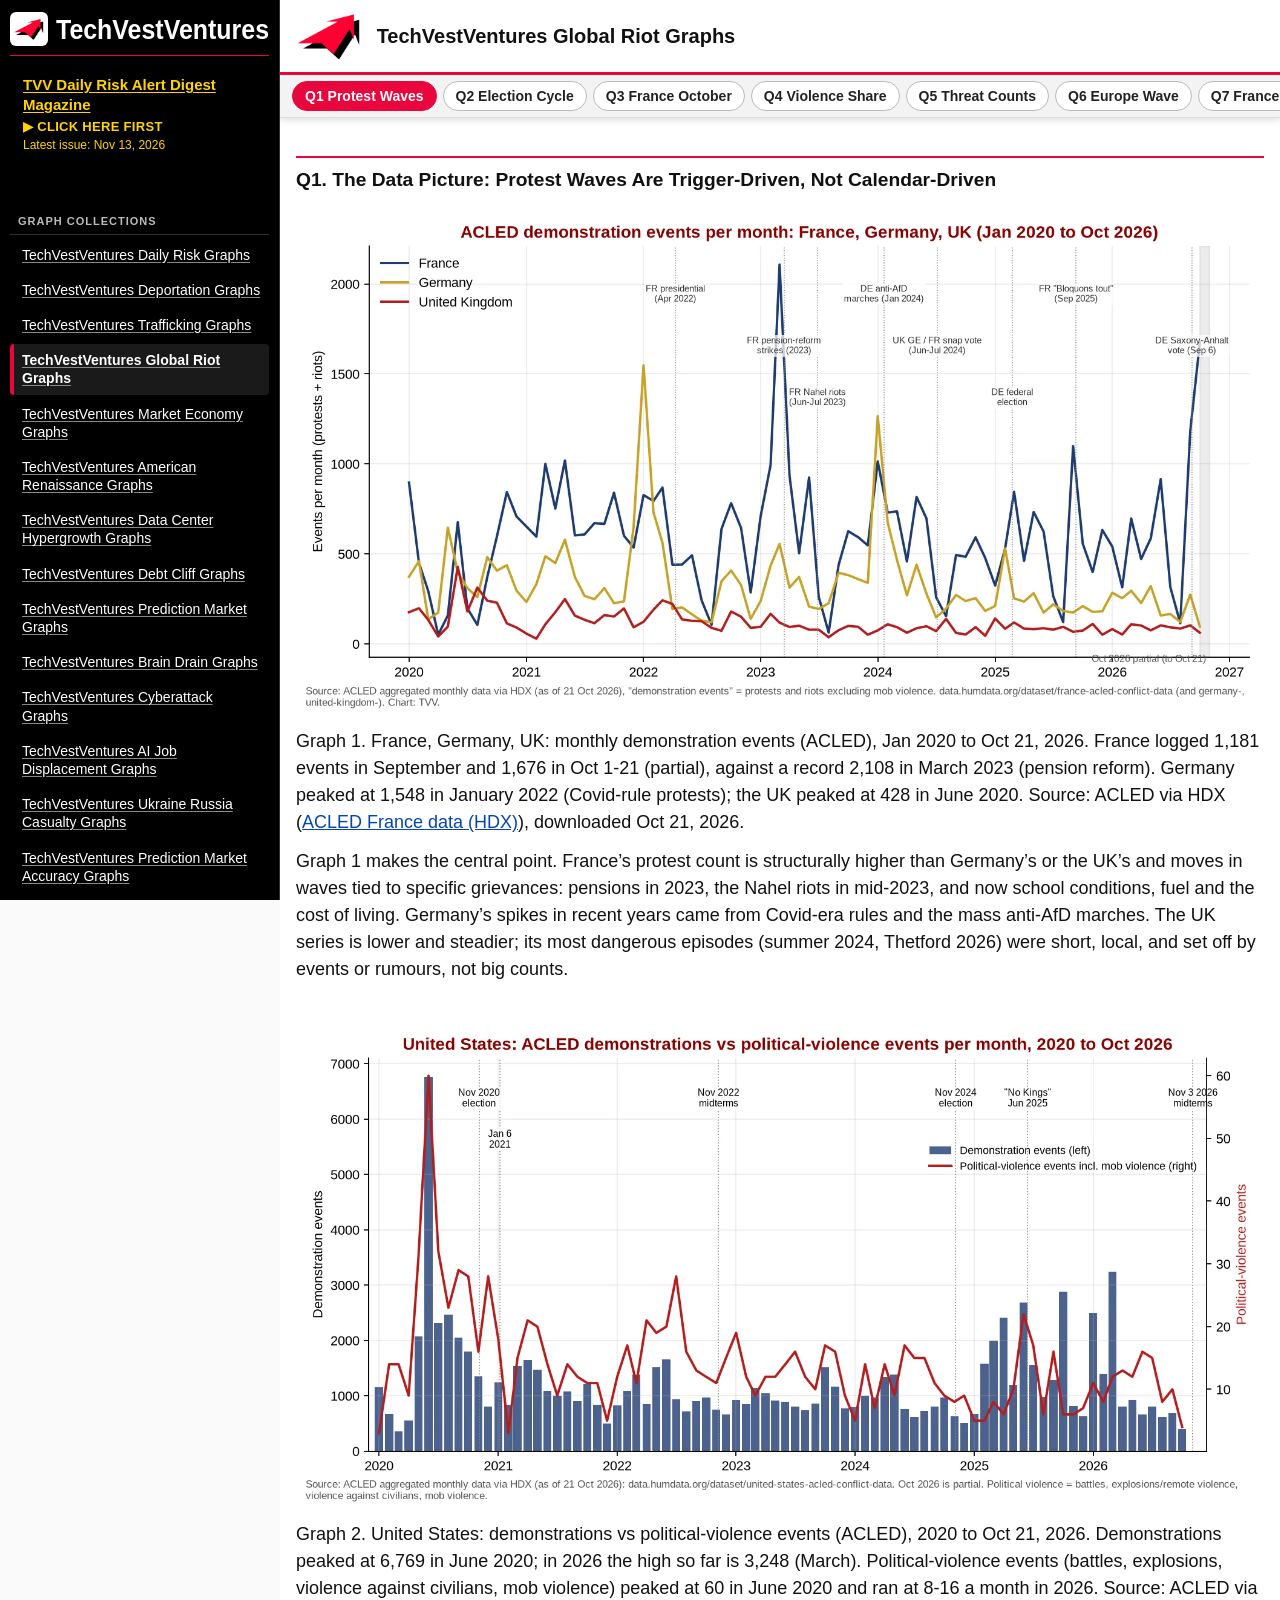
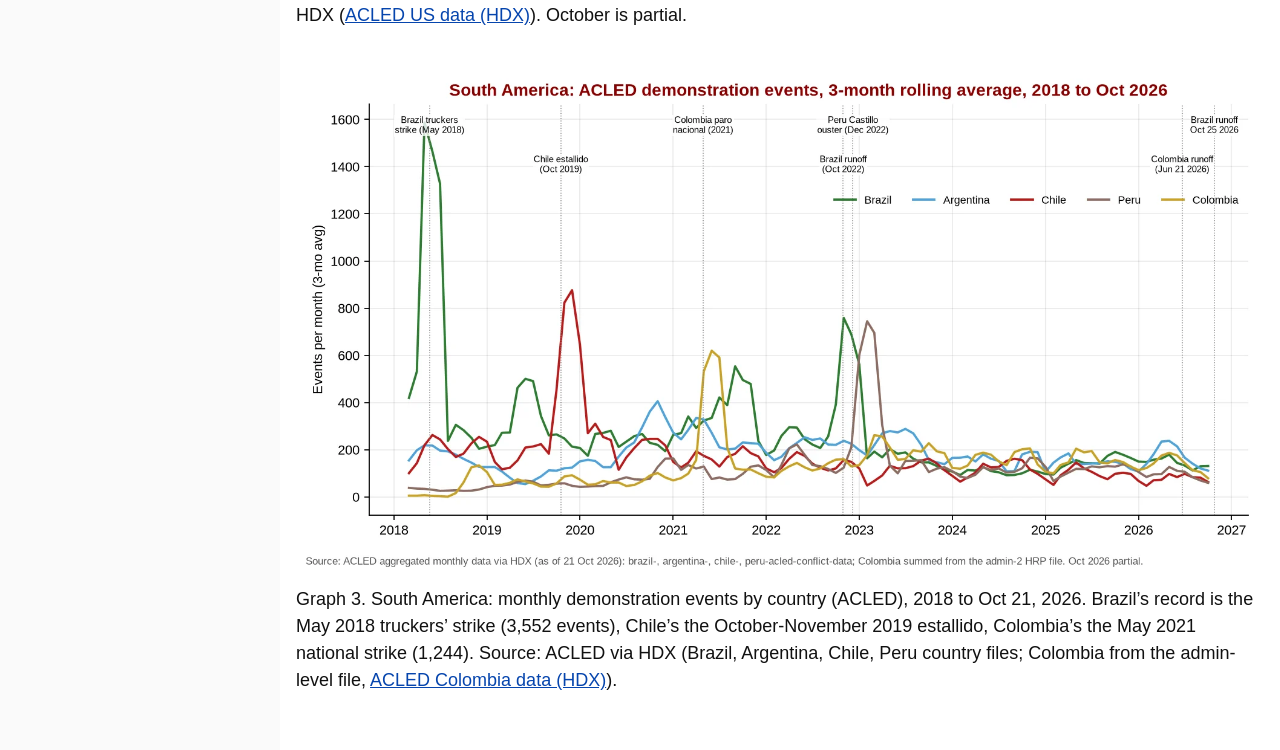
<file: index.html>
<!doctype html><html lang="en"><head><meta charset="utf-8"><meta name="viewport" content="width=device-width,initial-scale=1"><title>TechVestVentures Global Riot Graphs</title><link rel="icon" href="assets/favicon.svg" type="image/svg+xml"><link rel="icon" href="assets/favicon-32.png" sizes="32x32" type="image/png"><link rel="apple-touch-icon" href="assets/apple-touch-icon.png"><link rel="stylesheet" href="assets/style.css"></head><body><nav id="tvvnav" aria-label="TechVestVentures sites"><details open><summary><span class="mark"><img src="[data-uri]" alt="TechVest logo"></span><svg class="word" viewBox="0 0 214 32" preserveAspectRatio="xMinYMid meet" role="img" aria-label="TechVestVentures"><text x="0" y="26" textLength="214" lengthAdjust="spacingAndGlyphs" font-family="Arial,Helvetica,sans-serif" font-weight="700" font-size="28" fill="#fff">TechVestVentures</text></svg></summary><a class="mag" href="https://atlantean2.github.io/tvv-daily-risk-alert-digest/"><span class="t">TVV Daily Risk Alert Digest Magazine</span><span class="cta">&#9654; click here first</span><span class="sub">Latest issue: Nov 13, 2026</span></a><div class="sp2" aria-hidden="true"></div><div class="grp">Graph Collections</div><a href="https://atlantean2.github.io/tvv-daily-risk-graphs/">TechVestVentures Daily Risk Graphs</a><a href="https://atlantean2.github.io/tvv-deportation-graphs/">TechVestVentures Deportation Graphs</a><a href="https://atlantean2.github.io/tvv-trafficking-graphs/">TechVestVentures Trafficking Graphs</a><a class="cur" href="https://atlantean2.github.io/tvv-global-riot-graphs/" aria-current="page">TechVestVentures Global Riot Graphs</a><a href="https://atlantean2.github.io/tvv-market-economy-graphs/">TechVestVentures Market Economy Graphs</a><a href="https://atlantean2.github.io/tvv-american-renaissance-graphs/">TechVestVentures American Renaissance Graphs</a><a href="https://atlantean2.github.io/tvv-data-center-hypergrowth-graphs/">TechVestVentures Data Center Hypergrowth Graphs</a><a href="https://atlantean2.github.io/tvv-debt-cliff-graphs/">TechVestVentures Debt Cliff Graphs</a><a href="https://atlantean2.github.io/tvv-prediction-market-graphs/">TechVestVentures Prediction Market Graphs</a><a href="https://atlantean2.github.io/tvv-brain-drain-graphs/">TechVestVentures Brain Drain Graphs</a><a href="https://atlantean2.github.io/tvv-cyberattack-graphs/">TechVestVentures Cyberattack Graphs</a><a href="https://atlantean2.github.io/tvv-ai-job-displacement-graphs/">TechVestVentures AI Job Displacement Graphs</a><a href="https://atlantean2.github.io/tvv-ukraine-russia-casualty-graphs/">TechVestVentures Ukraine Russia Casualty Graphs</a><a href="https://atlantean2.github.io/tvv-prediction-market-accuracy-graphs/">TechVestVentures Prediction Market Accuracy Graphs</a><a href="https://atlantean2.github.io/tvv-longevity-health-graphs/">TechVestVentures Longevity Health Graphs</a><div class="sp5" aria-hidden="true"></div><div class="grp gold">Essays</div><a class="ess" href="https://atlantean2.github.io/tvv-daily-risk-alert-digest/essays/ai-job-displacement.html">AI Job Displacement</a><a class="ess" href="https://atlantean2.github.io/tvv-daily-risk-alert-digest/essays/prediction-markets.html">Prediction Markets</a><a class="ess" href="https://atlantean2.github.io/tvv-daily-risk-alert-digest/essays/ukraine-russia-casualty-claims.html">Ukraine vs Russia: Casualty Claims</a><div class="sp5" aria-hidden="true"></div><div class="grp teal">Longevity Watch</div><a class="lwd" href="https://atlantean2.github.io/tvv-longevity-watcher-digest/"><span class="t">Longevity Watch</span><span class="cta">&#9654; weekly digest</span><span class="sub">New issue every Friday</span></a></details></nav><script>(function(){var d=document.querySelector('#tvvnav details');function f(){if(innerWidth>900)d.open=true}f();addEventListener('resize',f)})()</script><div id="top"><header><img src="assets/logo.png" alt="TVV logo"><h1>TechVestVentures Global Riot Graphs</h1></header><nav id="tabs" role="tablist" aria-label="Sections"><button role="tab" data-d="Q1" aria-selected="false">Q1 Protest Waves</button><button role="tab" data-d="Q2" aria-selected="false">Q2 Election Cycle</button><button role="tab" data-d="Q3" aria-selected="false">Q3 France October</button><button role="tab" data-d="Q4" aria-selected="false">Q4 Violence Share</button><button role="tab" data-d="Q5" aria-selected="false">Q5 Threat Counts</button><button role="tab" data-d="Q6" aria-selected="false">Q6 Europe Wave</button><button role="tab" data-d="Q7" aria-selected="false">Q7 France Week Two</button><button role="tab" data-d="Q8" aria-selected="false">Q8 France Week 3</button><button role="tab" data-d="Q9" aria-selected="false">Q9 France Week 4</button><button role="tab" data-d="Q10" aria-selected="false">Q10 Protest Surge</button><button role="tab" data-d="Q11" aria-selected="false">Q11 Violence Pulse</button><button role="tab" data-d="sources" aria-selected="false">Sources</button></nav></div><main id="content"></main><script>const tabs=[...document.querySelectorAll('#tabs button')],m=document.getElementById('content'),ds=tabs.map(t=>t.dataset.d);
async function show(d){if(!ds.includes(d))d=ds[0];tabs.forEach(t=>t.setAttribute('aria-selected',t.dataset.d==d));
document.querySelector(`#tabs [data-d="${d}"]`).scrollIntoView({inline:'nearest',block:'nearest'});
m.innerHTML='<p>Loading…</p>';try{const r=await fetch('issues/'+d+'.html',{cache:'no-cache'});const doc=new DOMParser().parseFromString(await r.text(),'text/html');
const c=doc.querySelector('#issue');c.querySelectorAll('img').forEach(i=>i.setAttribute('src','issues/'+i.getAttribute('src')));
c.querySelectorAll('a[href]').forEach(a=>{const h=a.getAttribute('href');if(!/^(https?:|#)/.test(h))a.setAttribute('href','issues/'+h);if(/^http/.test(h)){a.target='_blank';a.rel='noopener'}});m.innerHTML=c.innerHTML;document.title=TT+' — '+(tabs.find(t=>t.dataset.d==d).textContent);window.scrollTo(0,0)}
catch(e){m.innerHTML='<p>Could not load '+d+'.</p>'}}
const TT=document.title;tabs.forEach(t=>t.onclick=()=>{location.hash=t.dataset.d});
addEventListener('hashchange',()=>show(location.hash.slice(1)));show(location.hash.slice(1));</script></body></html>
</file>
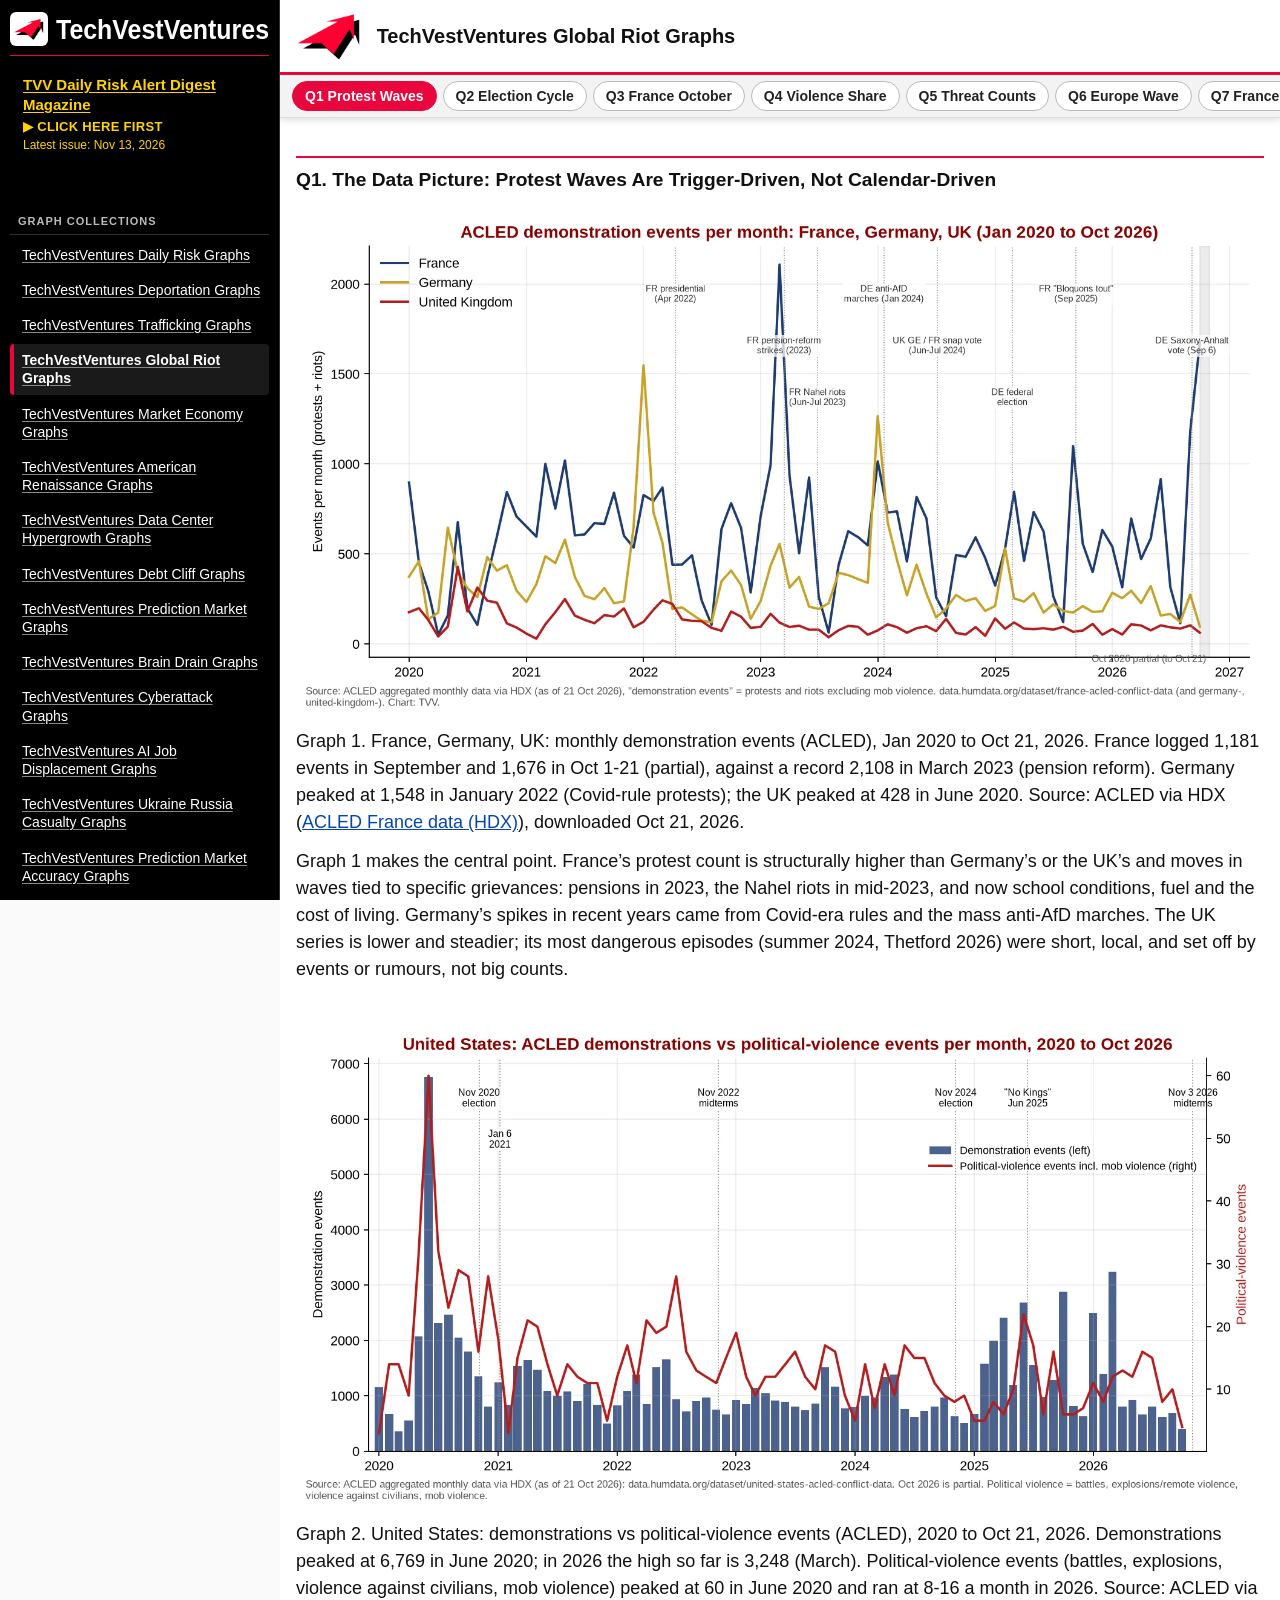
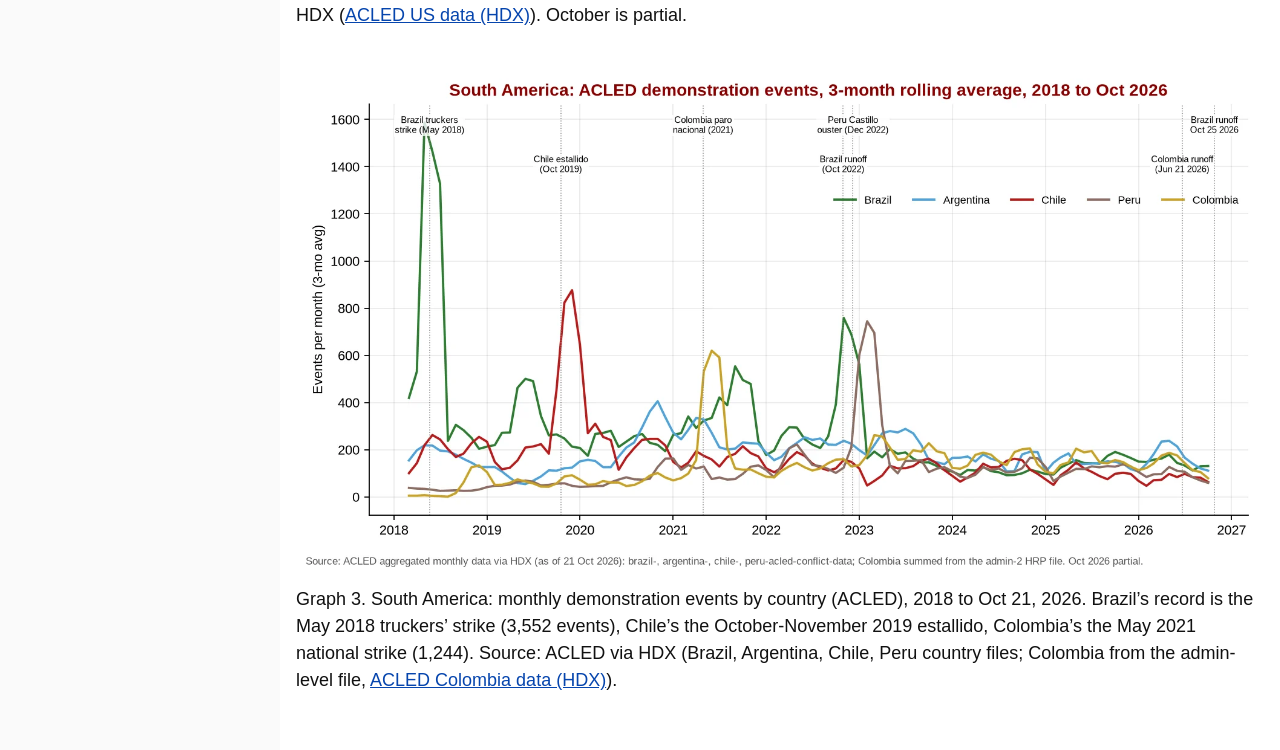
<file: issues/Q1.html>
<!doctype html><html lang="en"><head><meta charset="utf-8"><meta name="viewport" content="width=device-width,initial-scale=1"><title>TechVestVentures Global Riot Graphs — Q1</title><link rel="icon" href="../assets/favicon.svg" type="image/svg+xml"><link rel="icon" href="../assets/favicon-32.png" sizes="32x32" type="image/png"><link rel="apple-touch-icon" href="../assets/apple-touch-icon.png"><link rel="stylesheet" href="../assets/style.css"><script>if(!/[?&]raw/.test(location.search))location.replace("../index.html#Q1")</script></head><body><main id="issue"><h2 class="desk">Q1. The Data Picture: Protest Waves Are Trigger-Driven, Not Calendar-Driven</h2><figure class="g"><img src="img/G01.webp" alt="Graph 1" loading="lazy"><figcaption><p>Graph 1. France, Germany, UK: monthly demonstration events (ACLED), Jan 2020 to Oct 21, 2026. France logged 1,181 events in September and 1,676 in Oct 1-21 (partial), against a record 2,108 in March 2023 (pension reform). Germany peaked at 1,548 in January 2022 (Covid-rule protests); the UK peaked at 428 in June 2020. Source: ACLED via HDX (<a href="https://data.humdata.org/dataset/france-acled-conflict-data" target="_blank" rel="noopener">ACLED France data (HDX)</a>), downloaded Oct 21, 2026.</p><p>Graph 1 makes the central point. France’s protest count is structurally higher than Germany’s or the UK’s and moves in waves tied to specific grievances: pensions in 2023, the Nahel riots in mid-2023, and now school conditions, fuel and the cost of living. Germany’s spikes in recent years came from Covid-era rules and the mass anti-AfD marches. The UK series is lower and steadier; its most dangerous episodes (summer 2024, Thetford 2026) were short, local, and set off by events or rumours, not big counts.</p></figcaption></figure>
<figure class="g"><img src="img/G02.webp" alt="Graph 2" loading="lazy"><figcaption><p>Graph 2. United States: demonstrations vs political-violence events (ACLED), 2020 to Oct 21, 2026. Demonstrations peaked at 6,769 in June 2020; in 2026 the high so far is 3,248 (March). Political-violence events (battles, explosions, violence against civilians, mob violence) peaked at 60 in June 2020 and ran at 8-16 a month in 2026. Source: ACLED via HDX (<a href="https://data.humdata.org/dataset/united-states-acled-conflict-data" target="_blank" rel="noopener">ACLED US data (HDX)</a>). October is partial.</p></figcaption></figure>
<figure class="g"><img src="img/G03.webp" alt="Graph 3" loading="lazy"><figcaption><p>Graph 3. South America: monthly demonstration events by country (ACLED), 2018 to Oct 21, 2026. Brazil’s record is the May 2018 truckers’ strike (3,552 events), Chile’s the October-November 2019 estallido, Colombia’s the May 2021 national strike (1,244). Source: ACLED via HDX (Brazil, Argentina, Chile, Peru country files; Colombia from the admin-level file, <a href="https://data.humdata.org/dataset/colombia-acled-conflict-data" target="_blank" rel="noopener">ACLED Colombia data (HDX)</a>).</p></figcaption></figure></main></body></html>
</file>
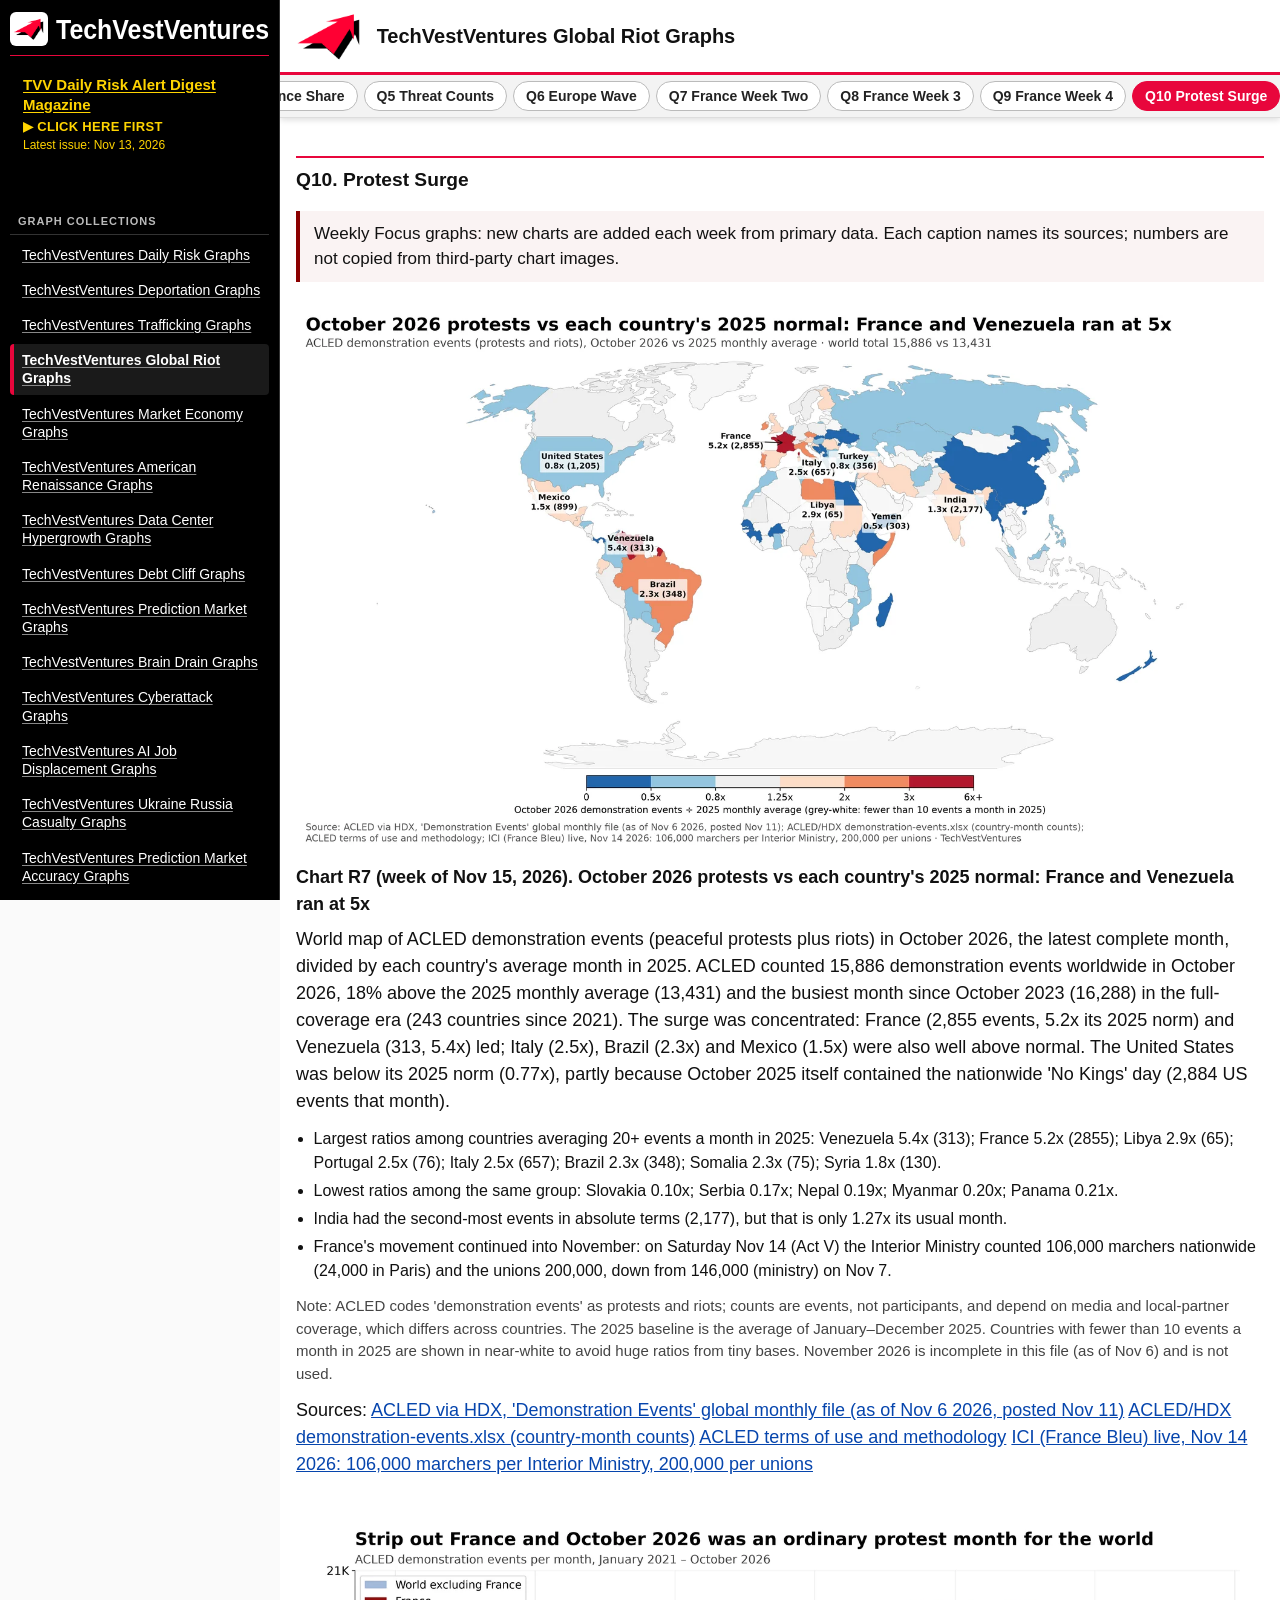
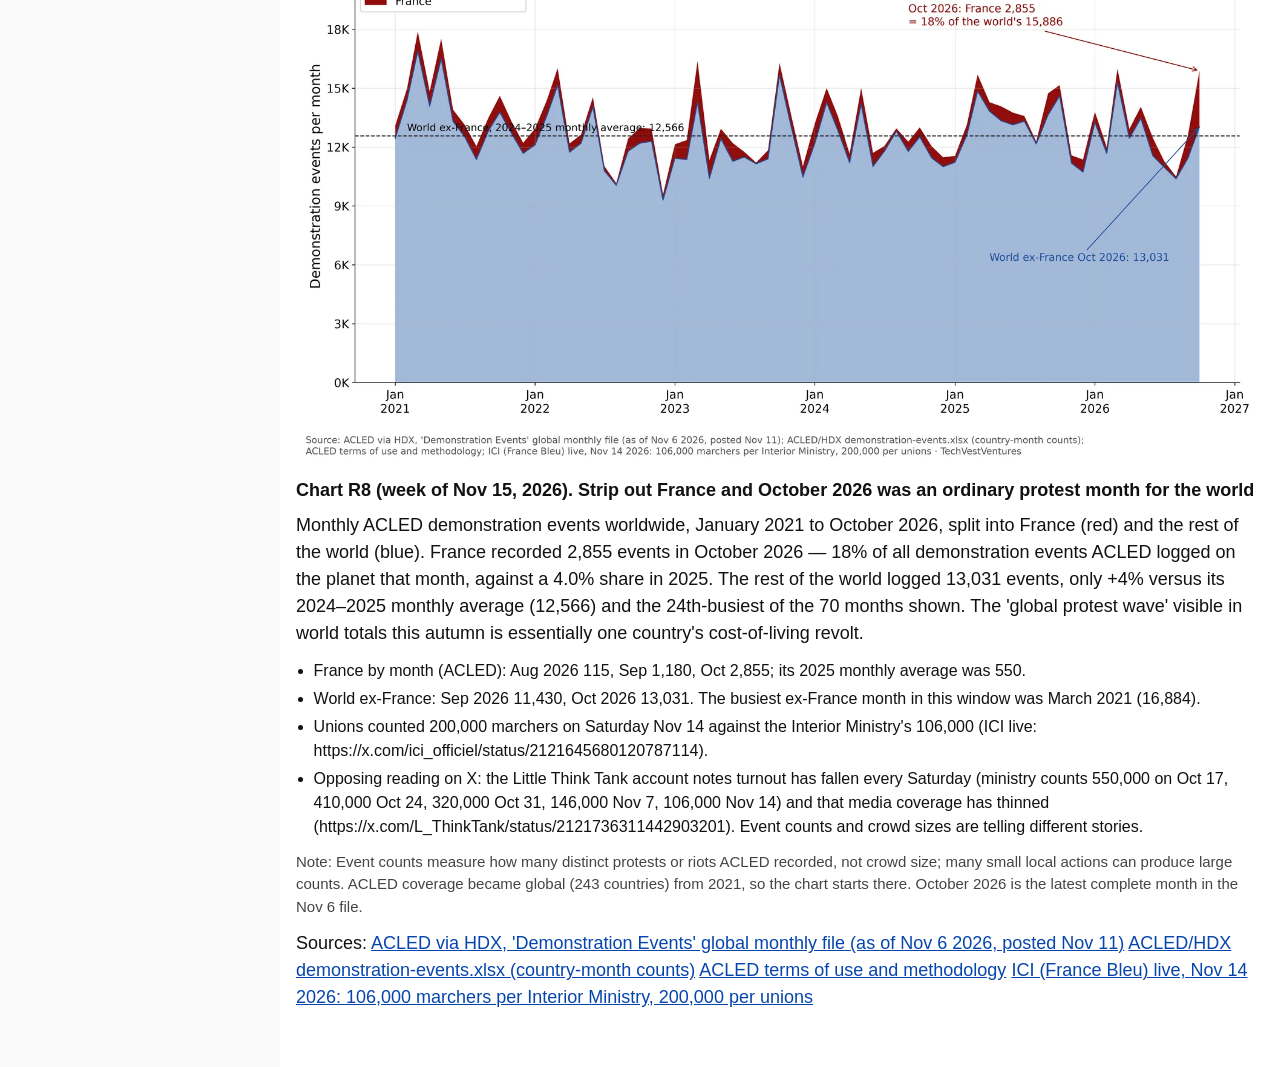
<file: issues/Q10.html>
<!doctype html><html lang="en"><head><meta charset="utf-8"><meta name="viewport" content="width=device-width,initial-scale=1"><title>TechVestVentures Global Riot Graphs — Q10</title><link rel="icon" href="../assets/favicon.svg" type="image/svg+xml"><link rel="icon" href="../assets/favicon-32.png" sizes="32x32" type="image/png"><link rel="apple-touch-icon" href="../assets/apple-touch-icon.png"><link rel="stylesheet" href="../assets/style.css"><script>if(!/[?&]raw/.test(location.search))location.replace("../index.html#Q10")</script></head><body><main id="issue"><h2 class="desk">Q10. Protest Surge</h2><div class="wk">Weekly Focus graphs: new charts are added each week from primary data. Each caption names its sources; numbers are not copied from third-party chart images.</div><figure class="g w"><img src="img/W2026-11-15-R7.webp" alt="October 2026 protests vs each country&#x27;s 2025 normal: France and Venezuela ran at 5x" loading="lazy"><figcaption><span class="t">Chart R7 (week of Nov 15, 2026). October 2026 protests vs each country&#x27;s 2025 normal: France and Venezuela ran at 5x</span><p>World map of ACLED demonstration events (peaceful protests plus riots) in October 2026, the latest complete month, divided by each country&#x27;s average month in 2025. ACLED counted 15,886 demonstration events worldwide in October 2026, 18% above the 2025 monthly average (13,431) and the busiest month since October 2023 (16,288) in the full-coverage era (243 countries since 2021). The surge was concentrated: France (2,855 events, 5.2x its 2025 norm) and Venezuela (313, 5.4x) led; Italy (2.5x), Brazil (2.3x) and Mexico (1.5x) were also well above normal. The United States was below its 2025 norm (0.77x), partly because October 2025 itself contained the nationwide &#x27;No Kings&#x27; day (2,884 US events that month).</p><ul><li>Largest ratios among countries averaging 20+ events a month in 2025: Venezuela 5.4x (313); France 5.2x (2855); Libya 2.9x (65); Portugal 2.5x (76); Italy 2.5x (657); Brazil 2.3x (348); Somalia 2.3x (75); Syria 1.8x (130).</li><li>Lowest ratios among the same group: Slovakia 0.10x; Serbia 0.17x; Nepal 0.19x; Myanmar 0.20x; Panama 0.21x.</li><li>India had the second-most events in absolute terms (2,177), but that is only 1.27x its usual month.</li><li>France&#x27;s movement continued into November: on Saturday Nov 14 (Act V) the Interior Ministry counted 106,000 marchers nationwide (24,000 in Paris) and the unions 200,000, down from 146,000 (ministry) on Nov 7.</li></ul><p class="nt">Note: ACLED codes &#x27;demonstration events&#x27; as protests and riots; counts are events, not participants, and depend on media and local-partner coverage, which differs across countries. The 2025 baseline is the average of January–December 2025. Countries with fewer than 10 events a month in 2025 are shown in near-white to avoid huge ratios from tiny bases. November 2026 is incomplete in this file (as of Nov 6) and is not used.</p><p>Sources: <a href="https://data.humdata.org/dataset/demonstration-events">ACLED via HDX, &#x27;Demonstration Events&#x27; global monthly file (as of Nov 6 2026, posted Nov 11)</a> <a href="https://data.humdata.org/dataset/c946742e-cf48-4d8f-8338-4f030768ca14/resource/4f98e767-d28d-4711-b575-ded17a0421ce/download/demonstration-events.xlsx">ACLED/HDX demonstration-events.xlsx (country-month counts)</a> <a href="https://acleddata.com/terms-of-use/">ACLED terms of use and methodology</a> <a href="https://x.com/ici_officiel/status/2121645680120787114">ICI (France Bleu) live, Nov 14 2026: 106,000 marchers per Interior Ministry, 200,000 per unions</a></p></figcaption></figure>
<figure class="g w"><img src="img/W2026-11-15-R8.webp" alt="Strip out France and October 2026 was an ordinary protest month for the world" loading="lazy"><figcaption><span class="t">Chart R8 (week of Nov 15, 2026). Strip out France and October 2026 was an ordinary protest month for the world</span><p>Monthly ACLED demonstration events worldwide, January 2021 to October 2026, split into France (red) and the rest of the world (blue). France recorded 2,855 events in October 2026 — 18% of all demonstration events ACLED logged on the planet that month, against a 4.0% share in 2025. The rest of the world logged 13,031 events, only +4% versus its 2024–2025 monthly average (12,566) and the 24th-busiest of the 70 months shown. The &#x27;global protest wave&#x27; visible in world totals this autumn is essentially one country&#x27;s cost-of-living revolt.</p><ul><li>France by month (ACLED): Aug 2026 115, Sep 1,180, Oct 2,855; its 2025 monthly average was 550.</li><li>World ex-France: Sep 2026 11,430, Oct 2026 13,031. The busiest ex-France month in this window was March 2021 (16,884).</li><li>Unions counted 200,000 marchers on Saturday Nov 14 against the Interior Ministry&#x27;s 106,000 (ICI live: https://x.com/ici_officiel/status/2121645680120787114).</li><li>Opposing reading on X: the Little Think Tank account notes turnout has fallen every Saturday (ministry counts 550,000 on Oct 17, 410,000 Oct 24, 320,000 Oct 31, 146,000 Nov 7, 106,000 Nov 14) and that media coverage has thinned (https://x.com/L_ThinkTank/status/2121736311442903201). Event counts and crowd sizes are telling different stories.</li></ul><p class="nt">Note: Event counts measure how many distinct protests or riots ACLED recorded, not crowd size; many small local actions can produce large counts. ACLED coverage became global (243 countries) from 2021, so the chart starts there. October 2026 is the latest complete month in the Nov 6 file.</p><p>Sources: <a href="https://data.humdata.org/dataset/demonstration-events">ACLED via HDX, &#x27;Demonstration Events&#x27; global monthly file (as of Nov 6 2026, posted Nov 11)</a> <a href="https://data.humdata.org/dataset/c946742e-cf48-4d8f-8338-4f030768ca14/resource/4f98e767-d28d-4711-b575-ded17a0421ce/download/demonstration-events.xlsx">ACLED/HDX demonstration-events.xlsx (country-month counts)</a> <a href="https://acleddata.com/terms-of-use/">ACLED terms of use and methodology</a> <a href="https://x.com/ici_officiel/status/2121645680120787114">ICI (France Bleu) live, Nov 14 2026: 106,000 marchers per Interior Ministry, 200,000 per unions</a></p></figcaption></figure></main></body></html>
</file>
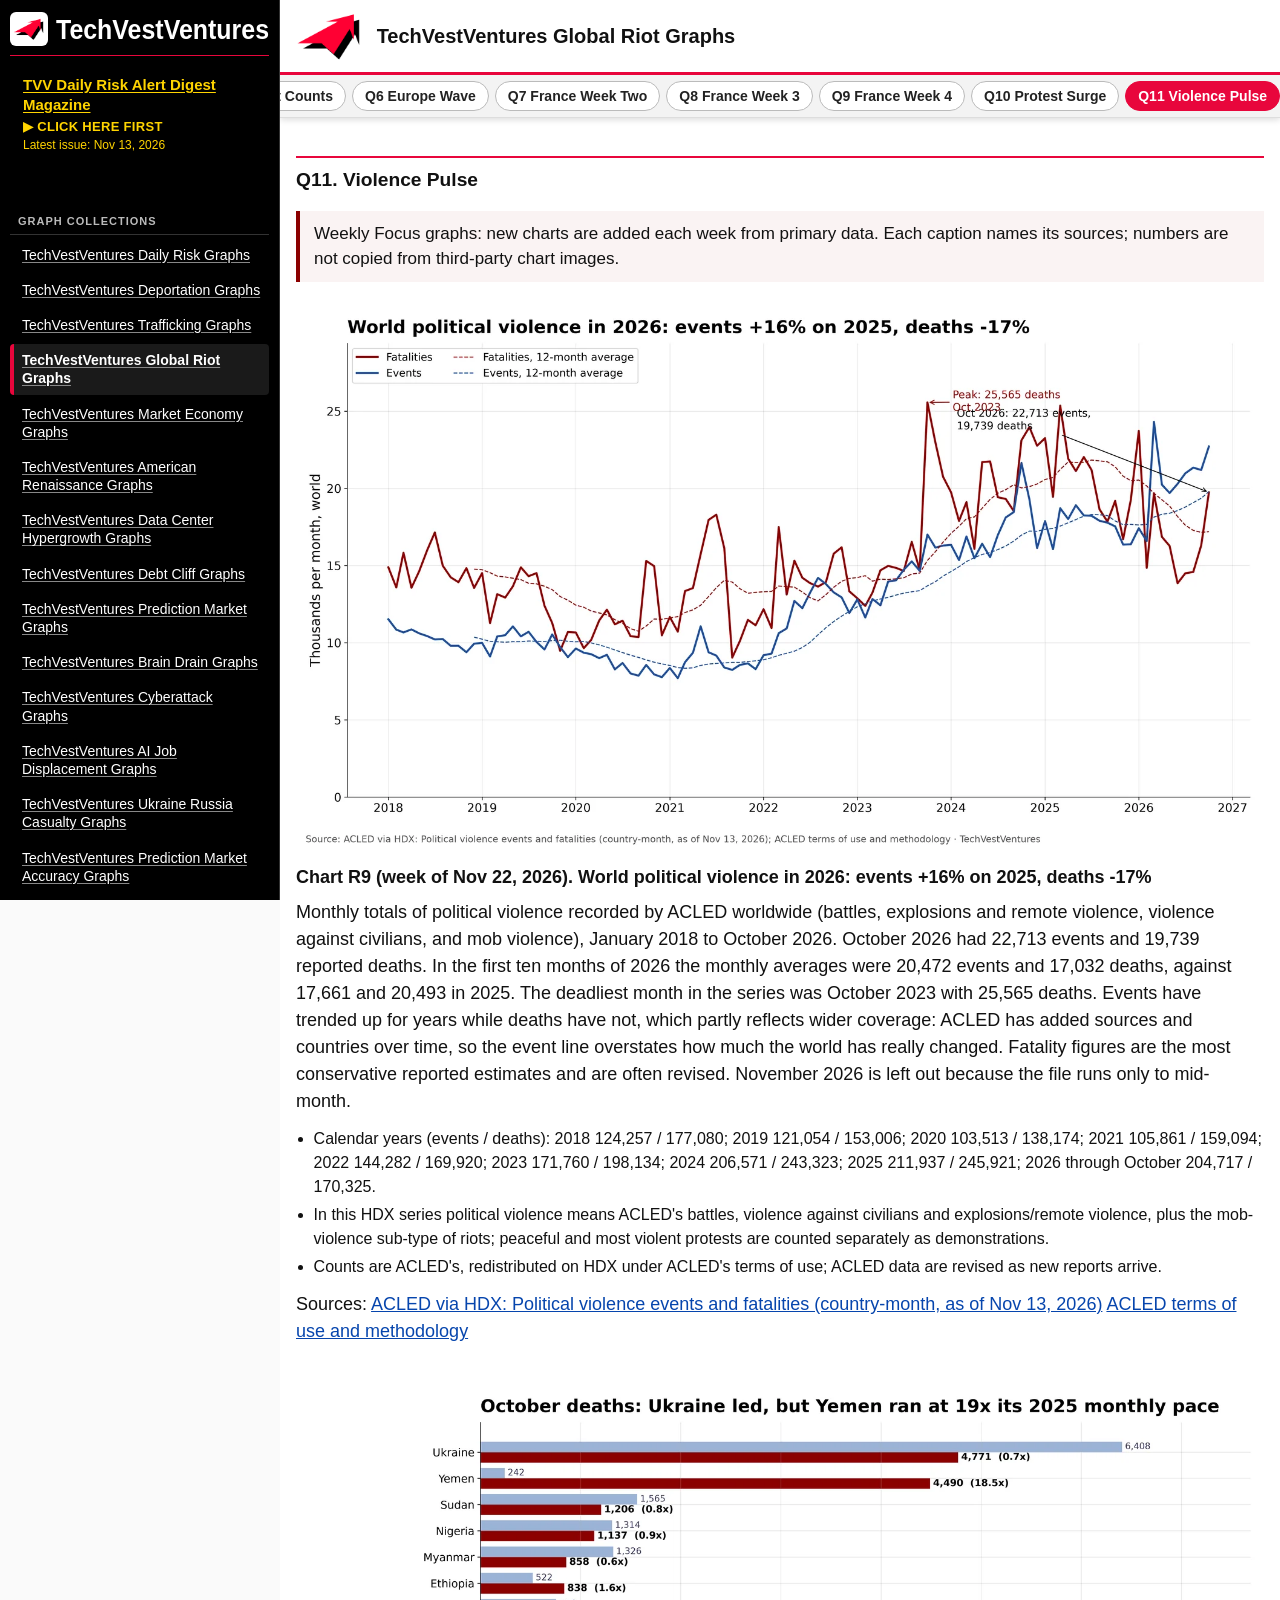
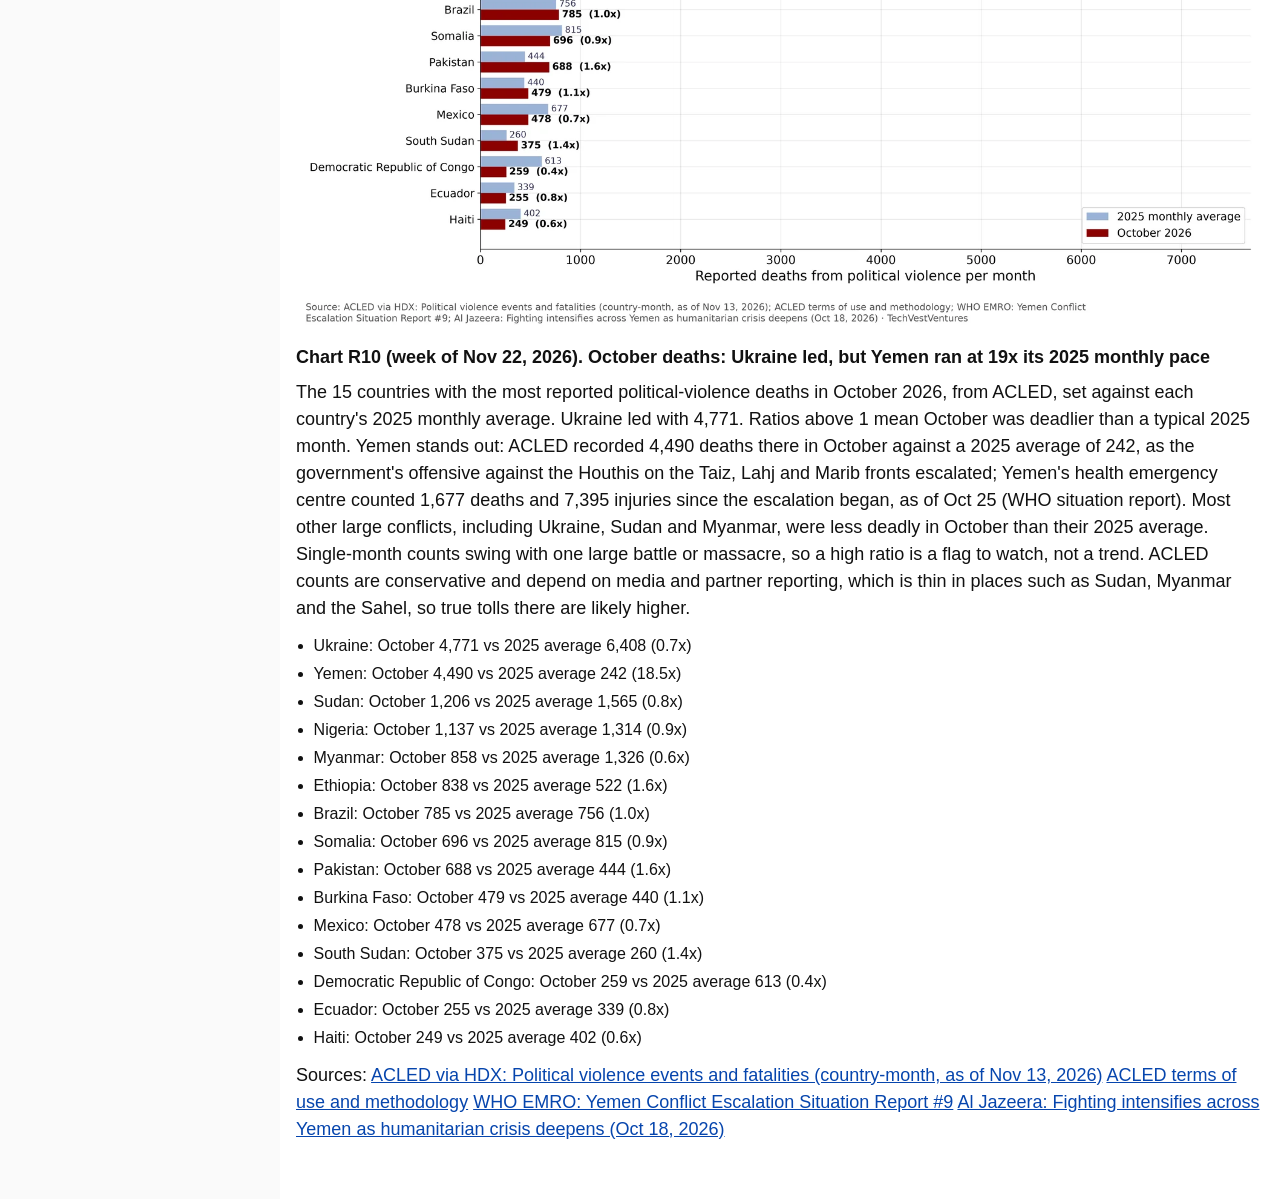
<file: issues/Q11.html>
<!doctype html><html lang="en"><head><meta charset="utf-8"><meta name="viewport" content="width=device-width,initial-scale=1"><title>TechVestVentures Global Riot Graphs — Q11</title><link rel="icon" href="../assets/favicon.svg" type="image/svg+xml"><link rel="icon" href="../assets/favicon-32.png" sizes="32x32" type="image/png"><link rel="apple-touch-icon" href="../assets/apple-touch-icon.png"><link rel="stylesheet" href="../assets/style.css"><script>if(!/[?&]raw/.test(location.search))location.replace("../index.html#Q11")</script></head><body><main id="issue"><h2 class="desk">Q11. Violence Pulse</h2><div class="wk">Weekly Focus graphs: new charts are added each week from primary data. Each caption names its sources; numbers are not copied from third-party chart images.</div><figure class="g w"><img src="img/W2026-11-22-R9.webp" alt="World political violence in 2026: events +16% on 2025, deaths -17%" loading="lazy"><figcaption><span class="t">Chart R9 (week of Nov 22, 2026). World political violence in 2026: events +16% on 2025, deaths -17%</span><p>Monthly totals of political violence recorded by ACLED worldwide (battles, explosions and remote violence, violence against civilians, and mob violence), January 2018 to October 2026. October 2026 had 22,713 events and 19,739 reported deaths. In the first ten months of 2026 the monthly averages were 20,472 events and 17,032 deaths, against 17,661 and 20,493 in 2025. The deadliest month in the series was October 2023 with 25,565 deaths. Events have trended up for years while deaths have not, which partly reflects wider coverage: ACLED has added sources and countries over time, so the event line overstates how much the world has really changed. Fatality figures are the most conservative reported estimates and are often revised. November 2026 is left out because the file runs only to mid-month.</p><ul><li>Calendar years (events / deaths): 2018 124,257 / 177,080; 2019 121,054 / 153,006; 2020 103,513 / 138,174; 2021 105,861 / 159,094; 2022 144,282 / 169,920; 2023 171,760 / 198,134; 2024 206,571 / 243,323; 2025 211,937 / 245,921; 2026 through October 204,717 / 170,325.</li><li>In this HDX series political violence means ACLED&#x27;s battles, violence against civilians and explosions/remote violence, plus the mob-violence sub-type of riots; peaceful and most violent protests are counted separately as demonstrations.</li><li>Counts are ACLED&#x27;s, redistributed on HDX under ACLED&#x27;s terms of use; ACLED data are revised as new reports arrive.</li></ul><p>Sources: <a href="https://data.humdata.org/dataset/political-violence-events-and-fatalities">ACLED via HDX: Political violence events and fatalities (country-month, as of Nov 13, 2026)</a> <a href="https://acleddata.com/terms-of-use/">ACLED terms of use and methodology</a></p></figcaption></figure>
<figure class="g w"><img src="img/W2026-11-22-R10.webp" alt="October deaths: Ukraine led, but Yemen ran at 19x its 2025 monthly pace" loading="lazy"><figcaption><span class="t">Chart R10 (week of Nov 22, 2026). October deaths: Ukraine led, but Yemen ran at 19x its 2025 monthly pace</span><p>The 15 countries with the most reported political-violence deaths in October 2026, from ACLED, set against each country&#x27;s 2025 monthly average. Ukraine led with 4,771. Ratios above 1 mean October was deadlier than a typical 2025 month. Yemen stands out: ACLED recorded 4,490 deaths there in October against a 2025 average of 242, as the government&#x27;s offensive against the Houthis on the Taiz, Lahj and Marib fronts escalated; Yemen&#x27;s health emergency centre counted 1,677 deaths and 7,395 injuries since the escalation began, as of Oct 25 (WHO situation report). Most other large conflicts, including Ukraine, Sudan and Myanmar, were less deadly in October than their 2025 average. Single-month counts swing with one large battle or massacre, so a high ratio is a flag to watch, not a trend. ACLED counts are conservative and depend on media and partner reporting, which is thin in places such as Sudan, Myanmar and the Sahel, so true tolls there are likely higher.</p><ul><li>Ukraine: October 4,771 vs 2025 average 6,408 (0.7x)</li><li>Yemen: October 4,490 vs 2025 average 242 (18.5x)</li><li>Sudan: October 1,206 vs 2025 average 1,565 (0.8x)</li><li>Nigeria: October 1,137 vs 2025 average 1,314 (0.9x)</li><li>Myanmar: October 858 vs 2025 average 1,326 (0.6x)</li><li>Ethiopia: October 838 vs 2025 average 522 (1.6x)</li><li>Brazil: October 785 vs 2025 average 756 (1.0x)</li><li>Somalia: October 696 vs 2025 average 815 (0.9x)</li><li>Pakistan: October 688 vs 2025 average 444 (1.6x)</li><li>Burkina Faso: October 479 vs 2025 average 440 (1.1x)</li><li>Mexico: October 478 vs 2025 average 677 (0.7x)</li><li>South Sudan: October 375 vs 2025 average 260 (1.4x)</li><li>Democratic Republic of Congo: October 259 vs 2025 average 613 (0.4x)</li><li>Ecuador: October 255 vs 2025 average 339 (0.8x)</li><li>Haiti: October 249 vs 2025 average 402 (0.6x)</li></ul><p>Sources: <a href="https://data.humdata.org/dataset/political-violence-events-and-fatalities">ACLED via HDX: Political violence events and fatalities (country-month, as of Nov 13, 2026)</a> <a href="https://acleddata.com/terms-of-use/">ACLED terms of use and methodology</a> <a href="https://www.emro.who.int/images/stories/yemen/Yemen-Conflict-Escalation-Situation-Report-09.pdf">WHO EMRO: Yemen Conflict Escalation Situation Report #9</a> <a href="https://www.aljazeera.com/news/2026/10/18/fighting-intensifies-across-yemen-as-humanitarian-crisis-deepens">Al Jazeera: Fighting intensifies across Yemen as humanitarian crisis deepens (Oct 18, 2026)</a></p></figcaption></figure></main></body></html>
</file>
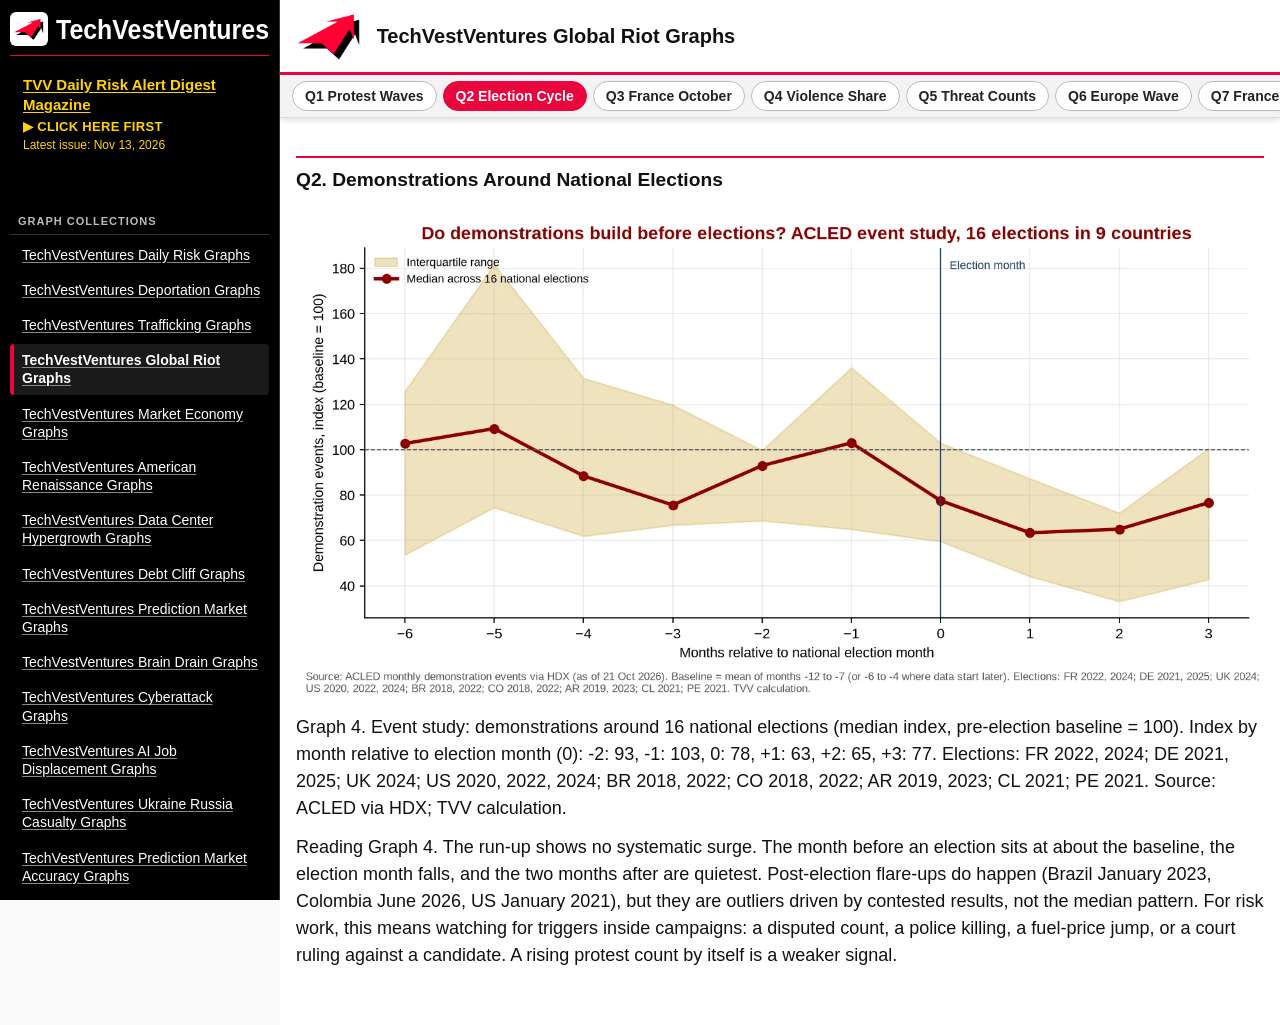
<file: issues/Q2.html>
<!doctype html><html lang="en"><head><meta charset="utf-8"><meta name="viewport" content="width=device-width,initial-scale=1"><title>TechVestVentures Global Riot Graphs — Q2</title><link rel="icon" href="../assets/favicon.svg" type="image/svg+xml"><link rel="icon" href="../assets/favicon-32.png" sizes="32x32" type="image/png"><link rel="apple-touch-icon" href="../assets/apple-touch-icon.png"><link rel="stylesheet" href="../assets/style.css"><script>if(!/[?&]raw/.test(location.search))location.replace("../index.html#Q2")</script></head><body><main id="issue"><h2 class="desk">Q2. Demonstrations Around National Elections</h2><figure class="g"><img src="img/G04.webp" alt="Graph 4" loading="lazy"><figcaption><p>Graph 4. Event study: demonstrations around 16 national elections (median index, pre-election baseline = 100). Index by month relative to election month (0): -2: 93, -1: 103, 0: 78, +1: 63, +2: 65, +3: 77. Elections: FR 2022, 2024; DE 2021, 2025; UK 2024; US 2020, 2022, 2024; BR 2018, 2022; CO 2018, 2022; AR 2019, 2023; CL 2021; PE 2021. Source: ACLED via HDX; TVV calculation.</p><p>Reading Graph 4. The run-up shows no systematic surge. The month before an election sits at about the baseline, the election month falls, and the two months after are quietest. Post-election flare-ups do happen (Brazil January 2023, Colombia June 2026, US January 2021), but they are outliers driven by contested results, not the median pattern. For risk work, this means watching for triggers inside campaigns: a disputed count, a police killing, a fuel-price jump, or a court ruling against a candidate. A rising protest count by itself is a weaker signal.</p></figcaption></figure></main></body></html>
</file>
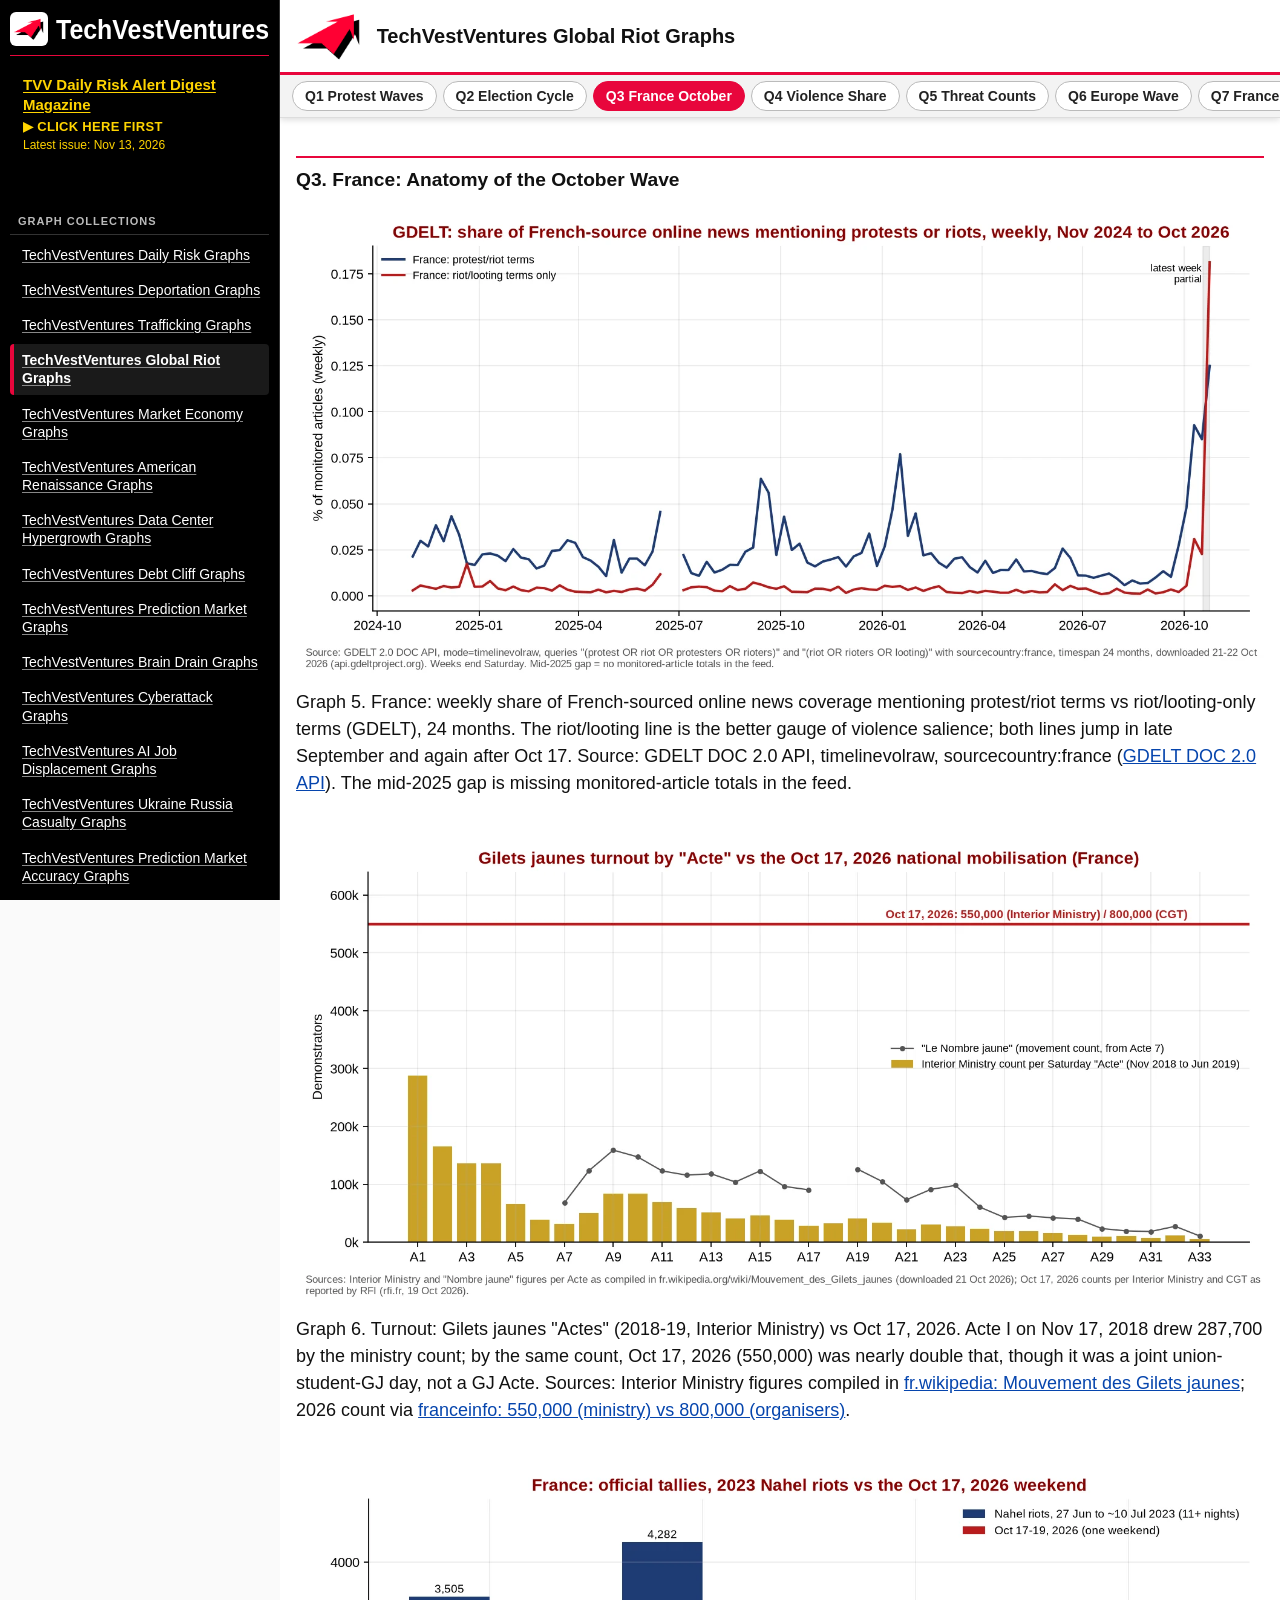
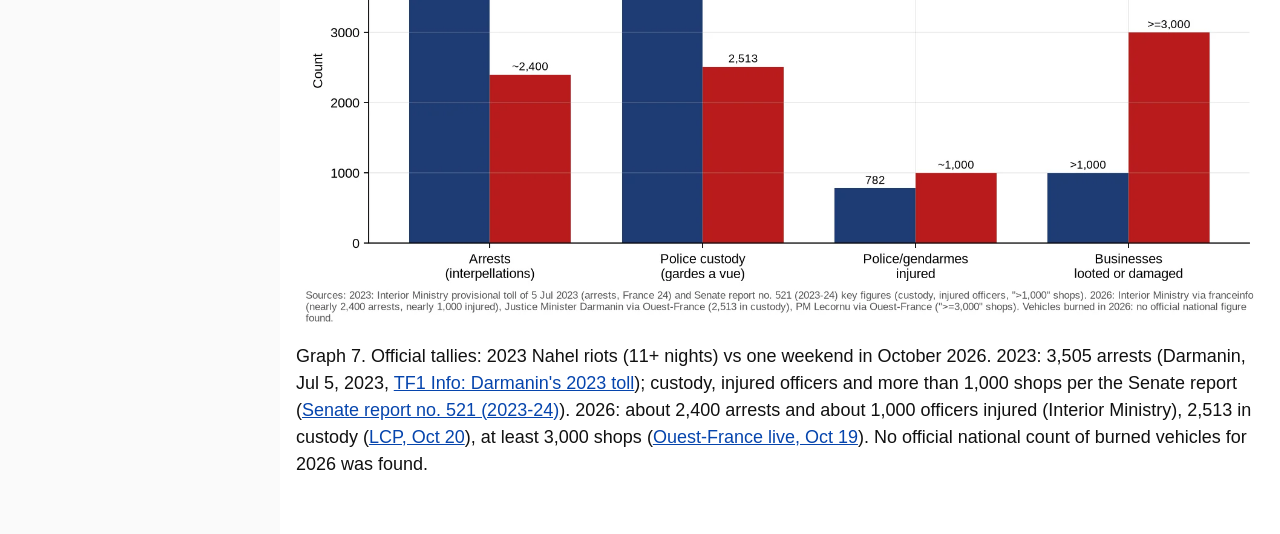
<file: issues/Q3.html>
<!doctype html><html lang="en"><head><meta charset="utf-8"><meta name="viewport" content="width=device-width,initial-scale=1"><title>TechVestVentures Global Riot Graphs — Q3</title><link rel="icon" href="../assets/favicon.svg" type="image/svg+xml"><link rel="icon" href="../assets/favicon-32.png" sizes="32x32" type="image/png"><link rel="apple-touch-icon" href="../assets/apple-touch-icon.png"><link rel="stylesheet" href="../assets/style.css"><script>if(!/[?&]raw/.test(location.search))location.replace("../index.html#Q3")</script></head><body><main id="issue"><h2 class="desk">Q3. France: Anatomy of the October Wave</h2><figure class="g"><img src="img/G05.webp" alt="Graph 5" loading="lazy"><figcaption><p>Graph 5. France: weekly share of French-sourced online news coverage mentioning protest/riot terms vs riot/looting-only terms (GDELT), 24 months. The riot/looting line is the better gauge of violence salience; both lines jump in late September and again after Oct 17. Source: GDELT DOC 2.0 API, timelinevolraw, sourcecountry:france (<a href="https://blog.gdeltproject.org/gdelt-doc-2-0-api-debuts/" target="_blank" rel="noopener">GDELT DOC 2.0 API</a>). The mid-2025 gap is missing monitored-article totals in the feed.</p></figcaption></figure>
<figure class="g"><img src="img/G06.webp" alt="Graph 6" loading="lazy"><figcaption><p>Graph 6. Turnout: Gilets jaunes &quot;Actes&quot; (2018-19, Interior Ministry) vs Oct 17, 2026. Acte I on Nov 17, 2018 drew 287,700 by the ministry count; by the same count, Oct 17, 2026 (550,000) was nearly double that, though it was a joint union-student-GJ day, not a GJ Acte. Sources: Interior Ministry figures compiled in <a href="https://fr.wikipedia.org/wiki/Mouvement_des_Gilets_jaunes" target="_blank" rel="noopener">fr.wikipedia: Mouvement des Gilets jaunes</a>; 2026 count via <a href="https://www.franceinfo.fr/economie/greve/mobilisation-du-17-octobre-800-000-personnes-ont-manifeste-dans-toute-la-france-selon-les-organisateurs-550-000-selon-le-ministre-de-l-interieur_8242081.html" target="_blank" rel="noopener">franceinfo: 550,000 (ministry) vs 800,000 (organisers)</a>.</p></figcaption></figure>
<figure class="g"><img src="img/G07.webp" alt="Graph 7" loading="lazy"><figcaption><p>Graph 7. Official tallies: 2023 Nahel riots (11+ nights) vs one weekend in October 2026. 2023: 3,505 arrests (Darmanin, Jul 5, 2023, <a href="https://www.tf1info.fr/justice-faits-divers/mort-de-nahel-gerald-darmanin-revele-les-chiffres-apres-une-semaine-de-violences-urbaines-2262684.html" target="_blank" rel="noopener">TF1 Info: Darmanin&#x27;s 2023 toll</a>); custody, injured officers and more than 1,000 shops per the Senate report (<a href="https://www.senat.fr/rap/r23-521/r23-521.html" target="_blank" rel="noopener">Senate report no. 521 (2023-24)</a>). 2026: about 2,400 arrests and about 1,000 officers injured (Interior Ministry), 2,513 in custody (<a href="https://lcp.fr/actualites/2513-gardes-a-vue-les-violences-du-17-octobre-s-invitent-dans-une-audition-de-gerald" target="_blank" rel="noopener">LCP, Oct 20</a>), at least 3,000 shops (<a href="https://www.ouest-france.fr/societe/manifestation/direct-manifestations-sebastien-lecornu-demande-aux-prefets-dinstaurer-des-couvre-feux-partiels-et-localises-025d6c92-e57f-4014-b92a-7627ffeb6608" target="_blank" rel="noopener">Ouest-France live, Oct 19</a>). No official national count of burned vehicles for 2026 was found.</p></figcaption></figure></main></body></html>
</file>
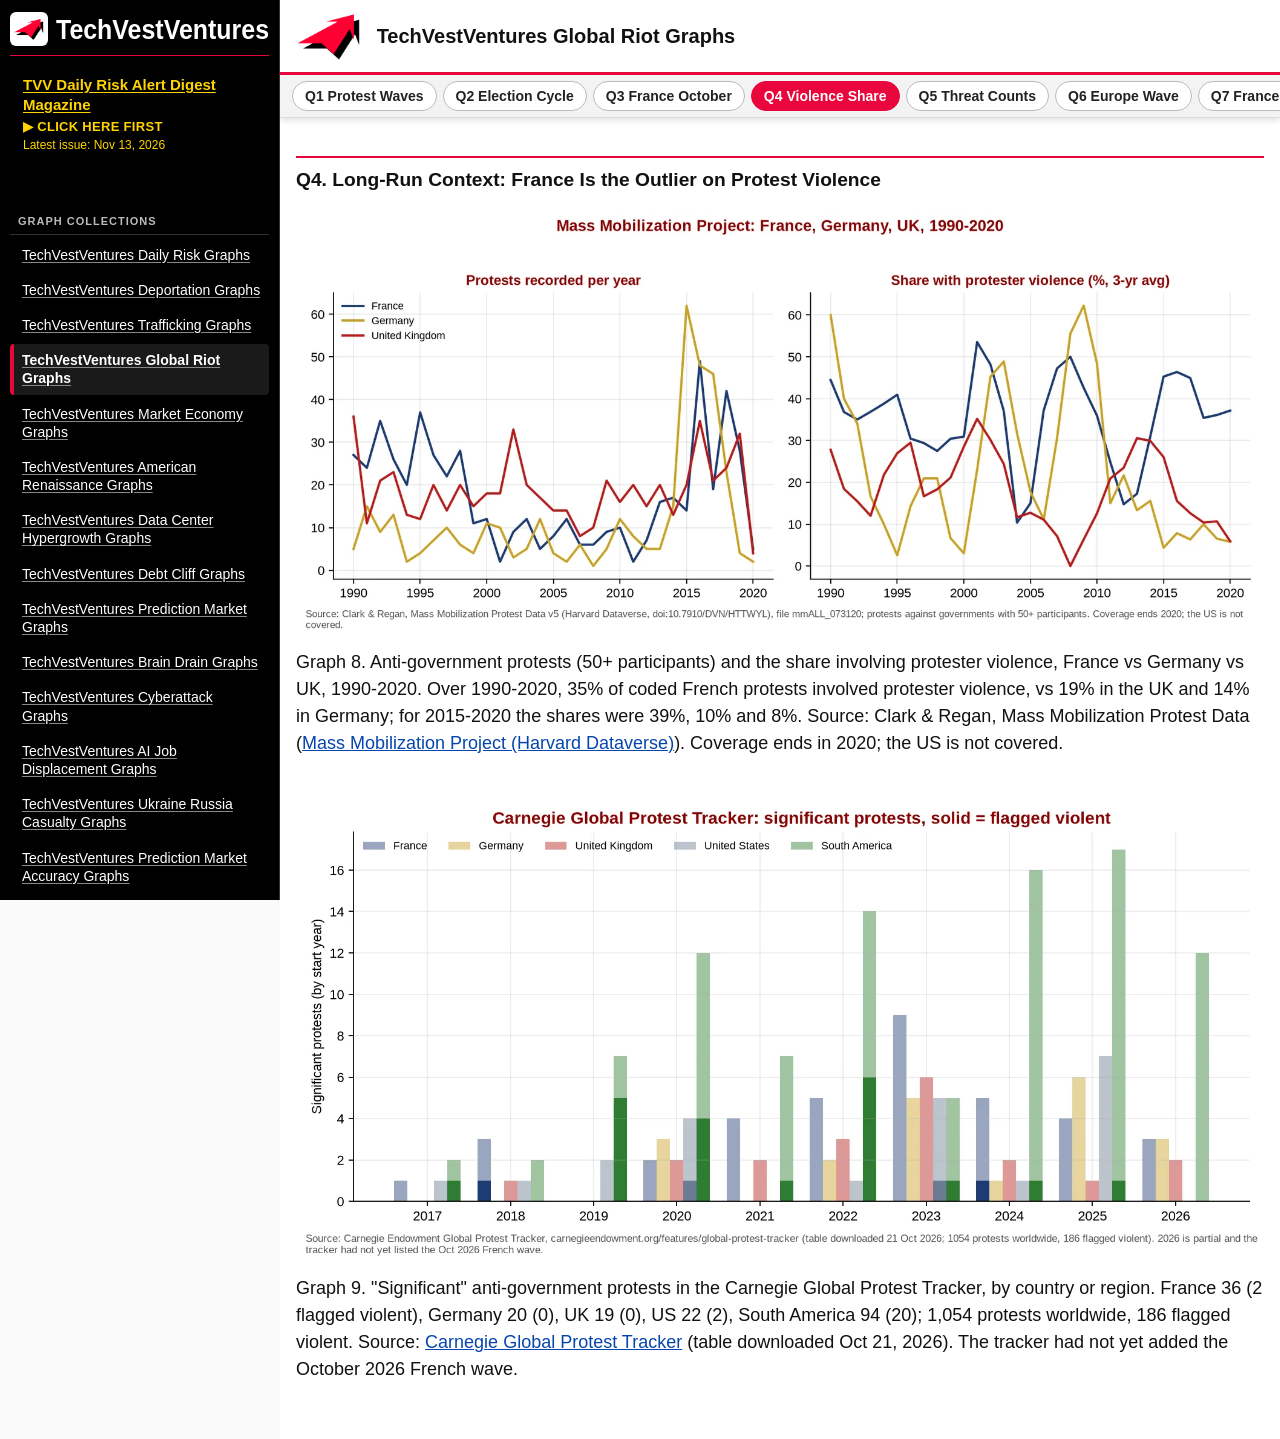
<file: issues/Q4.html>
<!doctype html><html lang="en"><head><meta charset="utf-8"><meta name="viewport" content="width=device-width,initial-scale=1"><title>TechVestVentures Global Riot Graphs — Q4</title><link rel="icon" href="../assets/favicon.svg" type="image/svg+xml"><link rel="icon" href="../assets/favicon-32.png" sizes="32x32" type="image/png"><link rel="apple-touch-icon" href="../assets/apple-touch-icon.png"><link rel="stylesheet" href="../assets/style.css"><script>if(!/[?&]raw/.test(location.search))location.replace("../index.html#Q4")</script></head><body><main id="issue"><h2 class="desk">Q4. Long-Run Context: France Is the Outlier on Protest Violence</h2><figure class="g"><img src="img/G08.webp" alt="Graph 8" loading="lazy"><figcaption><p>Graph 8. Anti-government protests (50+ participants) and the share involving protester violence, France vs Germany vs UK, 1990-2020. Over 1990-2020, 35% of coded French protests involved protester violence, vs 19% in the UK and 14% in Germany; for 2015-2020 the shares were 39%, 10% and 8%. Source: Clark &amp; Regan, Mass Mobilization Protest Data (<a href="https://dataverse.harvard.edu/dataset.xhtml?persistentId=doi:10.7910/DVN/HTTWYL" target="_blank" rel="noopener">Mass Mobilization Project (Harvard Dataverse)</a>). Coverage ends in 2020; the US is not covered.</p></figcaption></figure>
<figure class="g"><img src="img/G09.webp" alt="Graph 9" loading="lazy"><figcaption><p>Graph 9. &quot;Significant&quot; anti-government protests in the Carnegie Global Protest Tracker, by country or region. France 36 (2 flagged violent), Germany 20 (0), UK 19 (0), US 22 (2), South America 94 (20); 1,054 protests worldwide, 186 flagged violent. Source: <a href="https://carnegieendowment.org/features/global-protest-tracker" target="_blank" rel="noopener">Carnegie Global Protest Tracker</a> (table downloaded Oct 21, 2026). The tracker had not yet added the October 2026 French wave.</p></figcaption></figure></main></body></html>
</file>
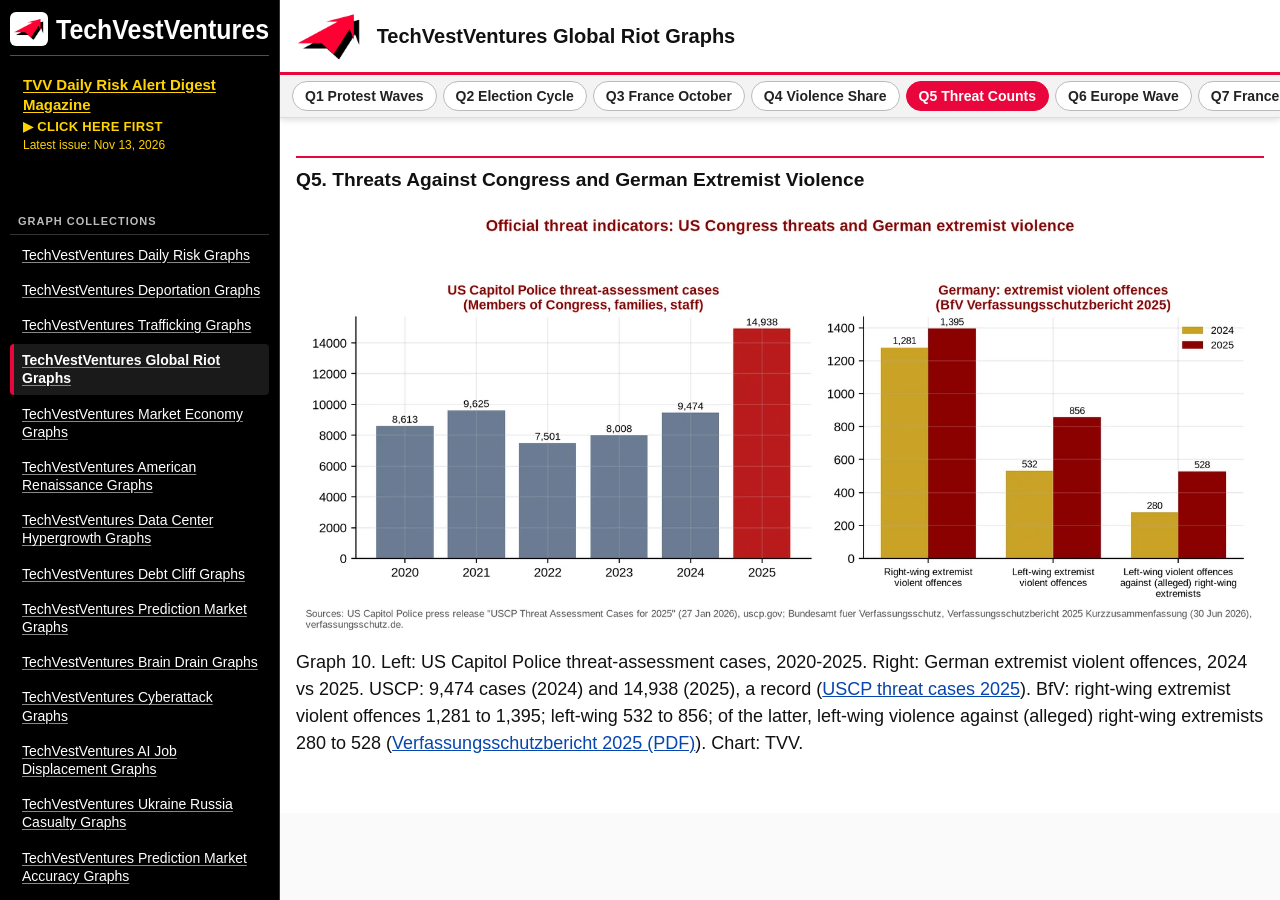
<file: issues/Q5.html>
<!doctype html><html lang="en"><head><meta charset="utf-8"><meta name="viewport" content="width=device-width,initial-scale=1"><title>TechVestVentures Global Riot Graphs — Q5</title><link rel="icon" href="../assets/favicon.svg" type="image/svg+xml"><link rel="icon" href="../assets/favicon-32.png" sizes="32x32" type="image/png"><link rel="apple-touch-icon" href="../assets/apple-touch-icon.png"><link rel="stylesheet" href="../assets/style.css"><script>if(!/[?&]raw/.test(location.search))location.replace("../index.html#Q5")</script></head><body><main id="issue"><h2 class="desk">Q5. Threats Against Congress and German Extremist Violence</h2><figure class="g"><img src="img/G10.webp" alt="Graph 10" loading="lazy"><figcaption><p>Graph 10. Left: US Capitol Police threat-assessment cases, 2020-2025. Right: German extremist violent offences, 2024 vs 2025. USCP: 9,474 cases (2024) and 14,938 (2025), a record (<a href="https://www.uscp.gov/media-center/press-releases/uscp-threat-assessment-cases-2025" target="_blank" rel="noopener">USCP threat cases 2025</a>). BfV: right-wing extremist violent offences 1,281 to 1,395; left-wing 532 to 856; of the latter, left-wing violence against (alleged) right-wing extremists 280 to 528 (<a href="https://www.verfassungsschutz.de/SharedDocs/publikationen/DE/verfassungsschutzberichte/2026-06-30-verfassungsschutzbericht-2025.pdf?__blob=publicationFile" target="_blank" rel="noopener">Verfassungsschutzbericht 2025 (PDF)</a>). Chart: TVV.</p></figcaption></figure></main></body></html>
</file>
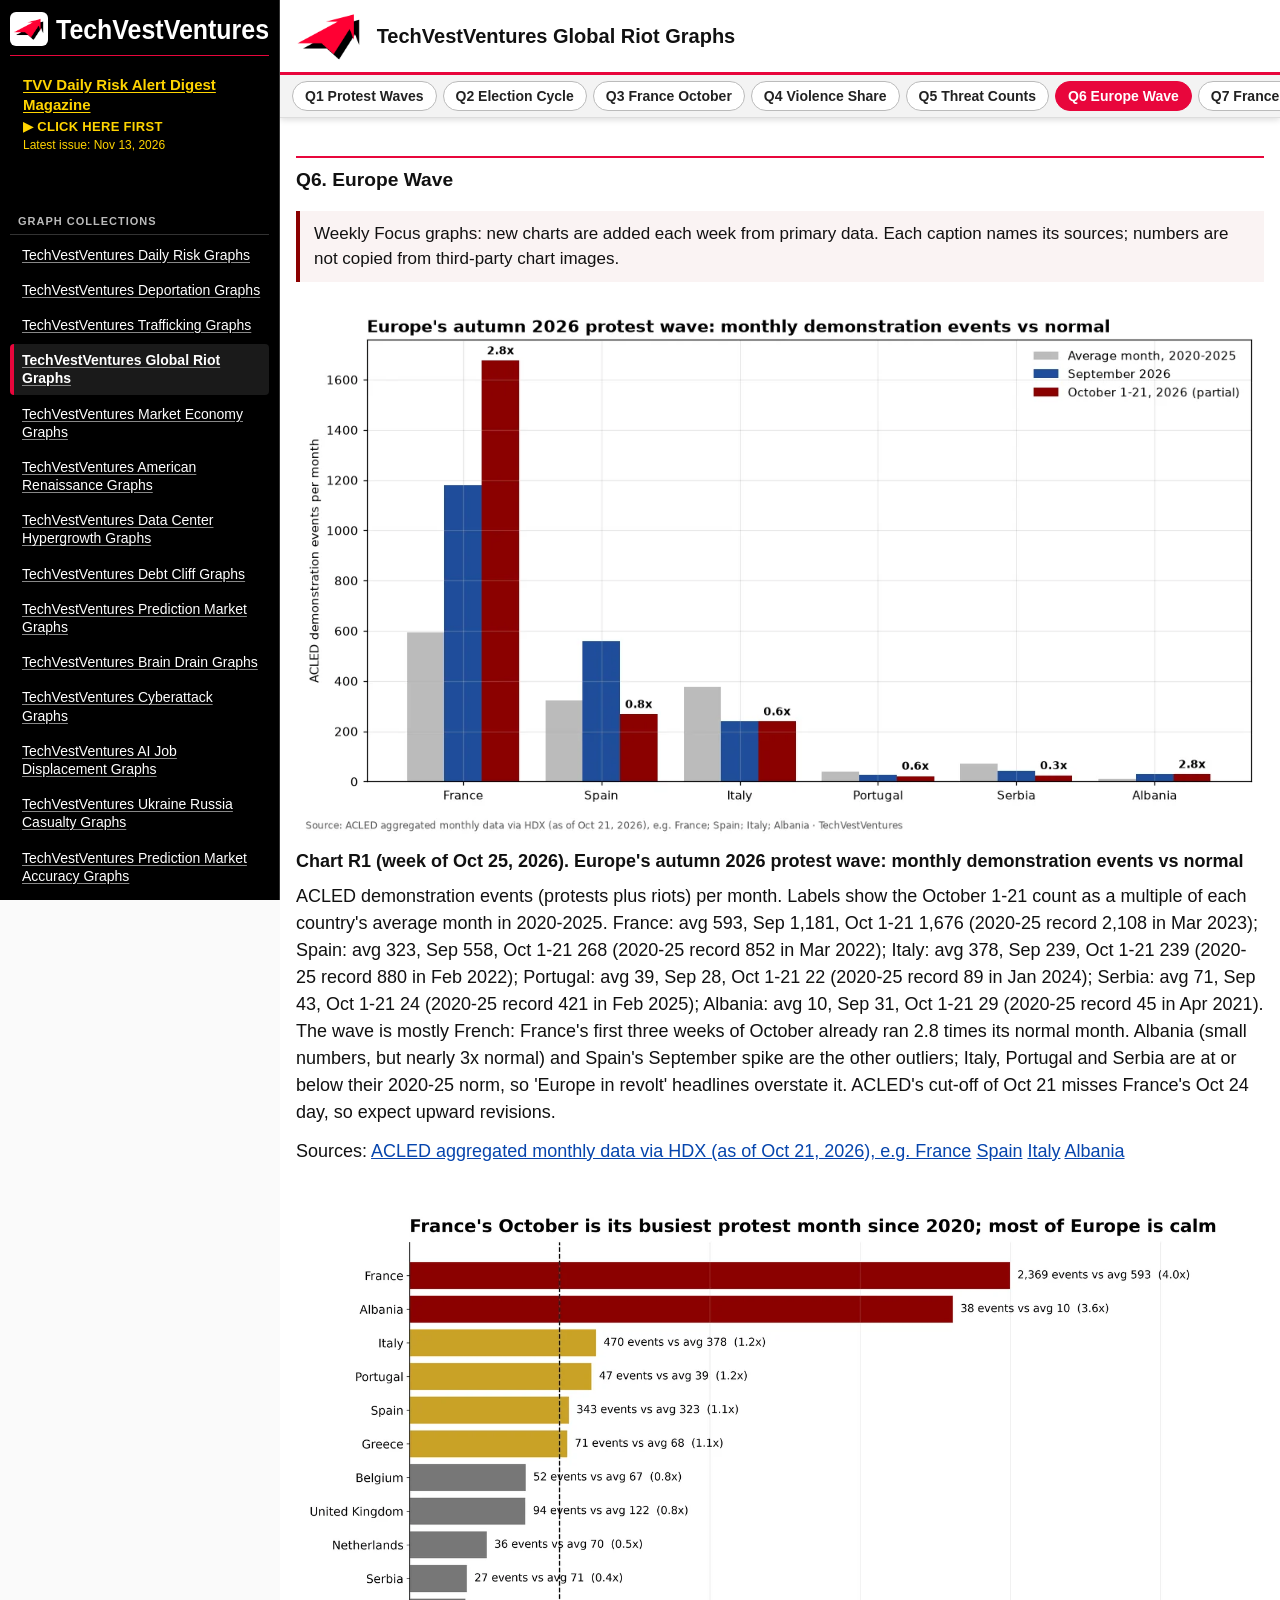
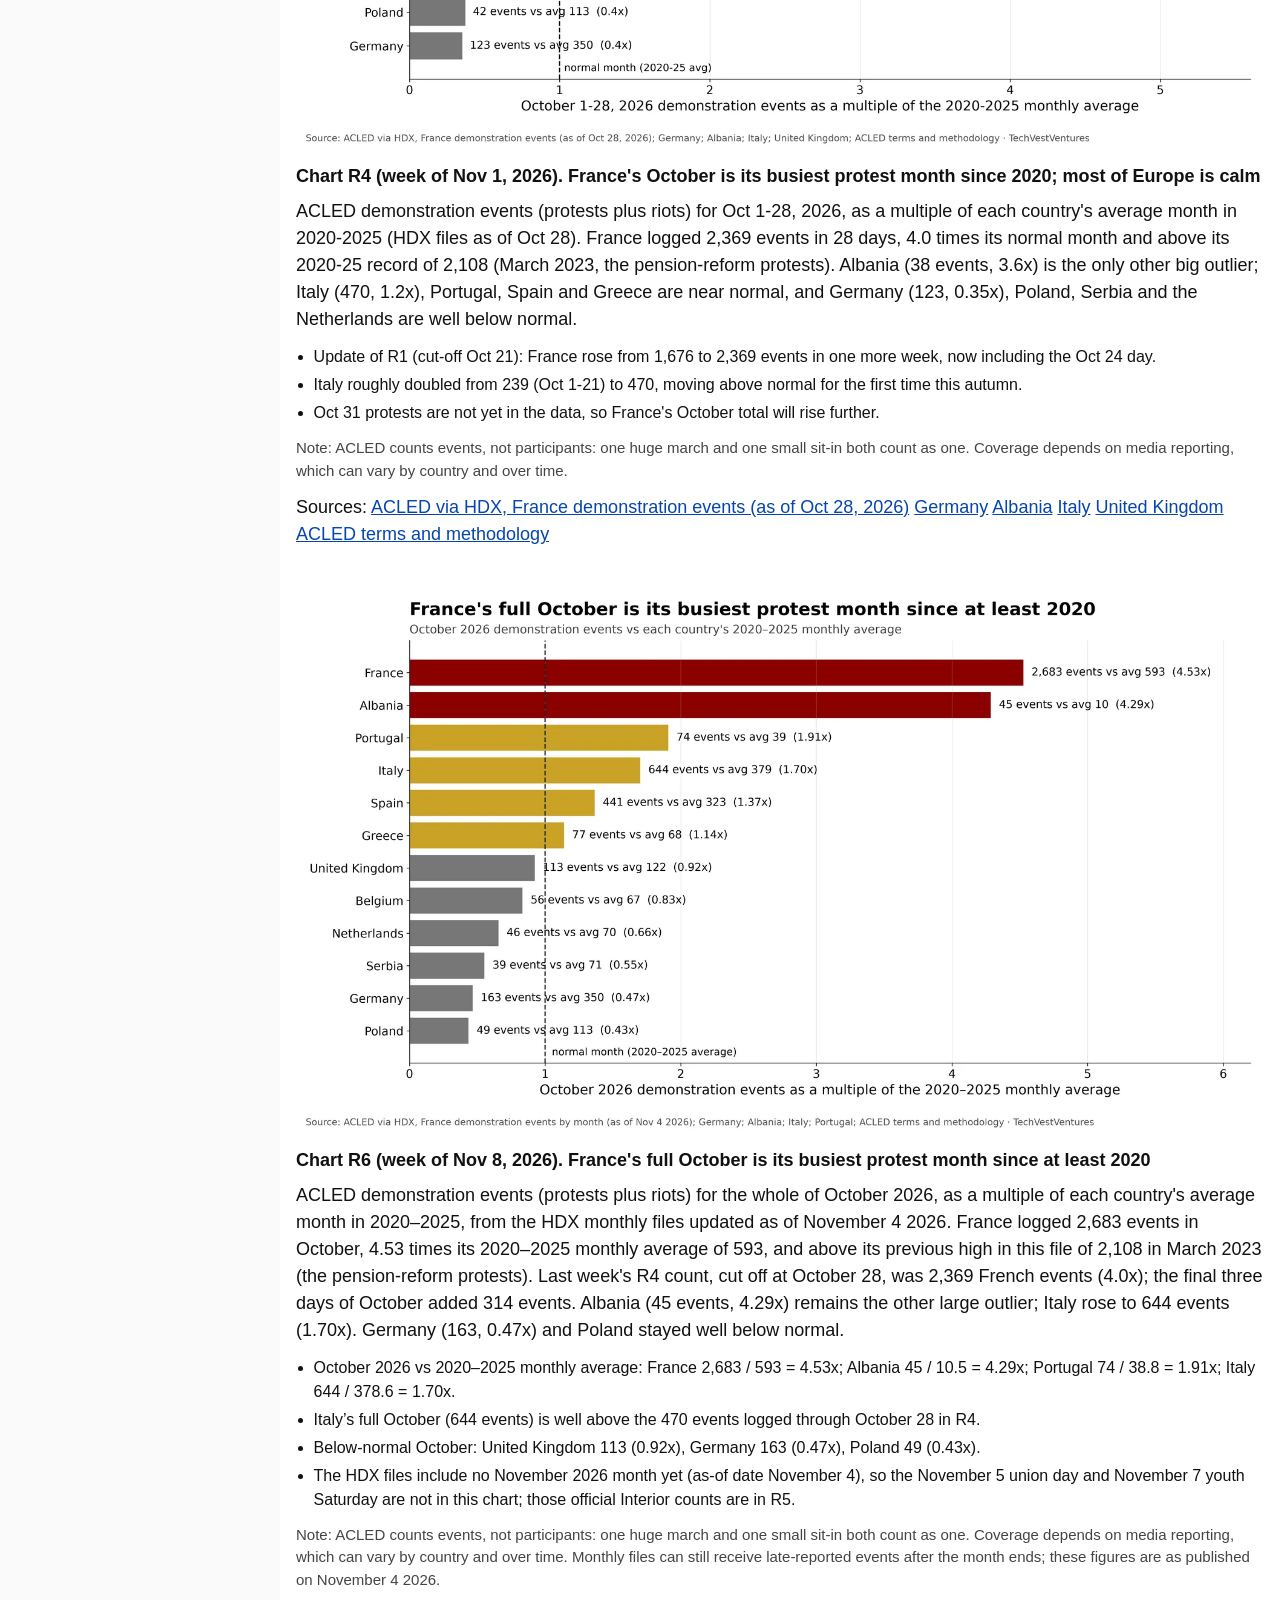
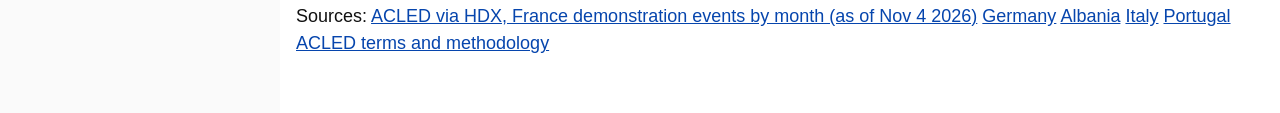
<file: issues/Q6.html>
<!doctype html><html lang="en"><head><meta charset="utf-8"><meta name="viewport" content="width=device-width,initial-scale=1"><title>TechVestVentures Global Riot Graphs — Q6</title><link rel="icon" href="../assets/favicon.svg" type="image/svg+xml"><link rel="icon" href="../assets/favicon-32.png" sizes="32x32" type="image/png"><link rel="apple-touch-icon" href="../assets/apple-touch-icon.png"><link rel="stylesheet" href="../assets/style.css"><script>if(!/[?&]raw/.test(location.search))location.replace("../index.html#Q6")</script></head><body><main id="issue"><h2 class="desk">Q6. Europe Wave</h2><div class="wk">Weekly Focus graphs: new charts are added each week from primary data. Each caption names its sources; numbers are not copied from third-party chart images.</div><figure class="g w"><img src="img/W2026-10-25-R1.webp" alt="Europe&#x27;s autumn 2026 protest wave: monthly demonstration events vs normal" loading="lazy"><figcaption><span class="t">Chart R1 (week of Oct 25, 2026). Europe&#x27;s autumn 2026 protest wave: monthly demonstration events vs normal</span><p>ACLED demonstration events (protests plus riots) per month. Labels show the October 1-21 count as a multiple of each country&#x27;s average month in 2020-2025. France: avg 593, Sep 1,181, Oct 1-21 1,676 (2020-25 record 2,108 in Mar 2023); Spain: avg 323, Sep 558, Oct 1-21 268 (2020-25 record 852 in Mar 2022); Italy: avg 378, Sep 239, Oct 1-21 239 (2020-25 record 880 in Feb 2022); Portugal: avg 39, Sep 28, Oct 1-21 22 (2020-25 record 89 in Jan 2024); Serbia: avg 71, Sep 43, Oct 1-21 24 (2020-25 record 421 in Feb 2025); Albania: avg 10, Sep 31, Oct 1-21 29 (2020-25 record 45 in Apr 2021). The wave is mostly French: France&#x27;s first three weeks of October already ran 2.8 times its normal month. Albania (small numbers, but nearly 3x normal) and Spain&#x27;s September spike are the other outliers; Italy, Portugal and Serbia are at or below their 2020-25 norm, so &#x27;Europe in revolt&#x27; headlines overstate it. ACLED&#x27;s cut-off of Oct 21 misses France&#x27;s Oct 24 day, so expect upward revisions.</p><p>Sources: <a href="https://data.humdata.org/dataset/france-acled-conflict-data">ACLED aggregated monthly data via HDX (as of Oct 21, 2026), e.g. France</a> <a href="https://data.humdata.org/dataset/spain-acled-conflict-data">Spain</a> <a href="https://data.humdata.org/dataset/italy-acled-conflict-data">Italy</a> <a href="https://data.humdata.org/dataset/albania-acled-conflict-data">Albania</a></p></figcaption></figure>
<figure class="g w"><img src="img/W2026-11-01-R4.webp" alt="France&#x27;s October is its busiest protest month since 2020; most of Europe is calm" loading="lazy"><figcaption><span class="t">Chart R4 (week of Nov 1, 2026). France&#x27;s October is its busiest protest month since 2020; most of Europe is calm</span><p>ACLED demonstration events (protests plus riots) for Oct 1-28, 2026, as a multiple of each country&#x27;s average month in 2020-2025 (HDX files as of Oct 28). France logged 2,369 events in 28 days, 4.0 times its normal month and above its 2020-25 record of 2,108 (March 2023, the pension-reform protests). Albania (38 events, 3.6x) is the only other big outlier; Italy (470, 1.2x), Portugal, Spain and Greece are near normal, and Germany (123, 0.35x), Poland, Serbia and the Netherlands are well below normal.</p><ul><li>Update of R1 (cut-off Oct 21): France rose from 1,676 to 2,369 events in one more week, now including the Oct 24 day.</li><li>Italy roughly doubled from 239 (Oct 1-21) to 470, moving above normal for the first time this autumn.</li><li>Oct 31 protests are not yet in the data, so France&#x27;s October total will rise further.</li></ul><p class="nt">Note: ACLED counts events, not participants: one huge march and one small sit-in both count as one. Coverage depends on media reporting, which can vary by country and over time.</p><p>Sources: <a href="https://data.humdata.org/dataset/france-acled-conflict-data">ACLED via HDX, France demonstration events (as of Oct 28, 2026)</a> <a href="https://data.humdata.org/dataset/germany-acled-conflict-data">Germany</a> <a href="https://data.humdata.org/dataset/albania-acled-conflict-data">Albania</a> <a href="https://data.humdata.org/dataset/italy-acled-conflict-data">Italy</a> <a href="https://data.humdata.org/dataset/united-kingdom-acled-conflict-data">United Kingdom</a> <a href="https://acleddata.com/terms-of-use/">ACLED terms and methodology</a></p></figcaption></figure>
<figure class="g w"><img src="img/W2026-11-08-R6.webp" alt="France&#x27;s full October is its busiest protest month since at least 2020" loading="lazy"><figcaption><span class="t">Chart R6 (week of Nov 8, 2026). France&#x27;s full October is its busiest protest month since at least 2020</span><p>ACLED demonstration events (protests plus riots) for the whole of October 2026, as a multiple of each country&#x27;s average month in 2020–2025, from the HDX monthly files updated as of November 4 2026. France logged 2,683 events in October, 4.53 times its 2020–2025 monthly average of 593, and above its previous high in this file of 2,108 in March 2023 (the pension-reform protests). Last week&#x27;s R4 count, cut off at October 28, was 2,369 French events (4.0x); the final three days of October added 314 events. Albania (45 events, 4.29x) remains the other large outlier; Italy rose to 644 events (1.70x). Germany (163, 0.47x) and Poland stayed well below normal.</p><ul><li>October 2026 vs 2020–2025 monthly average: France 2,683 / 593 = 4.53x; Albania 45 / 10.5 = 4.29x; Portugal 74 / 38.8 = 1.91x; Italy 644 / 378.6 = 1.70x.</li><li>Italy’s full October (644 events) is well above the 470 events logged through October 28 in R4.</li><li>Below-normal October: United Kingdom 113 (0.92x), Germany 163 (0.47x), Poland 49 (0.43x).</li><li>The HDX files include no November 2026 month yet (as-of date November 4), so the November 5 union day and November 7 youth Saturday are not in this chart; those official Interior counts are in R5.</li></ul><p class="nt">Note: ACLED counts events, not participants: one huge march and one small sit-in both count as one. Coverage depends on media reporting, which can vary by country and over time. Monthly files can still receive late-reported events after the month ends; these figures are as published on November 4 2026.</p><p>Sources: <a href="https://data.humdata.org/dataset/france-acled-conflict-data">ACLED via HDX, France demonstration events by month (as of Nov 4 2026)</a> <a href="https://data.humdata.org/dataset/germany-acled-conflict-data">Germany</a> <a href="https://data.humdata.org/dataset/albania-acled-conflict-data">Albania</a> <a href="https://data.humdata.org/dataset/italy-acled-conflict-data">Italy</a> <a href="https://data.humdata.org/dataset/portugal-acled-conflict-data">Portugal</a> <a href="https://acleddata.com/terms-of-use/">ACLED terms and methodology</a></p></figcaption></figure></main></body></html>
</file>
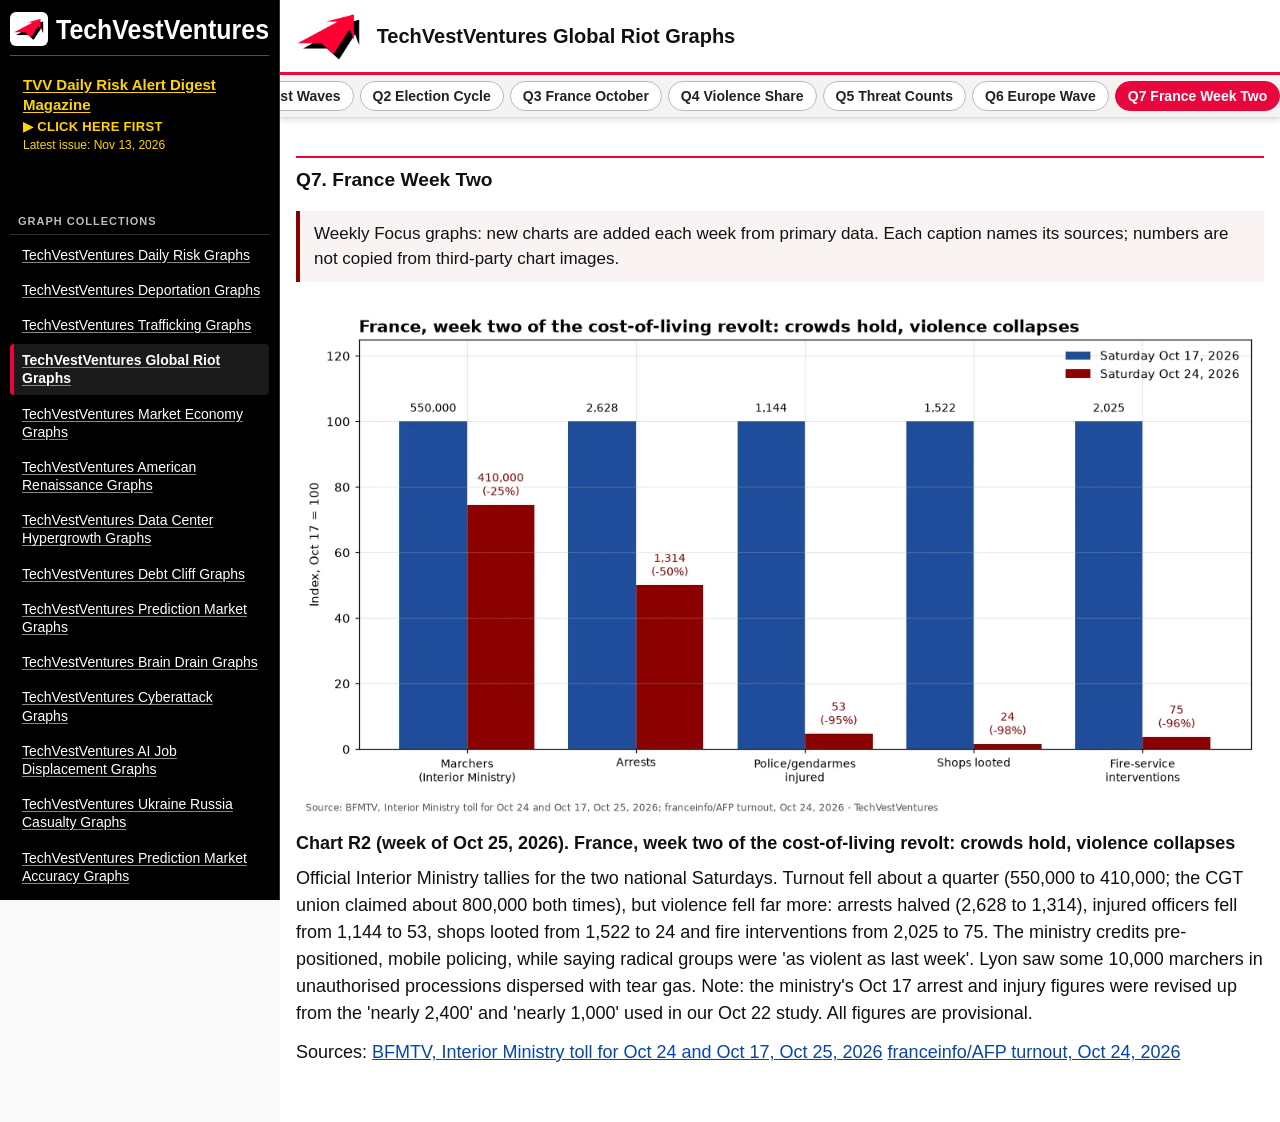
<file: issues/Q7.html>
<!doctype html><html lang="en"><head><meta charset="utf-8"><meta name="viewport" content="width=device-width,initial-scale=1"><title>TechVestVentures Global Riot Graphs — Q7</title><link rel="icon" href="../assets/favicon.svg" type="image/svg+xml"><link rel="icon" href="../assets/favicon-32.png" sizes="32x32" type="image/png"><link rel="apple-touch-icon" href="../assets/apple-touch-icon.png"><link rel="stylesheet" href="../assets/style.css"><script>if(!/[?&]raw/.test(location.search))location.replace("../index.html#Q7")</script></head><body><main id="issue"><h2 class="desk">Q7. France Week Two</h2><div class="wk">Weekly Focus graphs: new charts are added each week from primary data. Each caption names its sources; numbers are not copied from third-party chart images.</div><figure class="g w"><img src="img/W2026-10-25-R2.webp" alt="France, week two of the cost-of-living revolt: crowds hold, violence collapses" loading="lazy"><figcaption><span class="t">Chart R2 (week of Oct 25, 2026). France, week two of the cost-of-living revolt: crowds hold, violence collapses</span><p>Official Interior Ministry tallies for the two national Saturdays. Turnout fell about a quarter (550,000 to 410,000; the CGT union claimed about 800,000 both times), but violence fell far more: arrests halved (2,628 to 1,314), injured officers fell from 1,144 to 53, shops looted from 1,522 to 24 and fire interventions from 2,025 to 75. The ministry credits pre-positioned, mobile policing, while saying radical groups were &#x27;as violent as last week&#x27;. Lyon saw some 10,000 marchers in unauthorised processions dispersed with tear gas. Note: the ministry&#x27;s Oct 17 arrest and injury figures were revised up from the &#x27;nearly 2,400&#x27; and &#x27;nearly 1,000&#x27; used in our Oct 22 study. All figures are provisional.</p><p>Sources: <a href="https://www.bfmtv.com/societe/manifestations/manifestations-du-24-octobre-1-314-interpellations-et-53-membres-des-forces-de-l-ordre-blesses-selon-le-ministere-de-l-interieur_AV-202610250147.html">BFMTV, Interior Ministry toll for Oct 24 and Oct 17, Oct 25, 2026</a> <a href="https://www.franceinfo.fr/societe/manifestations/pres-de-410-000-personnes-ont-manifeste-en-france-d-apres-le-ministere-de-l-interieur-800-000-selon-la-cgt-des-tensions-dans-plusieurs-grandes-villes_8252440.html">franceinfo/AFP turnout, Oct 24, 2026</a></p></figcaption></figure></main></body></html>
</file>
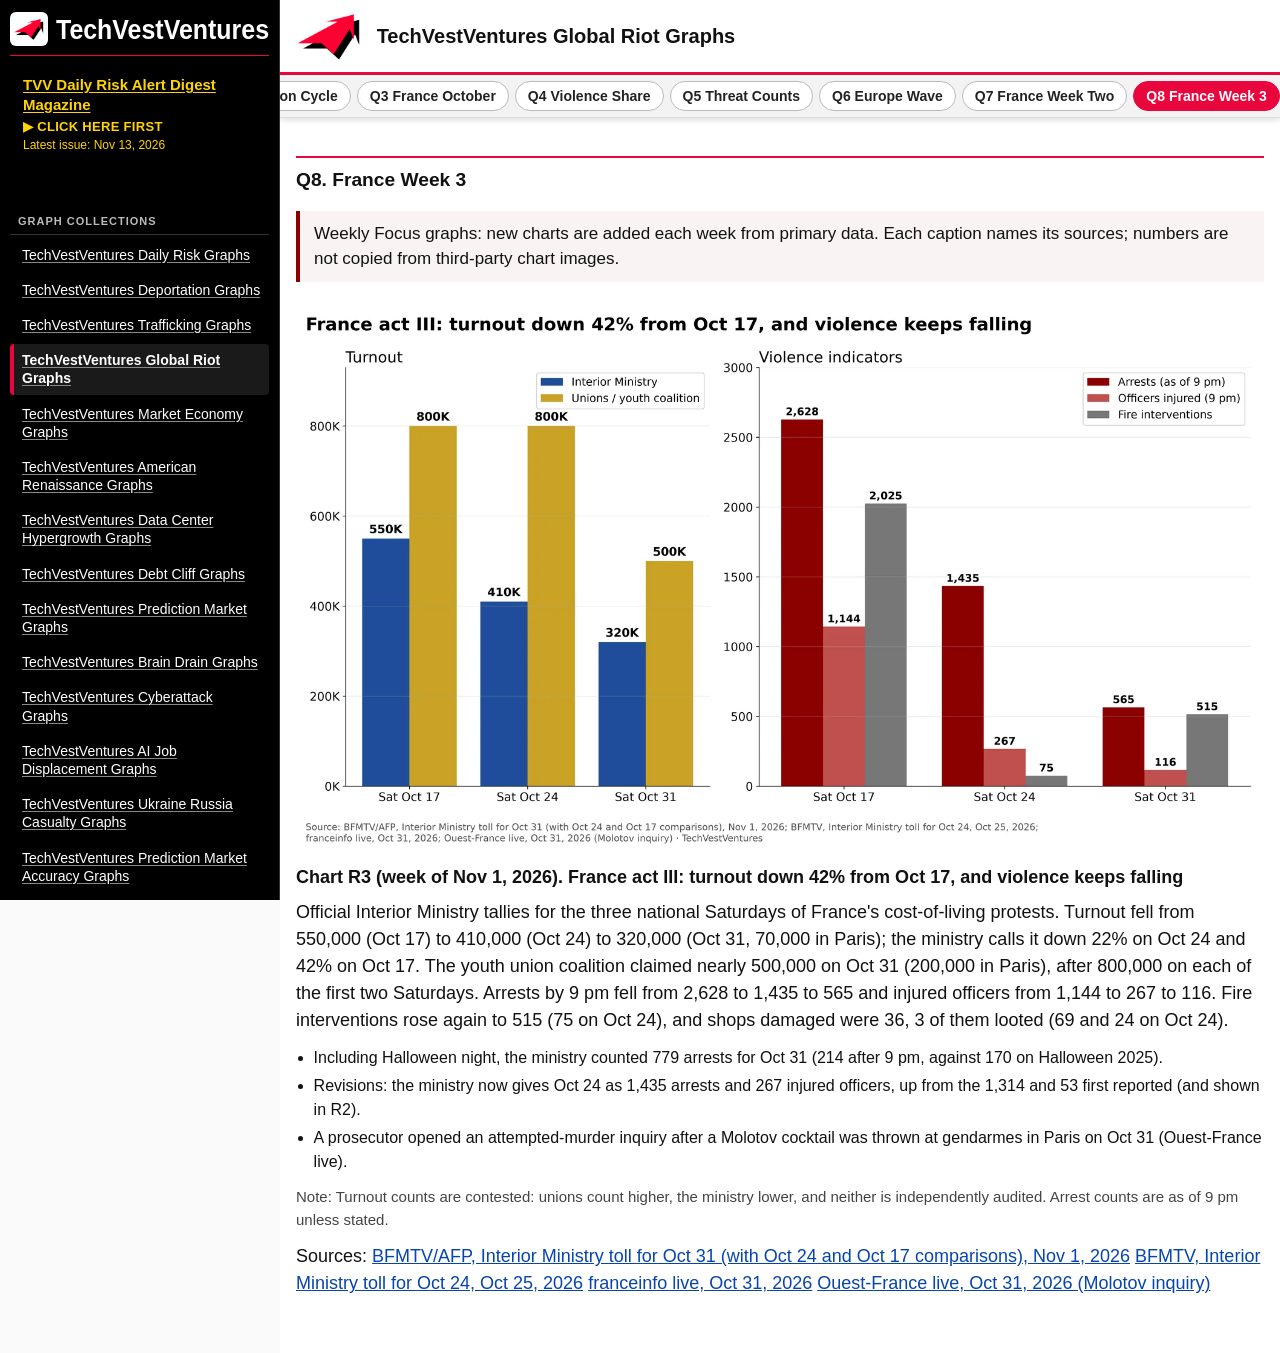
<file: issues/Q8.html>
<!doctype html><html lang="en"><head><meta charset="utf-8"><meta name="viewport" content="width=device-width,initial-scale=1"><title>TechVestVentures Global Riot Graphs — Q8</title><link rel="icon" href="../assets/favicon.svg" type="image/svg+xml"><link rel="icon" href="../assets/favicon-32.png" sizes="32x32" type="image/png"><link rel="apple-touch-icon" href="../assets/apple-touch-icon.png"><link rel="stylesheet" href="../assets/style.css"><script>if(!/[?&]raw/.test(location.search))location.replace("../index.html#Q8")</script></head><body><main id="issue"><h2 class="desk">Q8. France Week 3</h2><div class="wk">Weekly Focus graphs: new charts are added each week from primary data. Each caption names its sources; numbers are not copied from third-party chart images.</div><figure class="g w"><img src="img/W2026-11-01-R3.webp" alt="France act III: turnout down 42% from Oct 17, and violence keeps falling" loading="lazy"><figcaption><span class="t">Chart R3 (week of Nov 1, 2026). France act III: turnout down 42% from Oct 17, and violence keeps falling</span><p>Official Interior Ministry tallies for the three national Saturdays of France&#x27;s cost-of-living protests. Turnout fell from 550,000 (Oct 17) to 410,000 (Oct 24) to 320,000 (Oct 31, 70,000 in Paris); the ministry calls it down 22% on Oct 24 and 42% on Oct 17. The youth union coalition claimed nearly 500,000 on Oct 31 (200,000 in Paris), after 800,000 on each of the first two Saturdays. Arrests by 9 pm fell from 2,628 to 1,435 to 565 and injured officers from 1,144 to 267 to 116. Fire interventions rose again to 515 (75 on Oct 24), and shops damaged were 36, 3 of them looted (69 and 24 on Oct 24).</p><ul><li>Including Halloween night, the ministry counted 779 arrests for Oct 31 (214 after 9 pm, against 170 on Halloween 2025).</li><li>Revisions: the ministry now gives Oct 24 as 1,435 arrests and 267 injured officers, up from the 1,314 and 53 first reported (and shown in R2).</li><li>A prosecutor opened an attempted-murder inquiry after a Molotov cocktail was thrown at gendarmes in Paris on Oct 31 (Ouest-France live).</li></ul><p class="nt">Note: Turnout counts are contested: unions count higher, the ministry lower, and neither is independently audited. Arrest counts are as of 9 pm unless stated.</p><p>Sources: <a href="https://www.bfmtv.com/police-justice/manifestations-du-31-octobre-779-interpellations-en-france-sans-incident-majeur-en-seconde-partie-de-soiree_AD-202611010262.html">BFMTV/AFP, Interior Ministry toll for Oct 31 (with Oct 24 and Oct 17 comparisons), Nov 1, 2026</a> <a href="https://www.bfmtv.com/societe/manifestations/manifestations-du-24-octobre-1-314-interpellations-et-53-membres-des-forces-de-l-ordre-blesses-selon-le-ministere-de-l-interieur_AV-202610250147.html">BFMTV, Interior Ministry toll for Oct 24, Oct 25, 2026</a> <a href="https://www.franceinfo.fr/economie/greve/direct-mobilisation-du-31-octobre-suivez-cette-troisieme-journee-de-manifestations-pour-laquelle-le-gouvernement-prevoit-un-dispositif-de-securite-exceptionnel_8260562.html">franceinfo live, Oct 31, 2026</a> <a href="https://www.ouest-france.fr/societe/manifestation/direct-31-octobre-a-paris-enquete-ouverte-pour-tentative-dhomicide-apres-un-jet-de-cocktail-molotov-sur-des-gendarmes-4445bf3b-4cc1-42c0-9be2-825cbaa48d35">Ouest-France live, Oct 31, 2026 (Molotov inquiry)</a></p></figcaption></figure></main></body></html>
</file>
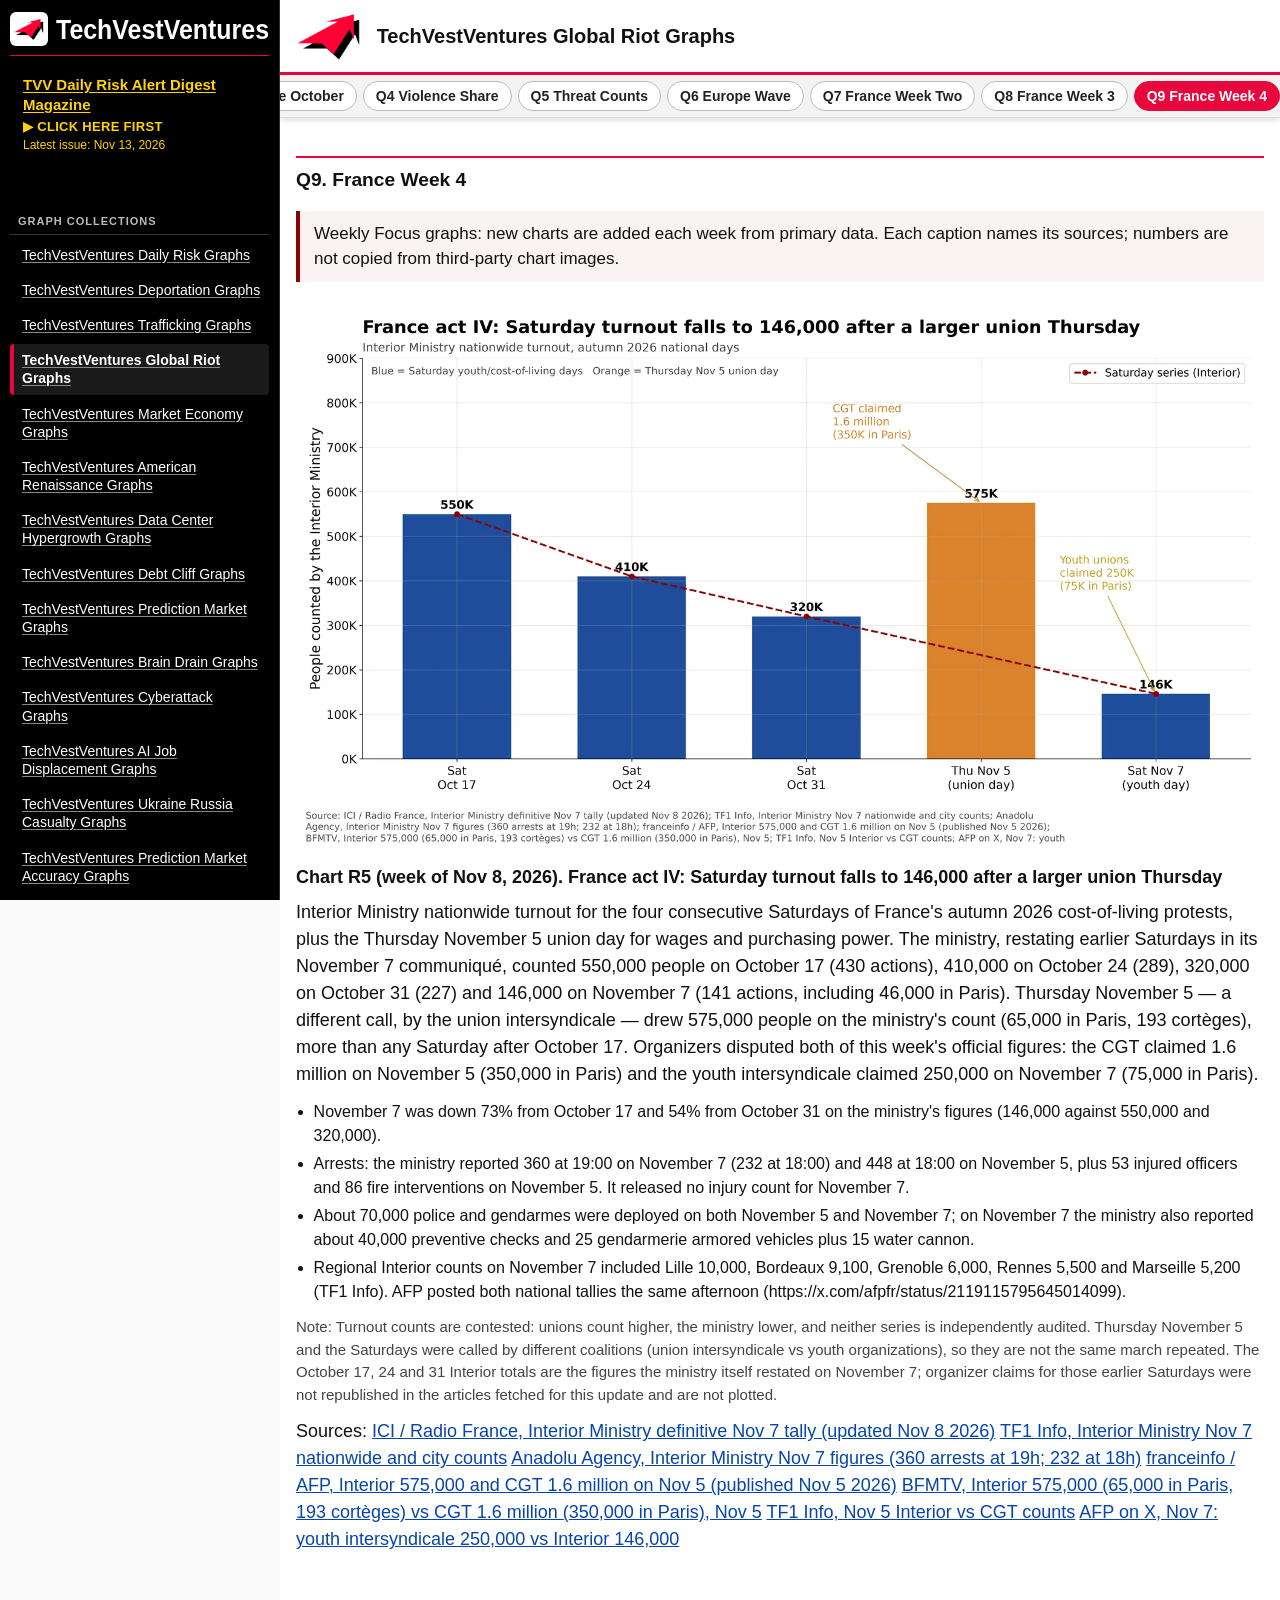
<file: issues/Q9.html>
<!doctype html><html lang="en"><head><meta charset="utf-8"><meta name="viewport" content="width=device-width,initial-scale=1"><title>TechVestVentures Global Riot Graphs — Q9</title><link rel="icon" href="../assets/favicon.svg" type="image/svg+xml"><link rel="icon" href="../assets/favicon-32.png" sizes="32x32" type="image/png"><link rel="apple-touch-icon" href="../assets/apple-touch-icon.png"><link rel="stylesheet" href="../assets/style.css"><script>if(!/[?&]raw/.test(location.search))location.replace("../index.html#Q9")</script></head><body><main id="issue"><h2 class="desk">Q9. France Week 4</h2><div class="wk">Weekly Focus graphs: new charts are added each week from primary data. Each caption names its sources; numbers are not copied from third-party chart images.</div><figure class="g w"><img src="img/W2026-11-08-R5.webp" alt="France act IV: Saturday turnout falls to 146,000 after a larger union Thursday" loading="lazy"><figcaption><span class="t">Chart R5 (week of Nov 8, 2026). France act IV: Saturday turnout falls to 146,000 after a larger union Thursday</span><p>Interior Ministry nationwide turnout for the four consecutive Saturdays of France&#x27;s autumn 2026 cost-of-living protests, plus the Thursday November 5 union day for wages and purchasing power. The ministry, restating earlier Saturdays in its November 7 communiqué, counted 550,000 people on October 17 (430 actions), 410,000 on October 24 (289), 320,000 on October 31 (227) and 146,000 on November 7 (141 actions, including 46,000 in Paris). Thursday November 5 — a different call, by the union intersyndicale — drew 575,000 people on the ministry&#x27;s count (65,000 in Paris, 193 cortèges), more than any Saturday after October 17. Organizers disputed both of this week&#x27;s official figures: the CGT claimed 1.6 million on November 5 (350,000 in Paris) and the youth intersyndicale claimed 250,000 on November 7 (75,000 in Paris).</p><ul><li>November 7 was down 73% from October 17 and 54% from October 31 on the ministry&#x27;s figures (146,000 against 550,000 and 320,000).</li><li>Arrests: the ministry reported 360 at 19:00 on November 7 (232 at 18:00) and 448 at 18:00 on November 5, plus 53 injured officers and 86 fire interventions on November 5. It released no injury count for November 7.</li><li>About 70,000 police and gendarmes were deployed on both November 5 and November 7; on November 7 the ministry also reported about 40,000 preventive checks and 25 gendarmerie armored vehicles plus 15 water cannon.</li><li>Regional Interior counts on November 7 included Lille 10,000, Bordeaux 9,100, Grenoble 6,000, Rennes 5,500 and Marseille 5,200 (TF1 Info). AFP posted both national tallies the same afternoon (https://x.com/afpfr/status/2119115795645014099).</li></ul><p class="nt">Note: Turnout counts are contested: unions count higher, the ministry lower, and neither series is independently audited. Thursday November 5 and the Saturdays were called by different coalitions (union intersyndicale vs youth organizations), so they are not the same march repeated. The October 17, 24 and 31 Interior totals are the figures the ministry itself restated on November 7; organizer claims for those earlier Saturdays were not republished in the articles fetched for this update and are not plotted.</p><p>Sources: <a href="https://www.ici.fr/infos/economie-social/manifestations-du-7-novembre-mobilisation-en-baisse-360-interpellations-selon-le-ministere-de-l-interieur-5284347">ICI / Radio France, Interior Ministry definitive Nov 7 tally (updated Nov 8 2026)</a> <a href="https://www.tf1info.fr/societe/manifestations-146-000-personnes-en-france-samedi-7-novembre-au-moins-360-interpellations-2474538.html">TF1 Info, Interior Ministry Nov 7 nationwide and city counts</a> <a href="https://www.aa.com.tr/fr/france/france-360-interpellations-%C3%A0-19h-apr%C3%A8s-la-mobilisation-du-7-novembre-selon-le-minist%C3%A8re-de-l-int%C3%A9rieur/4115506">Anadolu Agency, Interior Ministry Nov 7 figures (360 arrests at 19h; 232 at 18h)</a> <a href="https://www.franceinfo.fr/economie/greve/greve/pres-de-1-6-million-de-personnes-ont-defile-en-france-lors-de-la-mobilisation-du-5-novembre-selon-la-cgt-575-000-selon-le-ministere-de-l-interieur_8269868.html">franceinfo / AFP, Interior 575,000 and CGT 1.6 million on Nov 5 (published Nov 5 2026)</a> <a href="https://www.bfmtv.com/societe/manifestations/manifestation-du-5-novembre-1-6-million-de-manifestants-d-apres-la-cgt-575-000-selon-le-ministere-de-l-interieur_AD-202611050820.html">BFMTV, Interior 575,000 (65,000 in Paris, 193 cortèges) vs CGT 1.6 million (350,000 in Paris), Nov 5</a> <a href="https://www.tf1info.fr/societe/mobilisation-du-5-novembre-575-000-manifestants-selon-le-ministere-de-l-interieur-trois-fois-plus-pour-la-cgt-2474160.html">TF1 Info, Nov 5 Interior vs CGT counts</a> <a href="https://x.com/afpfr/status/2119115795645014099">AFP on X, Nov 7: youth intersyndicale 250,000 vs Interior 146,000</a></p></figcaption></figure></main></body></html>
</file>
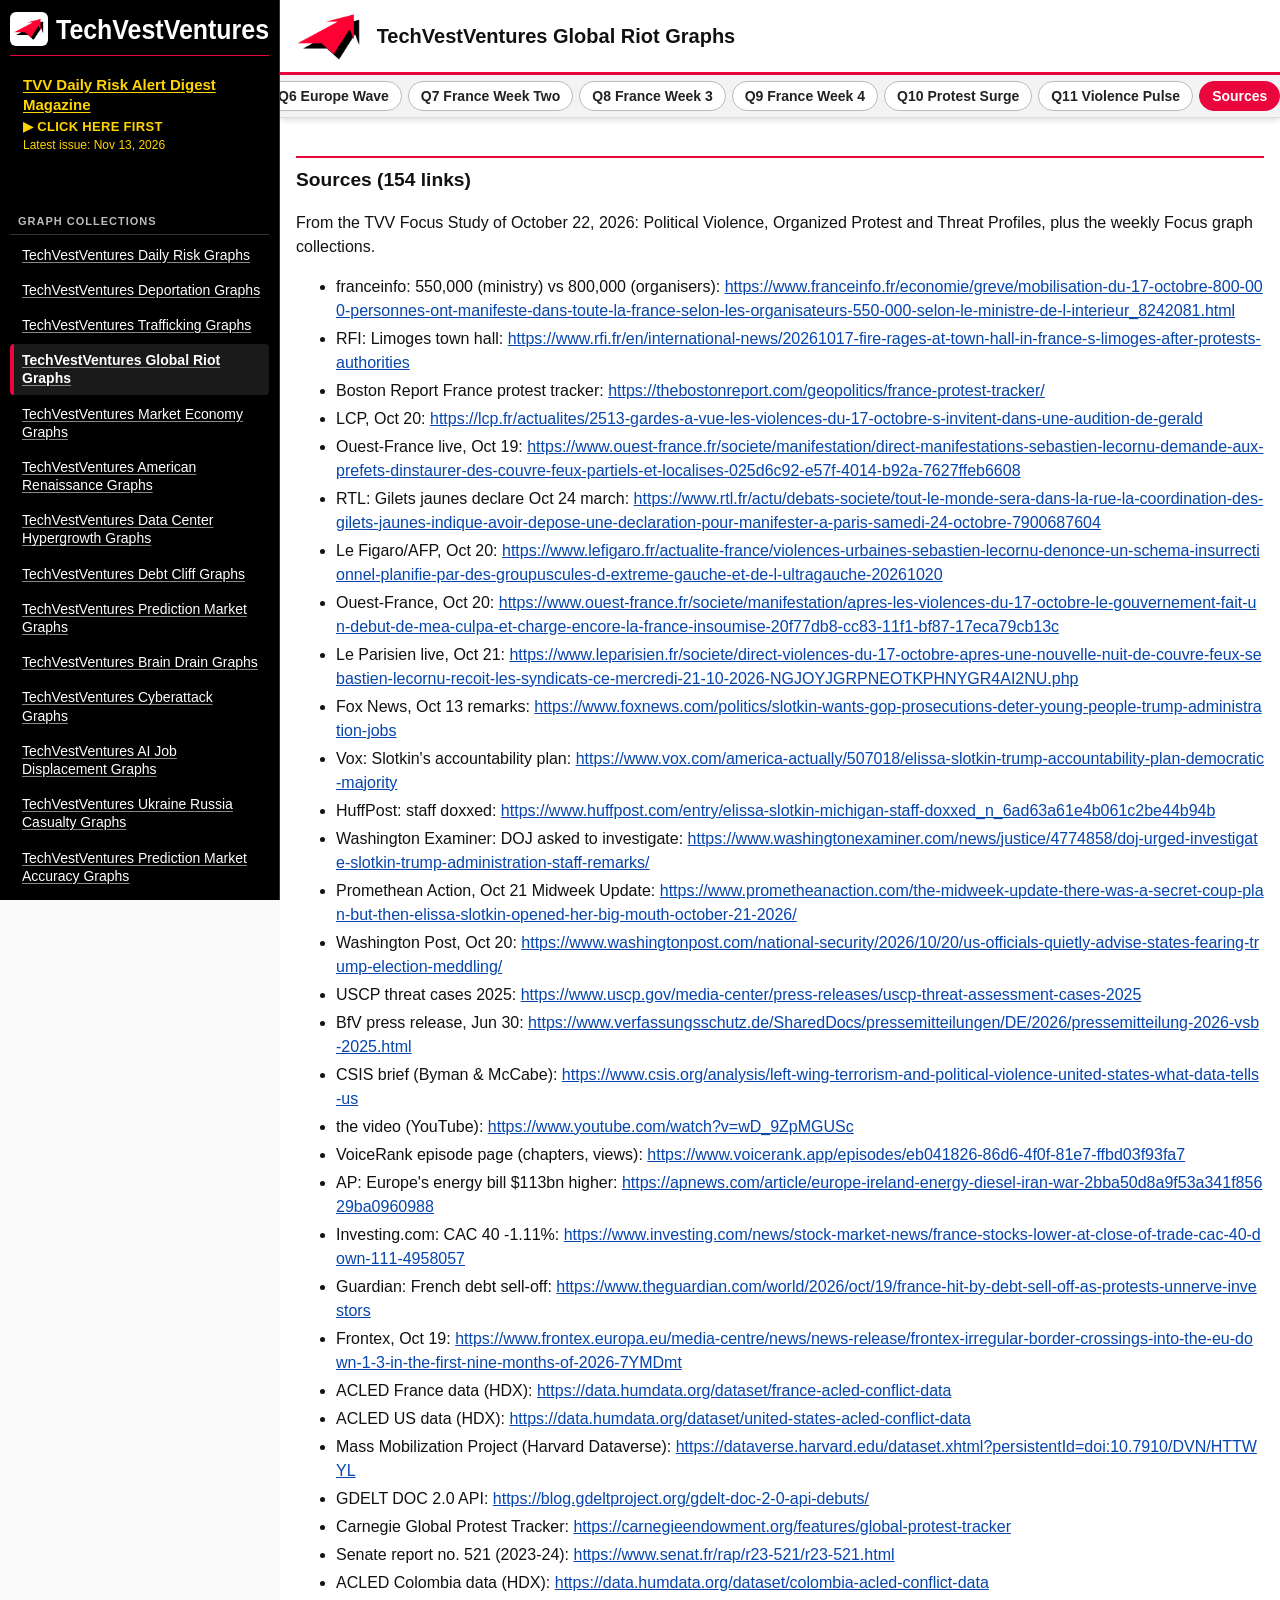
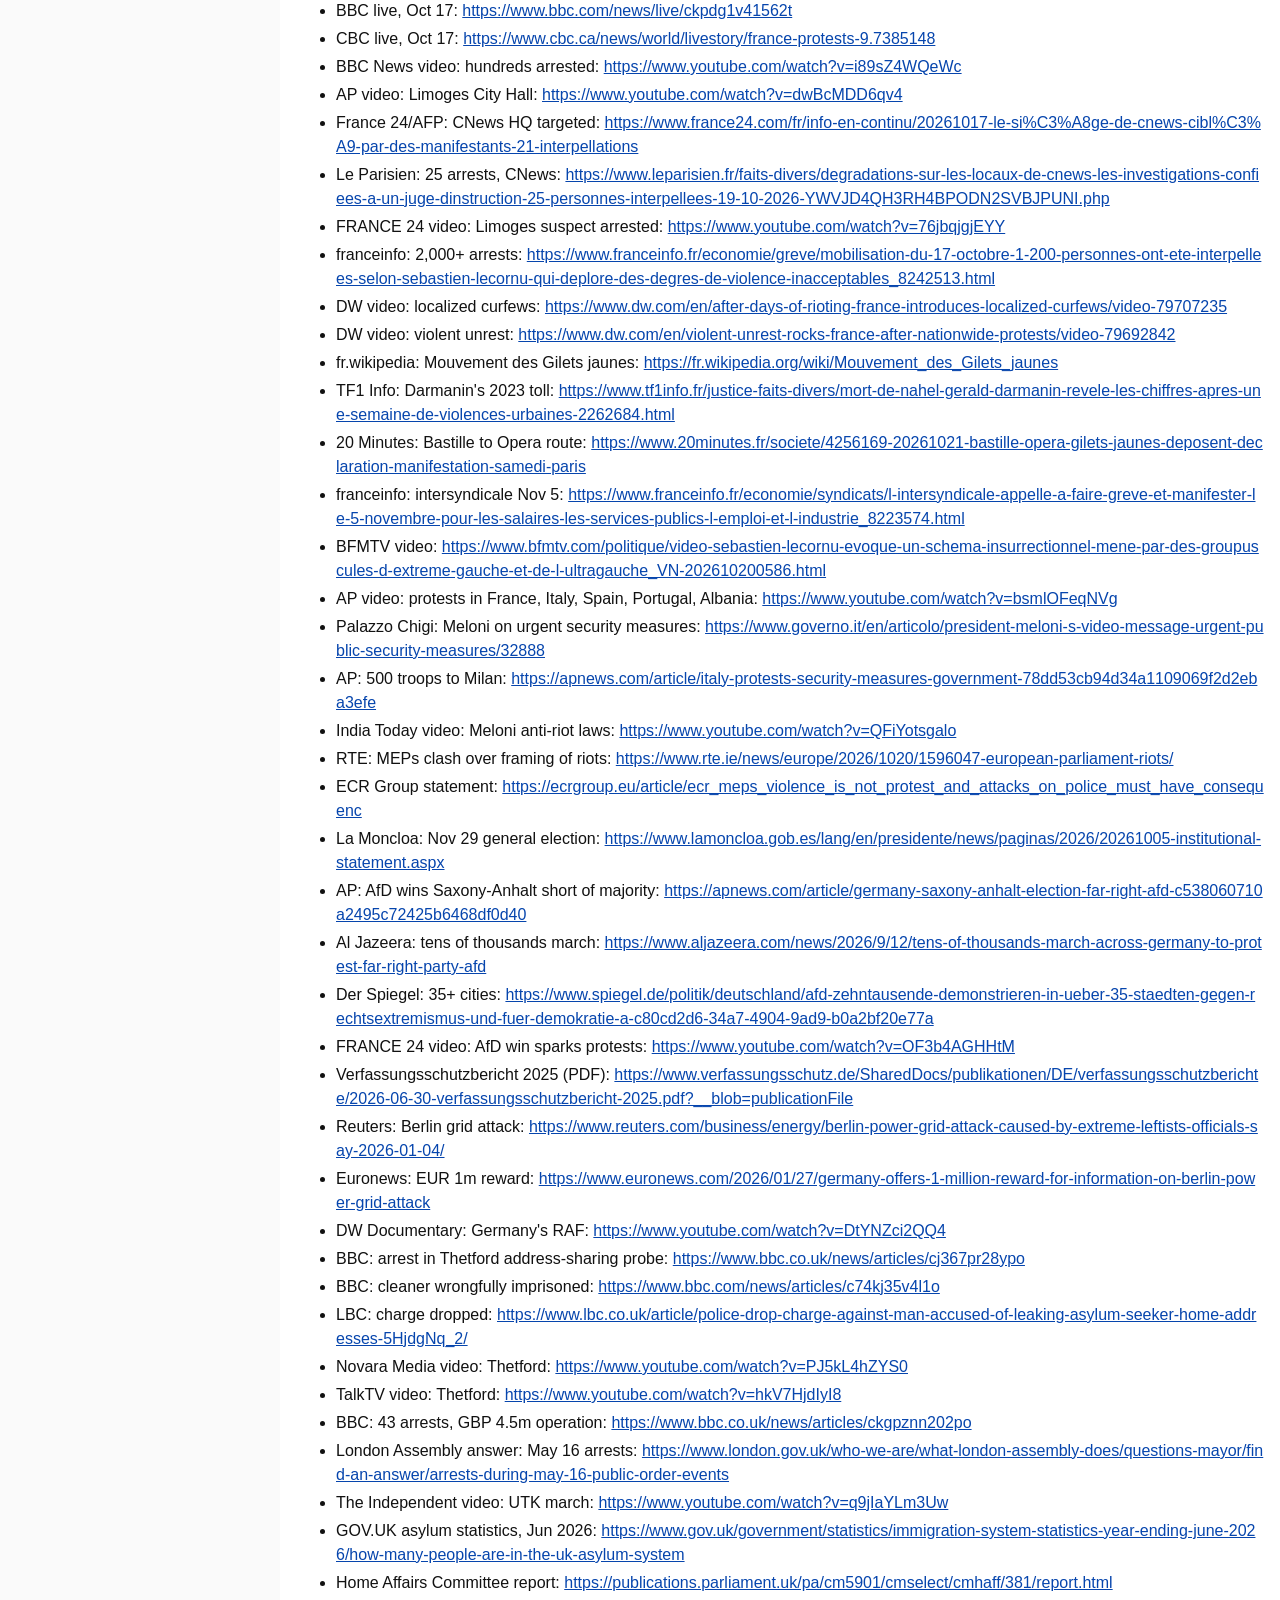
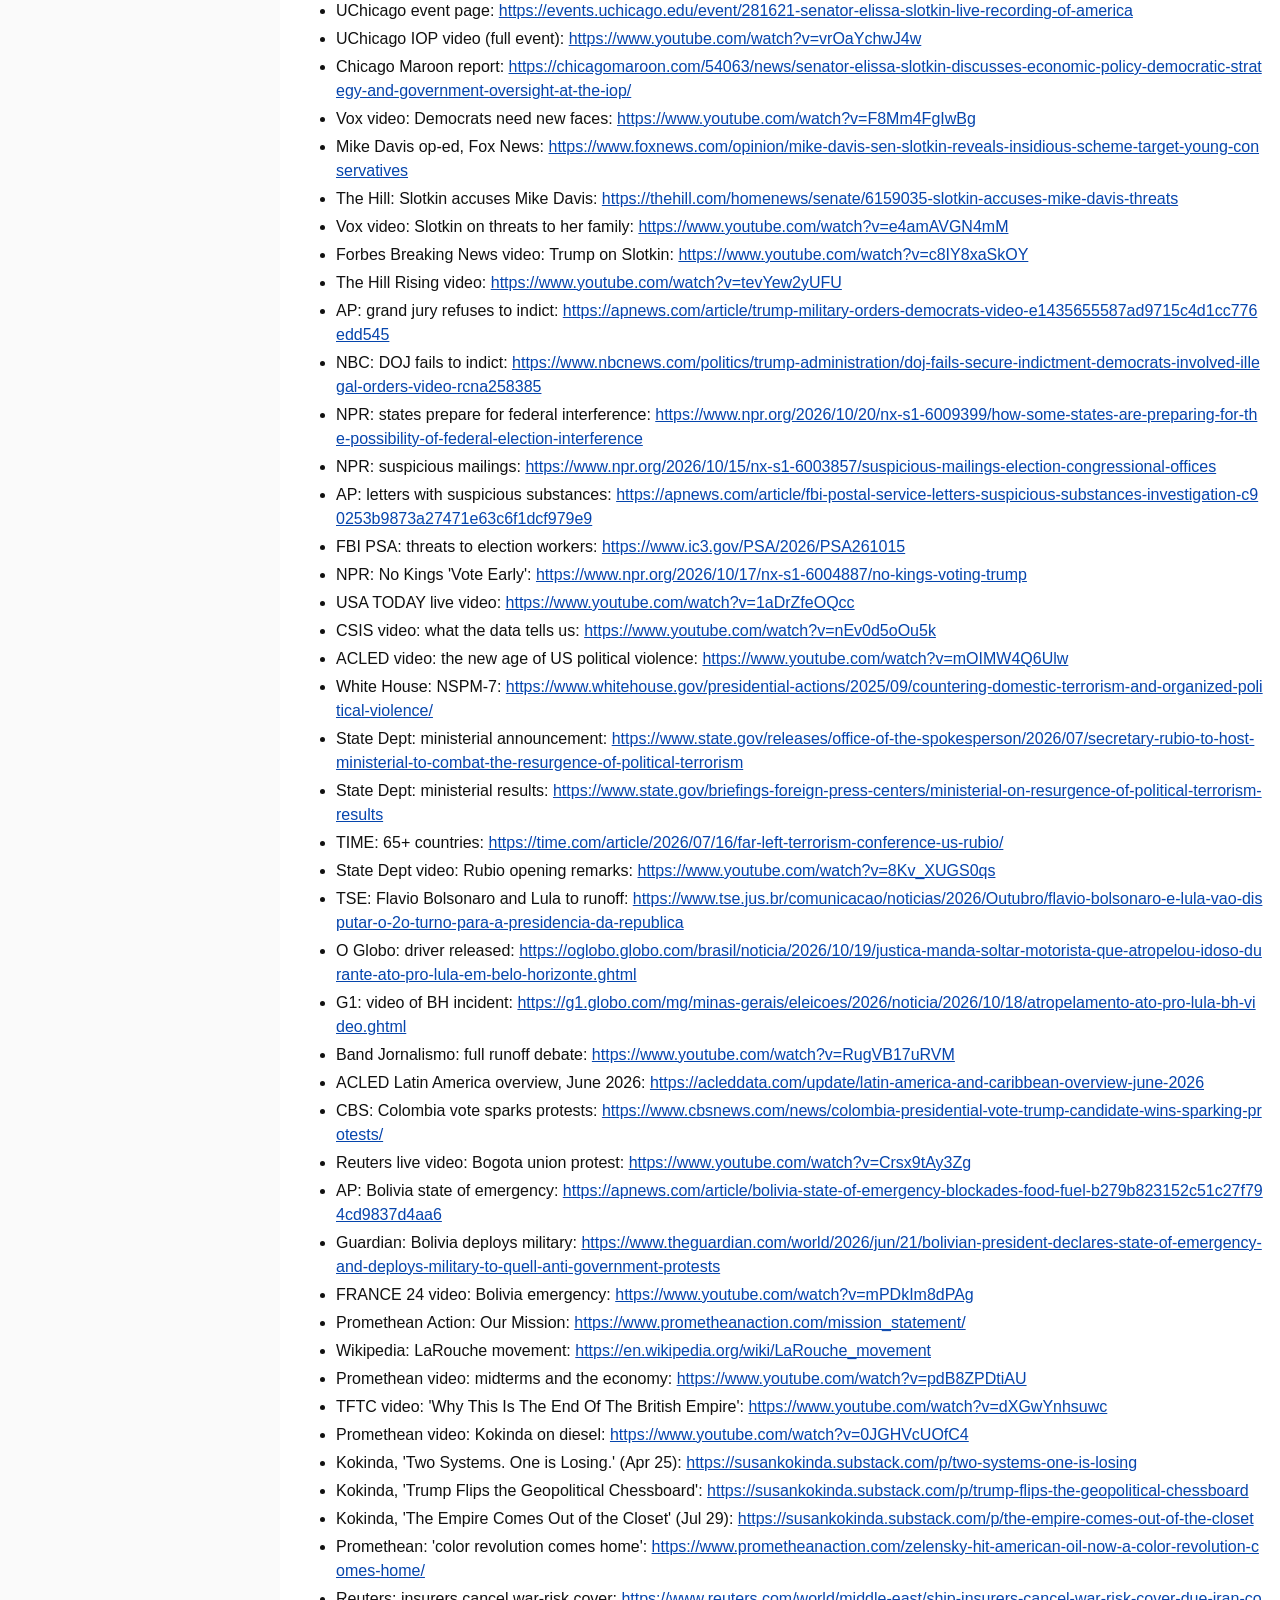
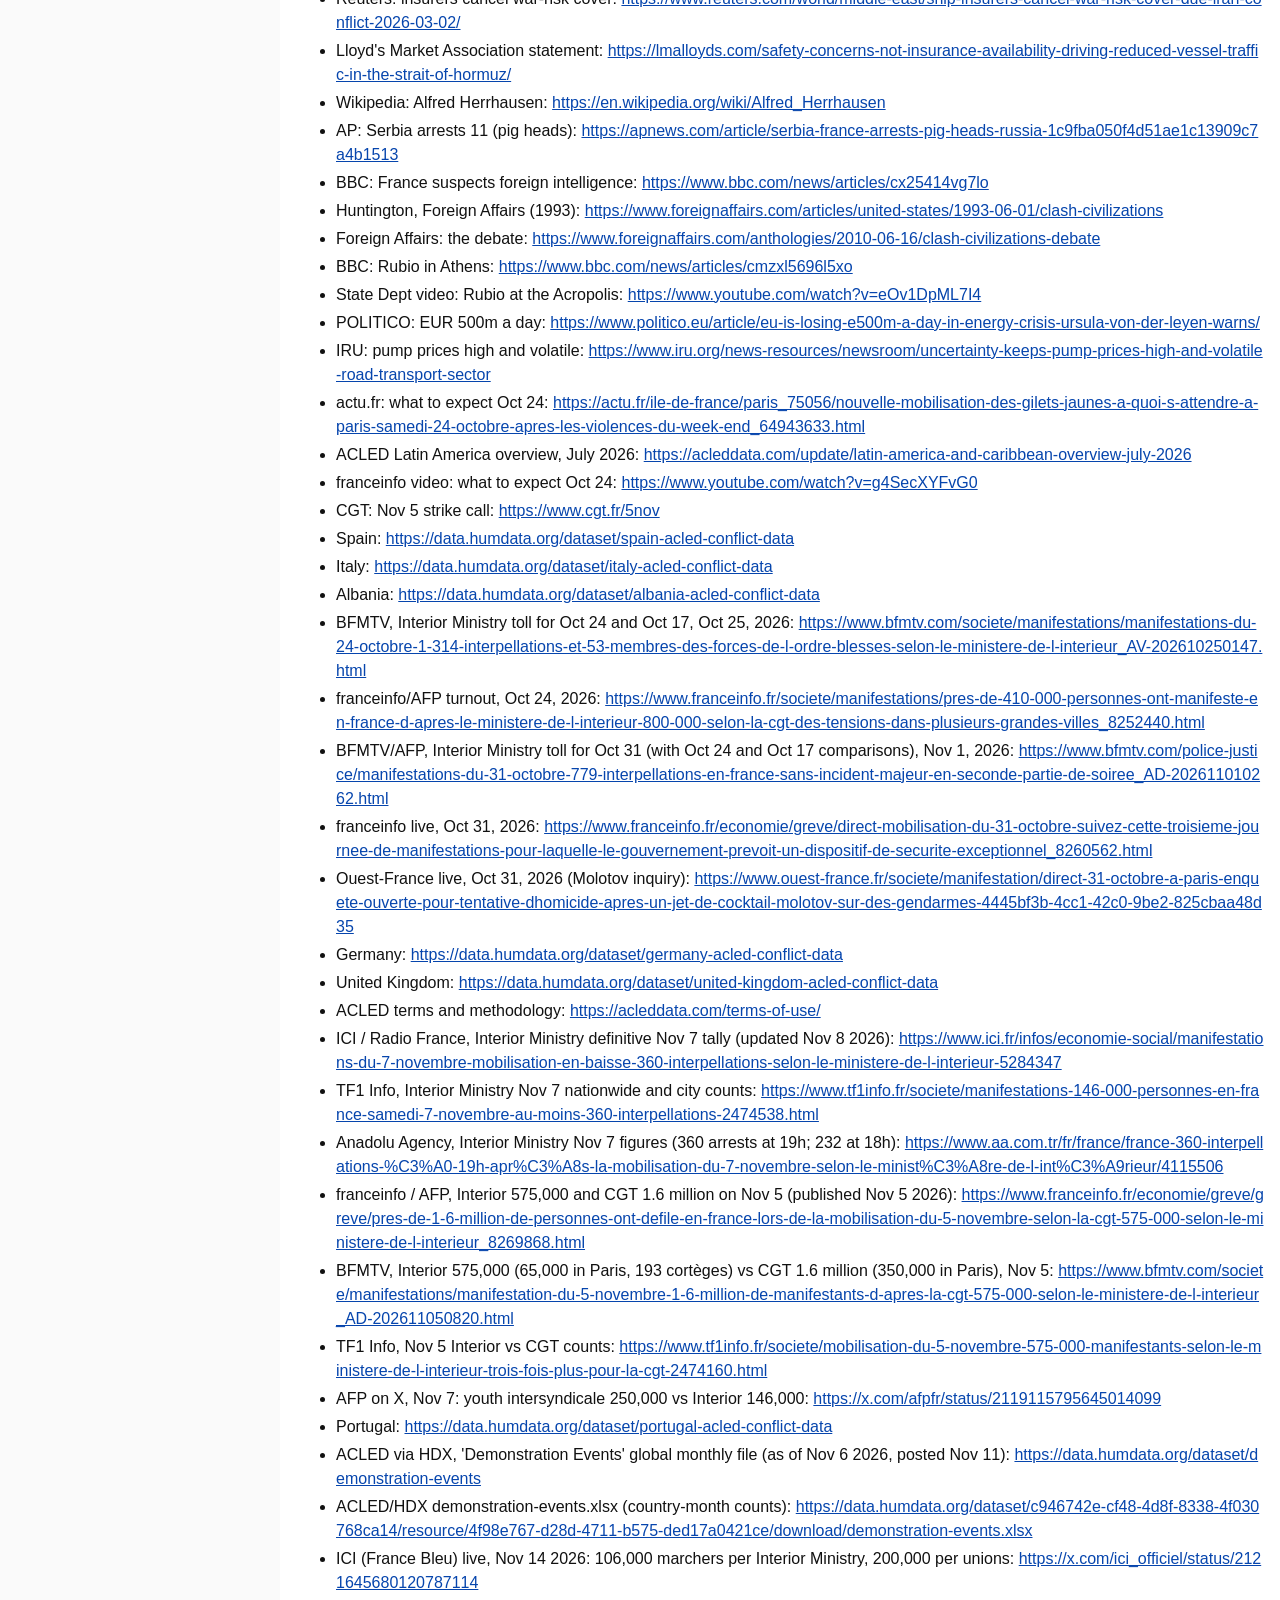
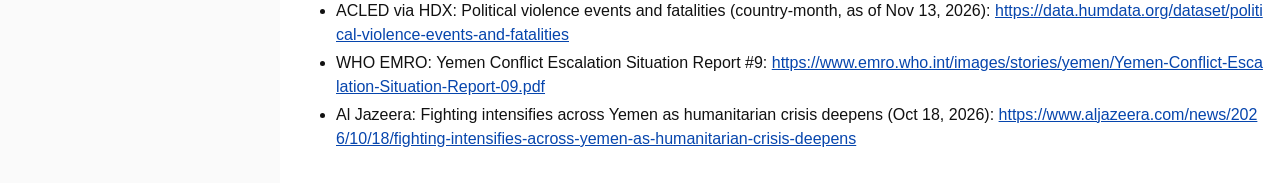
<file: issues/sources.html>
<!doctype html><html lang="en"><head><meta charset="utf-8"><meta name="viewport" content="width=device-width,initial-scale=1"><title>TechVestVentures Global Riot Graphs — sources</title><link rel="icon" href="../assets/favicon.svg" type="image/svg+xml"><link rel="icon" href="../assets/favicon-32.png" sizes="32x32" type="image/png"><link rel="apple-touch-icon" href="../assets/apple-touch-icon.png"><link rel="stylesheet" href="../assets/style.css"><script>if(!/[?&]raw/.test(location.search))location.replace("../index.html#sources")</script></head><body><main id="issue"><h2 class="desk">Sources (154 links)</h2><p>From the TVV Focus Study of October 22, 2026: Political Violence, Organized Protest and Threat Profiles, plus the weekly Focus graph collections.</p><ul class="src"><li>franceinfo: 550,000 (ministry) vs 800,000 (organisers): <a href="https://www.franceinfo.fr/economie/greve/mobilisation-du-17-octobre-800-000-personnes-ont-manifeste-dans-toute-la-france-selon-les-organisateurs-550-000-selon-le-ministre-de-l-interieur_8242081.html">https://www.franceinfo.fr/economie/greve/mobilisation-du-17-octobre-800-000-personnes-ont-manifeste-dans-toute-la-france-selon-les-organisateurs-550-000-selon-le-ministre-de-l-interieur_8242081.html</a></li><li>RFI: Limoges town hall: <a href="https://www.rfi.fr/en/international-news/20261017-fire-rages-at-town-hall-in-france-s-limoges-after-protests-authorities">https://www.rfi.fr/en/international-news/20261017-fire-rages-at-town-hall-in-france-s-limoges-after-protests-authorities</a></li><li>Boston Report France protest tracker: <a href="https://thebostonreport.com/geopolitics/france-protest-tracker/">https://thebostonreport.com/geopolitics/france-protest-tracker/</a></li><li>LCP, Oct 20: <a href="https://lcp.fr/actualites/2513-gardes-a-vue-les-violences-du-17-octobre-s-invitent-dans-une-audition-de-gerald">https://lcp.fr/actualites/2513-gardes-a-vue-les-violences-du-17-octobre-s-invitent-dans-une-audition-de-gerald</a></li><li>Ouest-France live, Oct 19: <a href="https://www.ouest-france.fr/societe/manifestation/direct-manifestations-sebastien-lecornu-demande-aux-prefets-dinstaurer-des-couvre-feux-partiels-et-localises-025d6c92-e57f-4014-b92a-7627ffeb6608">https://www.ouest-france.fr/societe/manifestation/direct-manifestations-sebastien-lecornu-demande-aux-prefets-dinstaurer-des-couvre-feux-partiels-et-localises-025d6c92-e57f-4014-b92a-7627ffeb6608</a></li><li>RTL: Gilets jaunes declare Oct 24 march: <a href="https://www.rtl.fr/actu/debats-societe/tout-le-monde-sera-dans-la-rue-la-coordination-des-gilets-jaunes-indique-avoir-depose-une-declaration-pour-manifester-a-paris-samedi-24-octobre-7900687604">https://www.rtl.fr/actu/debats-societe/tout-le-monde-sera-dans-la-rue-la-coordination-des-gilets-jaunes-indique-avoir-depose-une-declaration-pour-manifester-a-paris-samedi-24-octobre-7900687604</a></li><li>Le Figaro/AFP, Oct 20: <a href="https://www.lefigaro.fr/actualite-france/violences-urbaines-sebastien-lecornu-denonce-un-schema-insurrectionnel-planifie-par-des-groupuscules-d-extreme-gauche-et-de-l-ultragauche-20261020">https://www.lefigaro.fr/actualite-france/violences-urbaines-sebastien-lecornu-denonce-un-schema-insurrectionnel-planifie-par-des-groupuscules-d-extreme-gauche-et-de-l-ultragauche-20261020</a></li><li>Ouest-France, Oct 20: <a href="https://www.ouest-france.fr/societe/manifestation/apres-les-violences-du-17-octobre-le-gouvernement-fait-un-debut-de-mea-culpa-et-charge-encore-la-france-insoumise-20f77db8-cc83-11f1-bf87-17eca79cb13c">https://www.ouest-france.fr/societe/manifestation/apres-les-violences-du-17-octobre-le-gouvernement-fait-un-debut-de-mea-culpa-et-charge-encore-la-france-insoumise-20f77db8-cc83-11f1-bf87-17eca79cb13c</a></li><li>Le Parisien live, Oct 21: <a href="https://www.leparisien.fr/societe/direct-violences-du-17-octobre-apres-une-nouvelle-nuit-de-couvre-feux-sebastien-lecornu-recoit-les-syndicats-ce-mercredi-21-10-2026-NGJOYJGRPNEOTKPHNYGR4AI2NU.php">https://www.leparisien.fr/societe/direct-violences-du-17-octobre-apres-une-nouvelle-nuit-de-couvre-feux-sebastien-lecornu-recoit-les-syndicats-ce-mercredi-21-10-2026-NGJOYJGRPNEOTKPHNYGR4AI2NU.php</a></li><li>Fox News, Oct 13 remarks: <a href="https://www.foxnews.com/politics/slotkin-wants-gop-prosecutions-deter-young-people-trump-administration-jobs">https://www.foxnews.com/politics/slotkin-wants-gop-prosecutions-deter-young-people-trump-administration-jobs</a></li><li>Vox: Slotkin&#x27;s accountability plan: <a href="https://www.vox.com/america-actually/507018/elissa-slotkin-trump-accountability-plan-democratic-majority">https://www.vox.com/america-actually/507018/elissa-slotkin-trump-accountability-plan-democratic-majority</a></li><li>HuffPost: staff doxxed: <a href="https://www.huffpost.com/entry/elissa-slotkin-michigan-staff-doxxed_n_6ad63a61e4b061c2be44b94b">https://www.huffpost.com/entry/elissa-slotkin-michigan-staff-doxxed_n_6ad63a61e4b061c2be44b94b</a></li><li>Washington Examiner: DOJ asked to investigate: <a href="https://www.washingtonexaminer.com/news/justice/4774858/doj-urged-investigate-slotkin-trump-administration-staff-remarks/">https://www.washingtonexaminer.com/news/justice/4774858/doj-urged-investigate-slotkin-trump-administration-staff-remarks/</a></li><li>Promethean Action, Oct 21 Midweek Update: <a href="https://www.prometheanaction.com/the-midweek-update-there-was-a-secret-coup-plan-but-then-elissa-slotkin-opened-her-big-mouth-october-21-2026/">https://www.prometheanaction.com/the-midweek-update-there-was-a-secret-coup-plan-but-then-elissa-slotkin-opened-her-big-mouth-october-21-2026/</a></li><li>Washington Post, Oct 20: <a href="https://www.washingtonpost.com/national-security/2026/10/20/us-officials-quietly-advise-states-fearing-trump-election-meddling/">https://www.washingtonpost.com/national-security/2026/10/20/us-officials-quietly-advise-states-fearing-trump-election-meddling/</a></li><li>USCP threat cases 2025: <a href="https://www.uscp.gov/media-center/press-releases/uscp-threat-assessment-cases-2025">https://www.uscp.gov/media-center/press-releases/uscp-threat-assessment-cases-2025</a></li><li>BfV press release, Jun 30: <a href="https://www.verfassungsschutz.de/SharedDocs/pressemitteilungen/DE/2026/pressemitteilung-2026-vsb-2025.html">https://www.verfassungsschutz.de/SharedDocs/pressemitteilungen/DE/2026/pressemitteilung-2026-vsb-2025.html</a></li><li>CSIS brief (Byman &amp; McCabe): <a href="https://www.csis.org/analysis/left-wing-terrorism-and-political-violence-united-states-what-data-tells-us">https://www.csis.org/analysis/left-wing-terrorism-and-political-violence-united-states-what-data-tells-us</a></li><li>the video (YouTube): <a href="https://www.youtube.com/watch?v=wD_9ZpMGUSc">https://www.youtube.com/watch?v=wD_9ZpMGUSc</a></li><li>VoiceRank episode page (chapters, views): <a href="https://www.voicerank.app/episodes/eb041826-86d6-4f0f-81e7-ffbd03f93fa7">https://www.voicerank.app/episodes/eb041826-86d6-4f0f-81e7-ffbd03f93fa7</a></li><li>AP: Europe&#x27;s energy bill $113bn higher: <a href="https://apnews.com/article/europe-ireland-energy-diesel-iran-war-2bba50d8a9f53a341f85629ba0960988">https://apnews.com/article/europe-ireland-energy-diesel-iran-war-2bba50d8a9f53a341f85629ba0960988</a></li><li>Investing.com: CAC 40 -1.11%: <a href="https://www.investing.com/news/stock-market-news/france-stocks-lower-at-close-of-trade-cac-40-down-111-4958057">https://www.investing.com/news/stock-market-news/france-stocks-lower-at-close-of-trade-cac-40-down-111-4958057</a></li><li>Guardian: French debt sell-off: <a href="https://www.theguardian.com/world/2026/oct/19/france-hit-by-debt-sell-off-as-protests-unnerve-investors">https://www.theguardian.com/world/2026/oct/19/france-hit-by-debt-sell-off-as-protests-unnerve-investors</a></li><li>Frontex, Oct 19: <a href="https://www.frontex.europa.eu/media-centre/news/news-release/frontex-irregular-border-crossings-into-the-eu-down-1-3-in-the-first-nine-months-of-2026-7YMDmt">https://www.frontex.europa.eu/media-centre/news/news-release/frontex-irregular-border-crossings-into-the-eu-down-1-3-in-the-first-nine-months-of-2026-7YMDmt</a></li><li>ACLED France data (HDX): <a href="https://data.humdata.org/dataset/france-acled-conflict-data">https://data.humdata.org/dataset/france-acled-conflict-data</a></li><li>ACLED US data (HDX): <a href="https://data.humdata.org/dataset/united-states-acled-conflict-data">https://data.humdata.org/dataset/united-states-acled-conflict-data</a></li><li>Mass Mobilization Project (Harvard Dataverse): <a href="https://dataverse.harvard.edu/dataset.xhtml?persistentId=doi:10.7910/DVN/HTTWYL">https://dataverse.harvard.edu/dataset.xhtml?persistentId=doi:10.7910/DVN/HTTWYL</a></li><li>GDELT DOC 2.0 API: <a href="https://blog.gdeltproject.org/gdelt-doc-2-0-api-debuts/">https://blog.gdeltproject.org/gdelt-doc-2-0-api-debuts/</a></li><li>Carnegie Global Protest Tracker: <a href="https://carnegieendowment.org/features/global-protest-tracker">https://carnegieendowment.org/features/global-protest-tracker</a></li><li>Senate report no. 521 (2023-24): <a href="https://www.senat.fr/rap/r23-521/r23-521.html">https://www.senat.fr/rap/r23-521/r23-521.html</a></li><li>ACLED Colombia data (HDX): <a href="https://data.humdata.org/dataset/colombia-acled-conflict-data">https://data.humdata.org/dataset/colombia-acled-conflict-data</a></li><li>BBC live, Oct 17: <a href="https://www.bbc.com/news/live/ckpdg1v41562t">https://www.bbc.com/news/live/ckpdg1v41562t</a></li><li>CBC live, Oct 17: <a href="https://www.cbc.ca/news/world/livestory/france-protests-9.7385148">https://www.cbc.ca/news/world/livestory/france-protests-9.7385148</a></li><li>BBC News video: hundreds arrested: <a href="https://www.youtube.com/watch?v=i89sZ4WQeWc">https://www.youtube.com/watch?v=i89sZ4WQeWc</a></li><li>AP video: Limoges City Hall: <a href="https://www.youtube.com/watch?v=dwBcMDD6qv4">https://www.youtube.com/watch?v=dwBcMDD6qv4</a></li><li>France 24/AFP: CNews HQ targeted: <a href="https://www.france24.com/fr/info-en-continu/20261017-le-si%C3%A8ge-de-cnews-cibl%C3%A9-par-des-manifestants-21-interpellations">https://www.france24.com/fr/info-en-continu/20261017-le-si%C3%A8ge-de-cnews-cibl%C3%A9-par-des-manifestants-21-interpellations</a></li><li>Le Parisien: 25 arrests, CNews: <a href="https://www.leparisien.fr/faits-divers/degradations-sur-les-locaux-de-cnews-les-investigations-confiees-a-un-juge-dinstruction-25-personnes-interpellees-19-10-2026-YWVJD4QH3RH4BPODN2SVBJPUNI.php">https://www.leparisien.fr/faits-divers/degradations-sur-les-locaux-de-cnews-les-investigations-confiees-a-un-juge-dinstruction-25-personnes-interpellees-19-10-2026-YWVJD4QH3RH4BPODN2SVBJPUNI.php</a></li><li>FRANCE 24 video: Limoges suspect arrested: <a href="https://www.youtube.com/watch?v=76jbqjgjEYY">https://www.youtube.com/watch?v=76jbqjgjEYY</a></li><li>franceinfo: 2,000+ arrests: <a href="https://www.franceinfo.fr/economie/greve/mobilisation-du-17-octobre-1-200-personnes-ont-ete-interpellees-selon-sebastien-lecornu-qui-deplore-des-degres-de-violence-inacceptables_8242513.html">https://www.franceinfo.fr/economie/greve/mobilisation-du-17-octobre-1-200-personnes-ont-ete-interpellees-selon-sebastien-lecornu-qui-deplore-des-degres-de-violence-inacceptables_8242513.html</a></li><li>DW video: localized curfews: <a href="https://www.dw.com/en/after-days-of-rioting-france-introduces-localized-curfews/video-79707235">https://www.dw.com/en/after-days-of-rioting-france-introduces-localized-curfews/video-79707235</a></li><li>DW video: violent unrest: <a href="https://www.dw.com/en/violent-unrest-rocks-france-after-nationwide-protests/video-79692842">https://www.dw.com/en/violent-unrest-rocks-france-after-nationwide-protests/video-79692842</a></li><li>fr.wikipedia: Mouvement des Gilets jaunes: <a href="https://fr.wikipedia.org/wiki/Mouvement_des_Gilets_jaunes">https://fr.wikipedia.org/wiki/Mouvement_des_Gilets_jaunes</a></li><li>TF1 Info: Darmanin&#x27;s 2023 toll: <a href="https://www.tf1info.fr/justice-faits-divers/mort-de-nahel-gerald-darmanin-revele-les-chiffres-apres-une-semaine-de-violences-urbaines-2262684.html">https://www.tf1info.fr/justice-faits-divers/mort-de-nahel-gerald-darmanin-revele-les-chiffres-apres-une-semaine-de-violences-urbaines-2262684.html</a></li><li>20 Minutes: Bastille to Opera route: <a href="https://www.20minutes.fr/societe/4256169-20261021-bastille-opera-gilets-jaunes-deposent-declaration-manifestation-samedi-paris">https://www.20minutes.fr/societe/4256169-20261021-bastille-opera-gilets-jaunes-deposent-declaration-manifestation-samedi-paris</a></li><li>franceinfo: intersyndicale Nov 5: <a href="https://www.franceinfo.fr/economie/syndicats/l-intersyndicale-appelle-a-faire-greve-et-manifester-le-5-novembre-pour-les-salaires-les-services-publics-l-emploi-et-l-industrie_8223574.html">https://www.franceinfo.fr/economie/syndicats/l-intersyndicale-appelle-a-faire-greve-et-manifester-le-5-novembre-pour-les-salaires-les-services-publics-l-emploi-et-l-industrie_8223574.html</a></li><li>BFMTV video: <a href="https://www.bfmtv.com/politique/video-sebastien-lecornu-evoque-un-schema-insurrectionnel-mene-par-des-groupuscules-d-extreme-gauche-et-de-l-ultragauche_VN-202610200586.html">https://www.bfmtv.com/politique/video-sebastien-lecornu-evoque-un-schema-insurrectionnel-mene-par-des-groupuscules-d-extreme-gauche-et-de-l-ultragauche_VN-202610200586.html</a></li><li>AP video: protests in France, Italy, Spain, Portugal, Albania: <a href="https://www.youtube.com/watch?v=bsmlOFeqNVg">https://www.youtube.com/watch?v=bsmlOFeqNVg</a></li><li>Palazzo Chigi: Meloni on urgent security measures: <a href="https://www.governo.it/en/articolo/president-meloni-s-video-message-urgent-public-security-measures/32888">https://www.governo.it/en/articolo/president-meloni-s-video-message-urgent-public-security-measures/32888</a></li><li>AP: 500 troops to Milan: <a href="https://apnews.com/article/italy-protests-security-measures-government-78dd53cb94d34a1109069f2d2eba3efe">https://apnews.com/article/italy-protests-security-measures-government-78dd53cb94d34a1109069f2d2eba3efe</a></li><li>India Today video: Meloni anti-riot laws: <a href="https://www.youtube.com/watch?v=QFiYotsgalo">https://www.youtube.com/watch?v=QFiYotsgalo</a></li><li>RTE: MEPs clash over framing of riots: <a href="https://www.rte.ie/news/europe/2026/1020/1596047-european-parliament-riots/">https://www.rte.ie/news/europe/2026/1020/1596047-european-parliament-riots/</a></li><li>ECR Group statement: <a href="https://ecrgroup.eu/article/ecr_meps_violence_is_not_protest_and_attacks_on_police_must_have_consequenc">https://ecrgroup.eu/article/ecr_meps_violence_is_not_protest_and_attacks_on_police_must_have_consequenc</a></li><li>La Moncloa: Nov 29 general election: <a href="https://www.lamoncloa.gob.es/lang/en/presidente/news/paginas/2026/20261005-institutional-statement.aspx">https://www.lamoncloa.gob.es/lang/en/presidente/news/paginas/2026/20261005-institutional-statement.aspx</a></li><li>AP: AfD wins Saxony-Anhalt short of majority: <a href="https://apnews.com/article/germany-saxony-anhalt-election-far-right-afd-c538060710a2495c72425b6468df0d40">https://apnews.com/article/germany-saxony-anhalt-election-far-right-afd-c538060710a2495c72425b6468df0d40</a></li><li>Al Jazeera: tens of thousands march: <a href="https://www.aljazeera.com/news/2026/9/12/tens-of-thousands-march-across-germany-to-protest-far-right-party-afd">https://www.aljazeera.com/news/2026/9/12/tens-of-thousands-march-across-germany-to-protest-far-right-party-afd</a></li><li>Der Spiegel: 35+ cities: <a href="https://www.spiegel.de/politik/deutschland/afd-zehntausende-demonstrieren-in-ueber-35-staedten-gegen-rechtsextremismus-und-fuer-demokratie-a-c80cd2d6-34a7-4904-9ad9-b0a2bf20e77a">https://www.spiegel.de/politik/deutschland/afd-zehntausende-demonstrieren-in-ueber-35-staedten-gegen-rechtsextremismus-und-fuer-demokratie-a-c80cd2d6-34a7-4904-9ad9-b0a2bf20e77a</a></li><li>FRANCE 24 video: AfD win sparks protests: <a href="https://www.youtube.com/watch?v=OF3b4AGHHtM">https://www.youtube.com/watch?v=OF3b4AGHHtM</a></li><li>Verfassungsschutzbericht 2025 (PDF): <a href="https://www.verfassungsschutz.de/SharedDocs/publikationen/DE/verfassungsschutzberichte/2026-06-30-verfassungsschutzbericht-2025.pdf?__blob=publicationFile">https://www.verfassungsschutz.de/SharedDocs/publikationen/DE/verfassungsschutzberichte/2026-06-30-verfassungsschutzbericht-2025.pdf?__blob=publicationFile</a></li><li>Reuters: Berlin grid attack: <a href="https://www.reuters.com/business/energy/berlin-power-grid-attack-caused-by-extreme-leftists-officials-say-2026-01-04/">https://www.reuters.com/business/energy/berlin-power-grid-attack-caused-by-extreme-leftists-officials-say-2026-01-04/</a></li><li>Euronews: EUR 1m reward: <a href="https://www.euronews.com/2026/01/27/germany-offers-1-million-reward-for-information-on-berlin-power-grid-attack">https://www.euronews.com/2026/01/27/germany-offers-1-million-reward-for-information-on-berlin-power-grid-attack</a></li><li>DW Documentary: Germany&#x27;s RAF: <a href="https://www.youtube.com/watch?v=DtYNZci2QQ4">https://www.youtube.com/watch?v=DtYNZci2QQ4</a></li><li>BBC: arrest in Thetford address-sharing probe: <a href="https://www.bbc.co.uk/news/articles/cj367pr28ypo">https://www.bbc.co.uk/news/articles/cj367pr28ypo</a></li><li>BBC: cleaner wrongfully imprisoned: <a href="https://www.bbc.com/news/articles/c74kj35v4l1o">https://www.bbc.com/news/articles/c74kj35v4l1o</a></li><li>LBC: charge dropped: <a href="https://www.lbc.co.uk/article/police-drop-charge-against-man-accused-of-leaking-asylum-seeker-home-addresses-5HjdgNq_2/">https://www.lbc.co.uk/article/police-drop-charge-against-man-accused-of-leaking-asylum-seeker-home-addresses-5HjdgNq_2/</a></li><li>Novara Media video: Thetford: <a href="https://www.youtube.com/watch?v=PJ5kL4hZYS0">https://www.youtube.com/watch?v=PJ5kL4hZYS0</a></li><li>TalkTV video: Thetford: <a href="https://www.youtube.com/watch?v=hkV7HjdIyI8">https://www.youtube.com/watch?v=hkV7HjdIyI8</a></li><li>BBC: 43 arrests, GBP 4.5m operation: <a href="https://www.bbc.co.uk/news/articles/ckgpznn202po">https://www.bbc.co.uk/news/articles/ckgpznn202po</a></li><li>London Assembly answer: May 16 arrests: <a href="https://www.london.gov.uk/who-we-are/what-london-assembly-does/questions-mayor/find-an-answer/arrests-during-may-16-public-order-events">https://www.london.gov.uk/who-we-are/what-london-assembly-does/questions-mayor/find-an-answer/arrests-during-may-16-public-order-events</a></li><li>The Independent video: UTK march: <a href="https://www.youtube.com/watch?v=q9jIaYLm3Uw">https://www.youtube.com/watch?v=q9jIaYLm3Uw</a></li><li>GOV.UK asylum statistics, Jun 2026: <a href="https://www.gov.uk/government/statistics/immigration-system-statistics-year-ending-june-2026/how-many-people-are-in-the-uk-asylum-system">https://www.gov.uk/government/statistics/immigration-system-statistics-year-ending-june-2026/how-many-people-are-in-the-uk-asylum-system</a></li><li>Home Affairs Committee report: <a href="https://publications.parliament.uk/pa/cm5901/cmselect/cmhaff/381/report.html">https://publications.parliament.uk/pa/cm5901/cmselect/cmhaff/381/report.html</a></li><li>UChicago event page: <a href="https://events.uchicago.edu/event/281621-senator-elissa-slotkin-live-recording-of-america">https://events.uchicago.edu/event/281621-senator-elissa-slotkin-live-recording-of-america</a></li><li>UChicago IOP video (full event): <a href="https://www.youtube.com/watch?v=vrOaYchwJ4w">https://www.youtube.com/watch?v=vrOaYchwJ4w</a></li><li>Chicago Maroon report: <a href="https://chicagomaroon.com/54063/news/senator-elissa-slotkin-discusses-economic-policy-democratic-strategy-and-government-oversight-at-the-iop/">https://chicagomaroon.com/54063/news/senator-elissa-slotkin-discusses-economic-policy-democratic-strategy-and-government-oversight-at-the-iop/</a></li><li>Vox video: Democrats need new faces: <a href="https://www.youtube.com/watch?v=F8Mm4FgIwBg">https://www.youtube.com/watch?v=F8Mm4FgIwBg</a></li><li>Mike Davis op-ed, Fox News: <a href="https://www.foxnews.com/opinion/mike-davis-sen-slotkin-reveals-insidious-scheme-target-young-conservatives">https://www.foxnews.com/opinion/mike-davis-sen-slotkin-reveals-insidious-scheme-target-young-conservatives</a></li><li>The Hill: Slotkin accuses Mike Davis: <a href="https://thehill.com/homenews/senate/6159035-slotkin-accuses-mike-davis-threats">https://thehill.com/homenews/senate/6159035-slotkin-accuses-mike-davis-threats</a></li><li>Vox video: Slotkin on threats to her family: <a href="https://www.youtube.com/watch?v=e4amAVGN4mM">https://www.youtube.com/watch?v=e4amAVGN4mM</a></li><li>Forbes Breaking News video: Trump on Slotkin: <a href="https://www.youtube.com/watch?v=c8IY8xaSkOY">https://www.youtube.com/watch?v=c8IY8xaSkOY</a></li><li>The Hill Rising video: <a href="https://www.youtube.com/watch?v=tevYew2yUFU">https://www.youtube.com/watch?v=tevYew2yUFU</a></li><li>AP: grand jury refuses to indict: <a href="https://apnews.com/article/trump-military-orders-democrats-video-e1435655587ad9715c4d1cc776edd545">https://apnews.com/article/trump-military-orders-democrats-video-e1435655587ad9715c4d1cc776edd545</a></li><li>NBC: DOJ fails to indict: <a href="https://www.nbcnews.com/politics/trump-administration/doj-fails-secure-indictment-democrats-involved-illegal-orders-video-rcna258385">https://www.nbcnews.com/politics/trump-administration/doj-fails-secure-indictment-democrats-involved-illegal-orders-video-rcna258385</a></li><li>NPR: states prepare for federal interference: <a href="https://www.npr.org/2026/10/20/nx-s1-6009399/how-some-states-are-preparing-for-the-possibility-of-federal-election-interference">https://www.npr.org/2026/10/20/nx-s1-6009399/how-some-states-are-preparing-for-the-possibility-of-federal-election-interference</a></li><li>NPR: suspicious mailings: <a href="https://www.npr.org/2026/10/15/nx-s1-6003857/suspicious-mailings-election-congressional-offices">https://www.npr.org/2026/10/15/nx-s1-6003857/suspicious-mailings-election-congressional-offices</a></li><li>AP: letters with suspicious substances: <a href="https://apnews.com/article/fbi-postal-service-letters-suspicious-substances-investigation-c90253b9873a27471e63c6f1dcf979e9">https://apnews.com/article/fbi-postal-service-letters-suspicious-substances-investigation-c90253b9873a27471e63c6f1dcf979e9</a></li><li>FBI PSA: threats to election workers: <a href="https://www.ic3.gov/PSA/2026/PSA261015">https://www.ic3.gov/PSA/2026/PSA261015</a></li><li>NPR: No Kings &#x27;Vote Early&#x27;: <a href="https://www.npr.org/2026/10/17/nx-s1-6004887/no-kings-voting-trump">https://www.npr.org/2026/10/17/nx-s1-6004887/no-kings-voting-trump</a></li><li>USA TODAY live video: <a href="https://www.youtube.com/watch?v=1aDrZfeOQcc">https://www.youtube.com/watch?v=1aDrZfeOQcc</a></li><li>CSIS video: what the data tells us: <a href="https://www.youtube.com/watch?v=nEv0d5oOu5k">https://www.youtube.com/watch?v=nEv0d5oOu5k</a></li><li>ACLED video: the new age of US political violence: <a href="https://www.youtube.com/watch?v=mOIMW4Q6Ulw">https://www.youtube.com/watch?v=mOIMW4Q6Ulw</a></li><li>White House: NSPM-7: <a href="https://www.whitehouse.gov/presidential-actions/2025/09/countering-domestic-terrorism-and-organized-political-violence/">https://www.whitehouse.gov/presidential-actions/2025/09/countering-domestic-terrorism-and-organized-political-violence/</a></li><li>State Dept: ministerial announcement: <a href="https://www.state.gov/releases/office-of-the-spokesperson/2026/07/secretary-rubio-to-host-ministerial-to-combat-the-resurgence-of-political-terrorism">https://www.state.gov/releases/office-of-the-spokesperson/2026/07/secretary-rubio-to-host-ministerial-to-combat-the-resurgence-of-political-terrorism</a></li><li>State Dept: ministerial results: <a href="https://www.state.gov/briefings-foreign-press-centers/ministerial-on-resurgence-of-political-terrorism-results">https://www.state.gov/briefings-foreign-press-centers/ministerial-on-resurgence-of-political-terrorism-results</a></li><li>TIME: 65+ countries: <a href="https://time.com/article/2026/07/16/far-left-terrorism-conference-us-rubio/">https://time.com/article/2026/07/16/far-left-terrorism-conference-us-rubio/</a></li><li>State Dept video: Rubio opening remarks: <a href="https://www.youtube.com/watch?v=8Kv_XUGS0qs">https://www.youtube.com/watch?v=8Kv_XUGS0qs</a></li><li>TSE: Flavio Bolsonaro and Lula to runoff: <a href="https://www.tse.jus.br/comunicacao/noticias/2026/Outubro/flavio-bolsonaro-e-lula-vao-disputar-o-2o-turno-para-a-presidencia-da-republica">https://www.tse.jus.br/comunicacao/noticias/2026/Outubro/flavio-bolsonaro-e-lula-vao-disputar-o-2o-turno-para-a-presidencia-da-republica</a></li><li>O Globo: driver released: <a href="https://oglobo.globo.com/brasil/noticia/2026/10/19/justica-manda-soltar-motorista-que-atropelou-idoso-durante-ato-pro-lula-em-belo-horizonte.ghtml">https://oglobo.globo.com/brasil/noticia/2026/10/19/justica-manda-soltar-motorista-que-atropelou-idoso-durante-ato-pro-lula-em-belo-horizonte.ghtml</a></li><li>G1: video of BH incident: <a href="https://g1.globo.com/mg/minas-gerais/eleicoes/2026/noticia/2026/10/18/atropelamento-ato-pro-lula-bh-video.ghtml">https://g1.globo.com/mg/minas-gerais/eleicoes/2026/noticia/2026/10/18/atropelamento-ato-pro-lula-bh-video.ghtml</a></li><li>Band Jornalismo: full runoff debate: <a href="https://www.youtube.com/watch?v=RugVB17uRVM">https://www.youtube.com/watch?v=RugVB17uRVM</a></li><li>ACLED Latin America overview, June 2026: <a href="https://acleddata.com/update/latin-america-and-caribbean-overview-june-2026">https://acleddata.com/update/latin-america-and-caribbean-overview-june-2026</a></li><li>CBS: Colombia vote sparks protests: <a href="https://www.cbsnews.com/news/colombia-presidential-vote-trump-candidate-wins-sparking-protests/">https://www.cbsnews.com/news/colombia-presidential-vote-trump-candidate-wins-sparking-protests/</a></li><li>Reuters live video: Bogota union protest: <a href="https://www.youtube.com/watch?v=Crsx9tAy3Zg">https://www.youtube.com/watch?v=Crsx9tAy3Zg</a></li><li>AP: Bolivia state of emergency: <a href="https://apnews.com/article/bolivia-state-of-emergency-blockades-food-fuel-b279b823152c51c27f794cd9837d4aa6">https://apnews.com/article/bolivia-state-of-emergency-blockades-food-fuel-b279b823152c51c27f794cd9837d4aa6</a></li><li>Guardian: Bolivia deploys military: <a href="https://www.theguardian.com/world/2026/jun/21/bolivian-president-declares-state-of-emergency-and-deploys-military-to-quell-anti-government-protests">https://www.theguardian.com/world/2026/jun/21/bolivian-president-declares-state-of-emergency-and-deploys-military-to-quell-anti-government-protests</a></li><li>FRANCE 24 video: Bolivia emergency: <a href="https://www.youtube.com/watch?v=mPDkIm8dPAg">https://www.youtube.com/watch?v=mPDkIm8dPAg</a></li><li>Promethean Action: Our Mission: <a href="https://www.prometheanaction.com/mission_statement/">https://www.prometheanaction.com/mission_statement/</a></li><li>Wikipedia: LaRouche movement: <a href="https://en.wikipedia.org/wiki/LaRouche_movement">https://en.wikipedia.org/wiki/LaRouche_movement</a></li><li>Promethean video: midterms and the economy: <a href="https://www.youtube.com/watch?v=pdB8ZPDtiAU">https://www.youtube.com/watch?v=pdB8ZPDtiAU</a></li><li>TFTC video: &#x27;Why This Is The End Of The British Empire&#x27;: <a href="https://www.youtube.com/watch?v=dXGwYnhsuwc">https://www.youtube.com/watch?v=dXGwYnhsuwc</a></li><li>Promethean video: Kokinda on diesel: <a href="https://www.youtube.com/watch?v=0JGHVcUOfC4">https://www.youtube.com/watch?v=0JGHVcUOfC4</a></li><li>Kokinda, &#x27;Two Systems. One is Losing.&#x27; (Apr 25): <a href="https://susankokinda.substack.com/p/two-systems-one-is-losing">https://susankokinda.substack.com/p/two-systems-one-is-losing</a></li><li>Kokinda, &#x27;Trump Flips the Geopolitical Chessboard&#x27;: <a href="https://susankokinda.substack.com/p/trump-flips-the-geopolitical-chessboard">https://susankokinda.substack.com/p/trump-flips-the-geopolitical-chessboard</a></li><li>Kokinda, &#x27;The Empire Comes Out of the Closet&#x27; (Jul 29): <a href="https://susankokinda.substack.com/p/the-empire-comes-out-of-the-closet">https://susankokinda.substack.com/p/the-empire-comes-out-of-the-closet</a></li><li>Promethean: &#x27;color revolution comes home&#x27;: <a href="https://www.prometheanaction.com/zelensky-hit-american-oil-now-a-color-revolution-comes-home/">https://www.prometheanaction.com/zelensky-hit-american-oil-now-a-color-revolution-comes-home/</a></li><li>Reuters: insurers cancel war-risk cover: <a href="https://www.reuters.com/world/middle-east/ship-insurers-cancel-war-risk-cover-due-iran-conflict-2026-03-02/">https://www.reuters.com/world/middle-east/ship-insurers-cancel-war-risk-cover-due-iran-conflict-2026-03-02/</a></li><li>Lloyd&#x27;s Market Association statement: <a href="https://lmalloyds.com/safety-concerns-not-insurance-availability-driving-reduced-vessel-traffic-in-the-strait-of-hormuz/">https://lmalloyds.com/safety-concerns-not-insurance-availability-driving-reduced-vessel-traffic-in-the-strait-of-hormuz/</a></li><li>Wikipedia: Alfred Herrhausen: <a href="https://en.wikipedia.org/wiki/Alfred_Herrhausen">https://en.wikipedia.org/wiki/Alfred_Herrhausen</a></li><li>AP: Serbia arrests 11 (pig heads): <a href="https://apnews.com/article/serbia-france-arrests-pig-heads-russia-1c9fba050f4d51ae1c13909c7a4b1513">https://apnews.com/article/serbia-france-arrests-pig-heads-russia-1c9fba050f4d51ae1c13909c7a4b1513</a></li><li>BBC: France suspects foreign intelligence: <a href="https://www.bbc.com/news/articles/cx25414vg7lo">https://www.bbc.com/news/articles/cx25414vg7lo</a></li><li>Huntington, Foreign Affairs (1993): <a href="https://www.foreignaffairs.com/articles/united-states/1993-06-01/clash-civilizations">https://www.foreignaffairs.com/articles/united-states/1993-06-01/clash-civilizations</a></li><li>Foreign Affairs: the debate: <a href="https://www.foreignaffairs.com/anthologies/2010-06-16/clash-civilizations-debate">https://www.foreignaffairs.com/anthologies/2010-06-16/clash-civilizations-debate</a></li><li>BBC: Rubio in Athens: <a href="https://www.bbc.com/news/articles/cmzxl5696l5xo">https://www.bbc.com/news/articles/cmzxl5696l5xo</a></li><li>State Dept video: Rubio at the Acropolis: <a href="https://www.youtube.com/watch?v=eOv1DpML7I4">https://www.youtube.com/watch?v=eOv1DpML7I4</a></li><li>POLITICO: EUR 500m a day: <a href="https://www.politico.eu/article/eu-is-losing-e500m-a-day-in-energy-crisis-ursula-von-der-leyen-warns/">https://www.politico.eu/article/eu-is-losing-e500m-a-day-in-energy-crisis-ursula-von-der-leyen-warns/</a></li><li>IRU: pump prices high and volatile: <a href="https://www.iru.org/news-resources/newsroom/uncertainty-keeps-pump-prices-high-and-volatile-road-transport-sector">https://www.iru.org/news-resources/newsroom/uncertainty-keeps-pump-prices-high-and-volatile-road-transport-sector</a></li><li>actu.fr: what to expect Oct 24: <a href="https://actu.fr/ile-de-france/paris_75056/nouvelle-mobilisation-des-gilets-jaunes-a-quoi-s-attendre-a-paris-samedi-24-octobre-apres-les-violences-du-week-end_64943633.html">https://actu.fr/ile-de-france/paris_75056/nouvelle-mobilisation-des-gilets-jaunes-a-quoi-s-attendre-a-paris-samedi-24-octobre-apres-les-violences-du-week-end_64943633.html</a></li><li>ACLED Latin America overview, July 2026: <a href="https://acleddata.com/update/latin-america-and-caribbean-overview-july-2026">https://acleddata.com/update/latin-america-and-caribbean-overview-july-2026</a></li><li>franceinfo video: what to expect Oct 24: <a href="https://www.youtube.com/watch?v=g4SecXYFvG0">https://www.youtube.com/watch?v=g4SecXYFvG0</a></li><li>CGT: Nov 5 strike call: <a href="https://www.cgt.fr/5nov">https://www.cgt.fr/5nov</a></li><li>Spain: <a href="https://data.humdata.org/dataset/spain-acled-conflict-data">https://data.humdata.org/dataset/spain-acled-conflict-data</a></li><li>Italy: <a href="https://data.humdata.org/dataset/italy-acled-conflict-data">https://data.humdata.org/dataset/italy-acled-conflict-data</a></li><li>Albania: <a href="https://data.humdata.org/dataset/albania-acled-conflict-data">https://data.humdata.org/dataset/albania-acled-conflict-data</a></li><li>BFMTV, Interior Ministry toll for Oct 24 and Oct 17, Oct 25, 2026: <a href="https://www.bfmtv.com/societe/manifestations/manifestations-du-24-octobre-1-314-interpellations-et-53-membres-des-forces-de-l-ordre-blesses-selon-le-ministere-de-l-interieur_AV-202610250147.html">https://www.bfmtv.com/societe/manifestations/manifestations-du-24-octobre-1-314-interpellations-et-53-membres-des-forces-de-l-ordre-blesses-selon-le-ministere-de-l-interieur_AV-202610250147.html</a></li><li>franceinfo/AFP turnout, Oct 24, 2026: <a href="https://www.franceinfo.fr/societe/manifestations/pres-de-410-000-personnes-ont-manifeste-en-france-d-apres-le-ministere-de-l-interieur-800-000-selon-la-cgt-des-tensions-dans-plusieurs-grandes-villes_8252440.html">https://www.franceinfo.fr/societe/manifestations/pres-de-410-000-personnes-ont-manifeste-en-france-d-apres-le-ministere-de-l-interieur-800-000-selon-la-cgt-des-tensions-dans-plusieurs-grandes-villes_8252440.html</a></li><li>BFMTV/AFP, Interior Ministry toll for Oct 31 (with Oct 24 and Oct 17 comparisons), Nov 1, 2026: <a href="https://www.bfmtv.com/police-justice/manifestations-du-31-octobre-779-interpellations-en-france-sans-incident-majeur-en-seconde-partie-de-soiree_AD-202611010262.html">https://www.bfmtv.com/police-justice/manifestations-du-31-octobre-779-interpellations-en-france-sans-incident-majeur-en-seconde-partie-de-soiree_AD-202611010262.html</a></li><li>franceinfo live, Oct 31, 2026: <a href="https://www.franceinfo.fr/economie/greve/direct-mobilisation-du-31-octobre-suivez-cette-troisieme-journee-de-manifestations-pour-laquelle-le-gouvernement-prevoit-un-dispositif-de-securite-exceptionnel_8260562.html">https://www.franceinfo.fr/economie/greve/direct-mobilisation-du-31-octobre-suivez-cette-troisieme-journee-de-manifestations-pour-laquelle-le-gouvernement-prevoit-un-dispositif-de-securite-exceptionnel_8260562.html</a></li><li>Ouest-France live, Oct 31, 2026 (Molotov inquiry): <a href="https://www.ouest-france.fr/societe/manifestation/direct-31-octobre-a-paris-enquete-ouverte-pour-tentative-dhomicide-apres-un-jet-de-cocktail-molotov-sur-des-gendarmes-4445bf3b-4cc1-42c0-9be2-825cbaa48d35">https://www.ouest-france.fr/societe/manifestation/direct-31-octobre-a-paris-enquete-ouverte-pour-tentative-dhomicide-apres-un-jet-de-cocktail-molotov-sur-des-gendarmes-4445bf3b-4cc1-42c0-9be2-825cbaa48d35</a></li><li>Germany: <a href="https://data.humdata.org/dataset/germany-acled-conflict-data">https://data.humdata.org/dataset/germany-acled-conflict-data</a></li><li>United Kingdom: <a href="https://data.humdata.org/dataset/united-kingdom-acled-conflict-data">https://data.humdata.org/dataset/united-kingdom-acled-conflict-data</a></li><li>ACLED terms and methodology: <a href="https://acleddata.com/terms-of-use/">https://acleddata.com/terms-of-use/</a></li><li>ICI / Radio France, Interior Ministry definitive Nov 7 tally (updated Nov 8 2026): <a href="https://www.ici.fr/infos/economie-social/manifestations-du-7-novembre-mobilisation-en-baisse-360-interpellations-selon-le-ministere-de-l-interieur-5284347">https://www.ici.fr/infos/economie-social/manifestations-du-7-novembre-mobilisation-en-baisse-360-interpellations-selon-le-ministere-de-l-interieur-5284347</a></li><li>TF1 Info, Interior Ministry Nov 7 nationwide and city counts: <a href="https://www.tf1info.fr/societe/manifestations-146-000-personnes-en-france-samedi-7-novembre-au-moins-360-interpellations-2474538.html">https://www.tf1info.fr/societe/manifestations-146-000-personnes-en-france-samedi-7-novembre-au-moins-360-interpellations-2474538.html</a></li><li>Anadolu Agency, Interior Ministry Nov 7 figures (360 arrests at 19h; 232 at 18h): <a href="https://www.aa.com.tr/fr/france/france-360-interpellations-%C3%A0-19h-apr%C3%A8s-la-mobilisation-du-7-novembre-selon-le-minist%C3%A8re-de-l-int%C3%A9rieur/4115506">https://www.aa.com.tr/fr/france/france-360-interpellations-%C3%A0-19h-apr%C3%A8s-la-mobilisation-du-7-novembre-selon-le-minist%C3%A8re-de-l-int%C3%A9rieur/4115506</a></li><li>franceinfo / AFP, Interior 575,000 and CGT 1.6 million on Nov 5 (published Nov 5 2026): <a href="https://www.franceinfo.fr/economie/greve/greve/pres-de-1-6-million-de-personnes-ont-defile-en-france-lors-de-la-mobilisation-du-5-novembre-selon-la-cgt-575-000-selon-le-ministere-de-l-interieur_8269868.html">https://www.franceinfo.fr/economie/greve/greve/pres-de-1-6-million-de-personnes-ont-defile-en-france-lors-de-la-mobilisation-du-5-novembre-selon-la-cgt-575-000-selon-le-ministere-de-l-interieur_8269868.html</a></li><li>BFMTV, Interior 575,000 (65,000 in Paris, 193 cortèges) vs CGT 1.6 million (350,000 in Paris), Nov 5: <a href="https://www.bfmtv.com/societe/manifestations/manifestation-du-5-novembre-1-6-million-de-manifestants-d-apres-la-cgt-575-000-selon-le-ministere-de-l-interieur_AD-202611050820.html">https://www.bfmtv.com/societe/manifestations/manifestation-du-5-novembre-1-6-million-de-manifestants-d-apres-la-cgt-575-000-selon-le-ministere-de-l-interieur_AD-202611050820.html</a></li><li>TF1 Info, Nov 5 Interior vs CGT counts: <a href="https://www.tf1info.fr/societe/mobilisation-du-5-novembre-575-000-manifestants-selon-le-ministere-de-l-interieur-trois-fois-plus-pour-la-cgt-2474160.html">https://www.tf1info.fr/societe/mobilisation-du-5-novembre-575-000-manifestants-selon-le-ministere-de-l-interieur-trois-fois-plus-pour-la-cgt-2474160.html</a></li><li>AFP on X, Nov 7: youth intersyndicale 250,000 vs Interior 146,000: <a href="https://x.com/afpfr/status/2119115795645014099">https://x.com/afpfr/status/2119115795645014099</a></li><li>Portugal: <a href="https://data.humdata.org/dataset/portugal-acled-conflict-data">https://data.humdata.org/dataset/portugal-acled-conflict-data</a></li><li>ACLED via HDX, &#x27;Demonstration Events&#x27; global monthly file (as of Nov 6 2026, posted Nov 11): <a href="https://data.humdata.org/dataset/demonstration-events">https://data.humdata.org/dataset/demonstration-events</a></li><li>ACLED/HDX demonstration-events.xlsx (country-month counts): <a href="https://data.humdata.org/dataset/c946742e-cf48-4d8f-8338-4f030768ca14/resource/4f98e767-d28d-4711-b575-ded17a0421ce/download/demonstration-events.xlsx">https://data.humdata.org/dataset/c946742e-cf48-4d8f-8338-4f030768ca14/resource/4f98e767-d28d-4711-b575-ded17a0421ce/download/demonstration-events.xlsx</a></li><li>ICI (France Bleu) live, Nov 14 2026: 106,000 marchers per Interior Ministry, 200,000 per unions: <a href="https://x.com/ici_officiel/status/2121645680120787114">https://x.com/ici_officiel/status/2121645680120787114</a></li><li>ACLED via HDX: Political violence events and fatalities (country-month, as of Nov 13, 2026): <a href="https://data.humdata.org/dataset/political-violence-events-and-fatalities">https://data.humdata.org/dataset/political-violence-events-and-fatalities</a></li><li>WHO EMRO: Yemen Conflict Escalation Situation Report #9: <a href="https://www.emro.who.int/images/stories/yemen/Yemen-Conflict-Escalation-Situation-Report-09.pdf">https://www.emro.who.int/images/stories/yemen/Yemen-Conflict-Escalation-Situation-Report-09.pdf</a></li><li>Al Jazeera: Fighting intensifies across Yemen as humanitarian crisis deepens (Oct 18, 2026): <a href="https://www.aljazeera.com/news/2026/10/18/fighting-intensifies-across-yemen-as-humanitarian-crisis-deepens">https://www.aljazeera.com/news/2026/10/18/fighting-intensifies-across-yemen-as-humanitarian-crisis-deepens</a></li></ul></main></body></html>
</file>
<file: assets/style.css>
body{margin:0;font:16px/1.5 Arial,Helvetica,sans-serif;color:#111;background:#fafafa}
#top{position:sticky;top:0;z-index:9;background:#fff;box-shadow:0 2px 6px #0002}
header{border-bottom:3px solid #e8063c;display:flex;align-items:center;gap:14px;padding:8px 16px}
header img{height:56px}header h1{font-size:1.25rem;margin:0}
#tabs{display:flex;gap:6px;overflow-x:auto;white-space:nowrap;padding:6px 12px;background:#f3f3f3;border-bottom:1px solid #ddd;-webkit-overflow-scrolling:touch}
#tabs button{flex:0 0 auto;font:600 14px Arial,sans-serif;padding:6px 12px;border:1px solid #bbb;border-radius:16px;background:#fff;color:#222;cursor:pointer}
#tabs button[aria-selected=true]{background:#e8063c;border-color:#e8063c;color:#fff}
main{max-width:1040px;margin:0 auto;padding:16px;background:#fff}
main img{width:100%;max-width:1000px;height:auto;display:block;margin:14px auto}
a{color:#0645ad;text-decoration:underline}h2{border-top:2px solid #e8063c;padding-top:8px;margin-top:22px;font-size:1.2rem;font-weight:700;scroll-margin-top:130px}
h2.priority-summary{border-top:2px solid #C9A227;text-align:left;font-size:1.25rem;margin:28px 0 0;color:#EE0000}
table.priority-summary{width:100%;border-collapse:collapse;margin:2px 0 20px;font-size:10.5pt}
table.priority-summary th,table.priority-summary td{vertical-align:top;padding:2px 10px 2px 0;text-align:left;font-weight:400}
table.priority-summary thead th{font-weight:700;color:#111}
table.priority-summary tbody th{font-weight:700;color:#B91C1C;white-space:nowrap;width:1.35in}
main table{width:100%;border-collapse:collapse}main td{display:block;width:100%;padding:0}main td:empty{display:none}
ul.items{margin-left:24px;padding-left:1.1em}
.action-box{border:3px solid #e8063c;padding:10px 14px;margin:20px 0}a.risk-center{font-weight:700;color:#C00000}.rc-header{font-size:.9rem;color:#1a1a1a;border-bottom:2px solid #C9A227;padding-bottom:6px;margin:0 0 12px}ul.items li{margin:6px 0}
@media(max-width:600px){header img{height:40px}header h1{font-size:1rem}}
figure.g{margin:0 0 28px;padding:0}figure.g figcaption{font-size:15px;margin:4px 6px}figure.g .t{font-weight:700}
figure.g .s{font-size:14px;word-break:break-all}ul.src li{margin:4px 0;word-break:break-all}
figure.g{display:block;margin:0 0 40px}
figure.g img{width:100%;height:auto;max-width:none}
figure.g figcaption{font-size:18px;line-height:1.5;margin:10px 0 0}figure.g figcaption p{margin:0 0 12px}
figure.g figcaption .t{font-weight:700;display:block;margin-bottom:8px}
@media(max-width:1100px){figure.g{grid-template-columns:1fr}}
figure.g.w{display:block;margin:0 0 40px}
figure.g.w img{width:100%;height:auto;max-width:none}
figure.g.w figcaption{font-size:18px;line-height:1.5;margin:10px 0 0}figure.g.w figcaption p{margin:0 0 12px}
figure.g.w figcaption .t{font-weight:700;display:block;margin-bottom:8px}
.wk{border-left:4px solid #8B0000;background:#faf3f3;padding:10px 14px;margin:0 0 24px;font-size:17px;line-height:1.5}
figure.g.w ul{margin:0 0 12px;padding-left:1.1em;font-size:16px}figure.g.w li{margin:4px 0}figure.g.w p.nt{font-size:15px;color:#444}
@media(max-width:1100px){figure.g.w{grid-template-columns:1fr}}
#tvvnav{position:fixed;left:0;top:0;bottom:0;width:280px;box-sizing:border-box;padding:12px 10px;background:#000;color:#fff;border-right:1px solid #333;font-family:Arial,Helvetica,sans-serif;overflow-y:auto;z-index:20}
#tvvnav summary{list-style:none;cursor:default;display:flex;align-items:center;gap:8px;border-bottom:1px solid #e8063c;padding-bottom:9px;margin-bottom:10px}
#tvvnav summary::-webkit-details-marker{display:none}
#tvvnav .mark{flex:0 0 auto;width:38px;height:34px;background:#fff;border-radius:6px;display:flex;align-items:center;justify-content:center}
#tvvnav .mark img{width:32px;height:auto;display:block}
#tvvnav .word{flex:1 1 auto;min-width:0;height:32px;display:block}
#tvvnav a,#tvvnav span.soon{display:block;font-size:14px;padding:7px 8px;margin:3px 0;border-radius:4px;line-height:1.3;border-left:4px solid transparent}
#tvvnav a{color:#fff;text-decoration:underline;text-decoration-color:#888;text-underline-offset:2px}
#tvvnav a:hover,#tvvnav a:focus{background:#222;text-decoration-color:#fff}
#tvvnav a.cur{font-weight:700;border-left-color:#e8063c;background:#1a1a1a}
#tvvnav span.soon{color:#888;font-style:italic}
#tvvnav a.mag{background:#ffd400;color:#000;font-weight:700;font-size:15px;text-decoration:none;border-left:4px solid #ffd400;padding:9px 9px 8px;margin-bottom:10px}
#tvvnav a.mag:hover,#tvvnav a.mag:focus{background:#ffe766}
#tvvnav a.mag.cur{border-left-color:#e8063c}
#tvvnav a.mag .t{text-decoration:underline;text-underline-offset:2px}
#tvvnav a.mag .cta{display:block;margin-top:5px;font-size:13px;font-weight:700;text-transform:uppercase;letter-spacing:.3px}
#tvvnav a.mag .sub{display:block;font-size:12px;font-weight:400;margin-top:2px}
#tvvnav a.mag:not(.cur){background:transparent;color:#ffd400;border-left:4px solid transparent}
#tvvnav a.mag:not(.cur):hover,#tvvnav a.mag:not(.cur):focus{background:#1a1a1a}
#tvvnav .sp2{height:2.6em}#tvvnav .sp5{height:6.5em}
#tvvnav .grp{font-size:11px;font-weight:700;letter-spacing:1px;text-transform:uppercase;color:#bbb;padding:0 8px 4px;margin:0 0 4px;border-bottom:1px solid #333}
#tvvnav .grp.gold{color:#ffd400;border-bottom-color:#5a4b00}
#tvvnav a.ess{color:#ffd400;font-weight:700;text-decoration-color:#8a7300}
#tvvnav a.ess:hover,#tvvnav a.ess:focus{background:#1a1a1a;text-decoration-color:#ffd400}
#tvvnav a.ess.cur{background:#ffd400;color:#000;border-left-color:#e8063c;text-decoration:none}
#tvvnav .grp.teal{color:#2ee6c0;border-bottom-color:#0f5c4d}
#tvvnav a.lwd{display:block;border:1px solid #2ee6c0;border-left:4px solid #2ee6c0;background:#04201a;color:#2ee6c0;font-weight:700;font-size:15px;text-decoration:none;padding:9px 9px 8px;margin:3px 0}
#tvvnav a.lwd:hover,#tvvnav a.lwd:focus{background:#0a3a30}
#tvvnav a.lwd .t{text-decoration:underline;text-underline-offset:2px}
#tvvnav a.lwd .cta{display:block;margin-top:5px;font-size:13px;text-transform:uppercase;letter-spacing:.3px}
#tvvnav a.lwd .sub{display:block;font-size:12px;font-weight:400;margin-top:2px;color:#9ff0de}
#tvvnav a.lwd.cur{background:#2ee6c0;color:#000;border-left-color:#e8063c}
#tvvnav a.lwd.cur .sub{color:#000}
body{padding-left:280px}
@media(max-width:900px){body{padding-left:0}#tvvnav{position:static;width:auto;border-right:0;border-bottom:2px solid #e8063c;padding:8px 12px}
#tvvnav summary{cursor:pointer;margin:0;border:0;padding:2px 0}#tvvnav .word{max-width:250px}
#tvvnav summary::after{content:"\2630";color:#fff;font-size:22px;margin-left:auto;padding-left:8px}}
</file>
